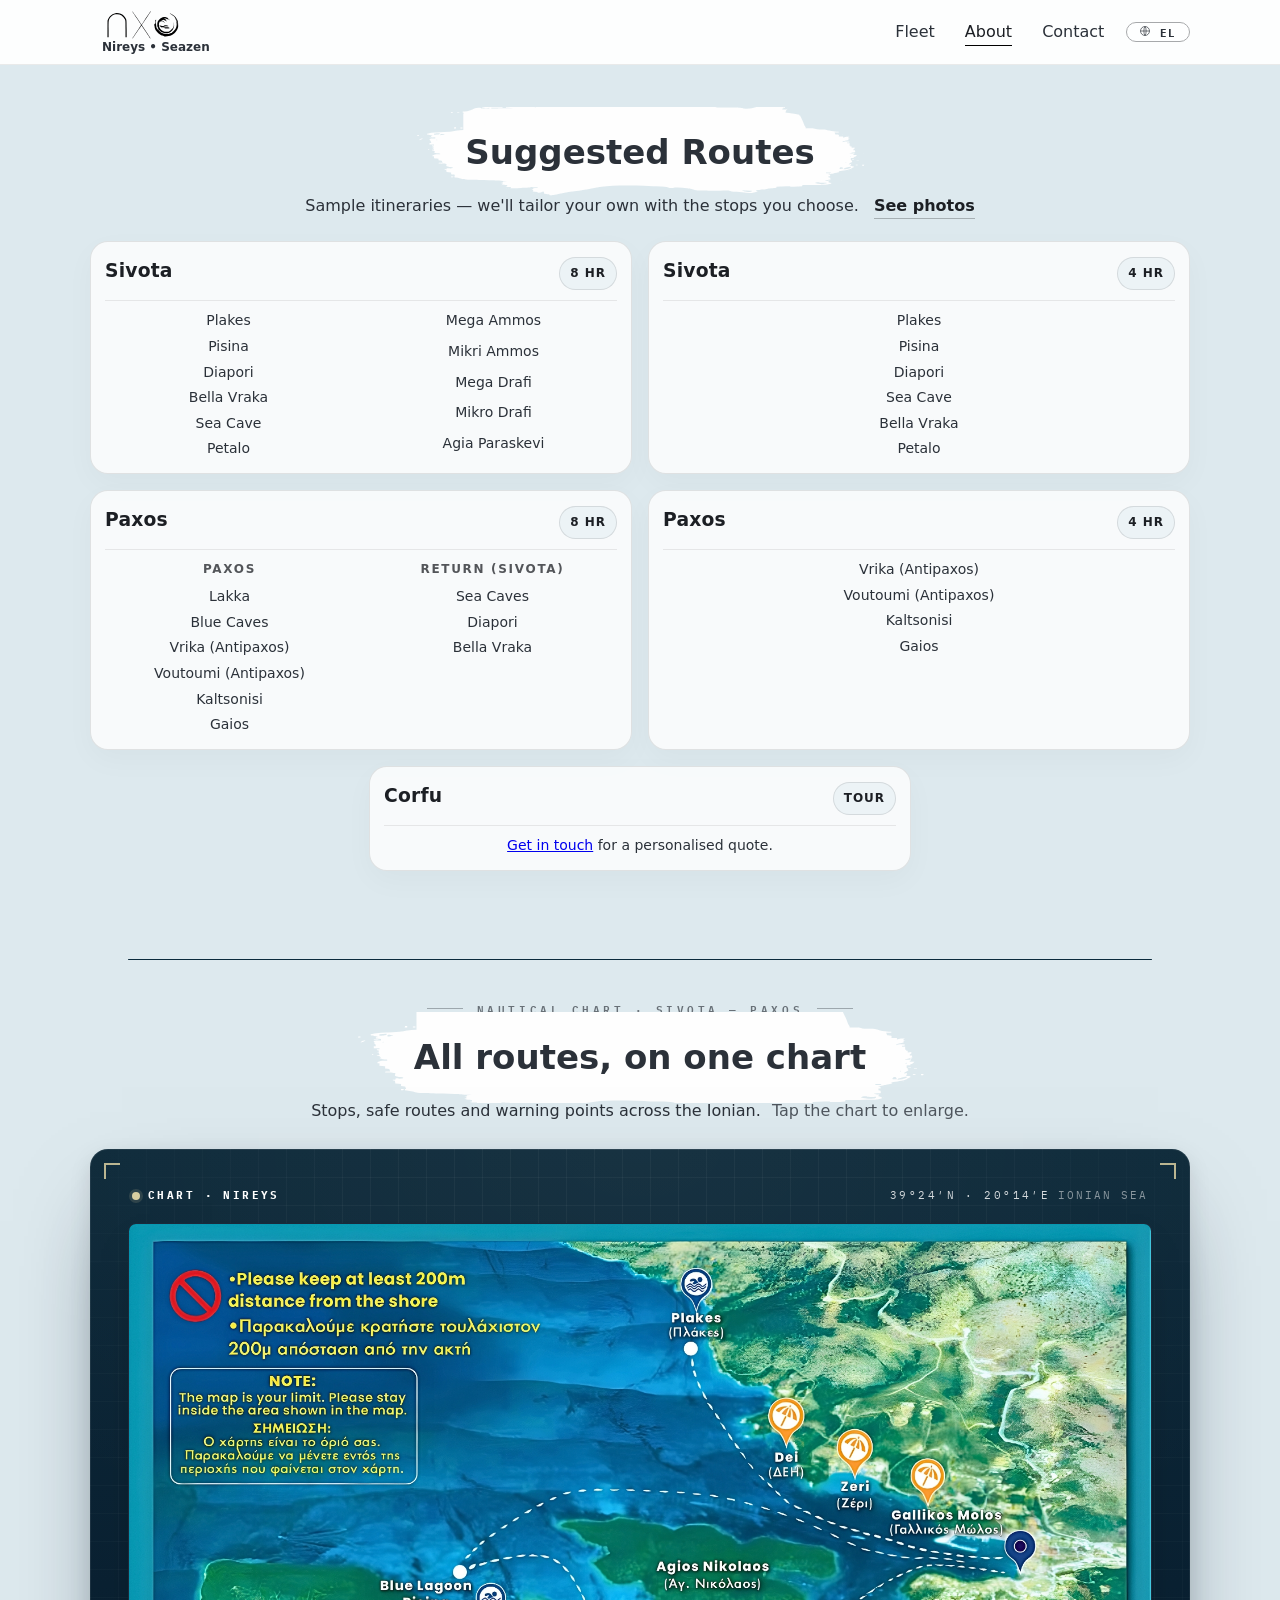
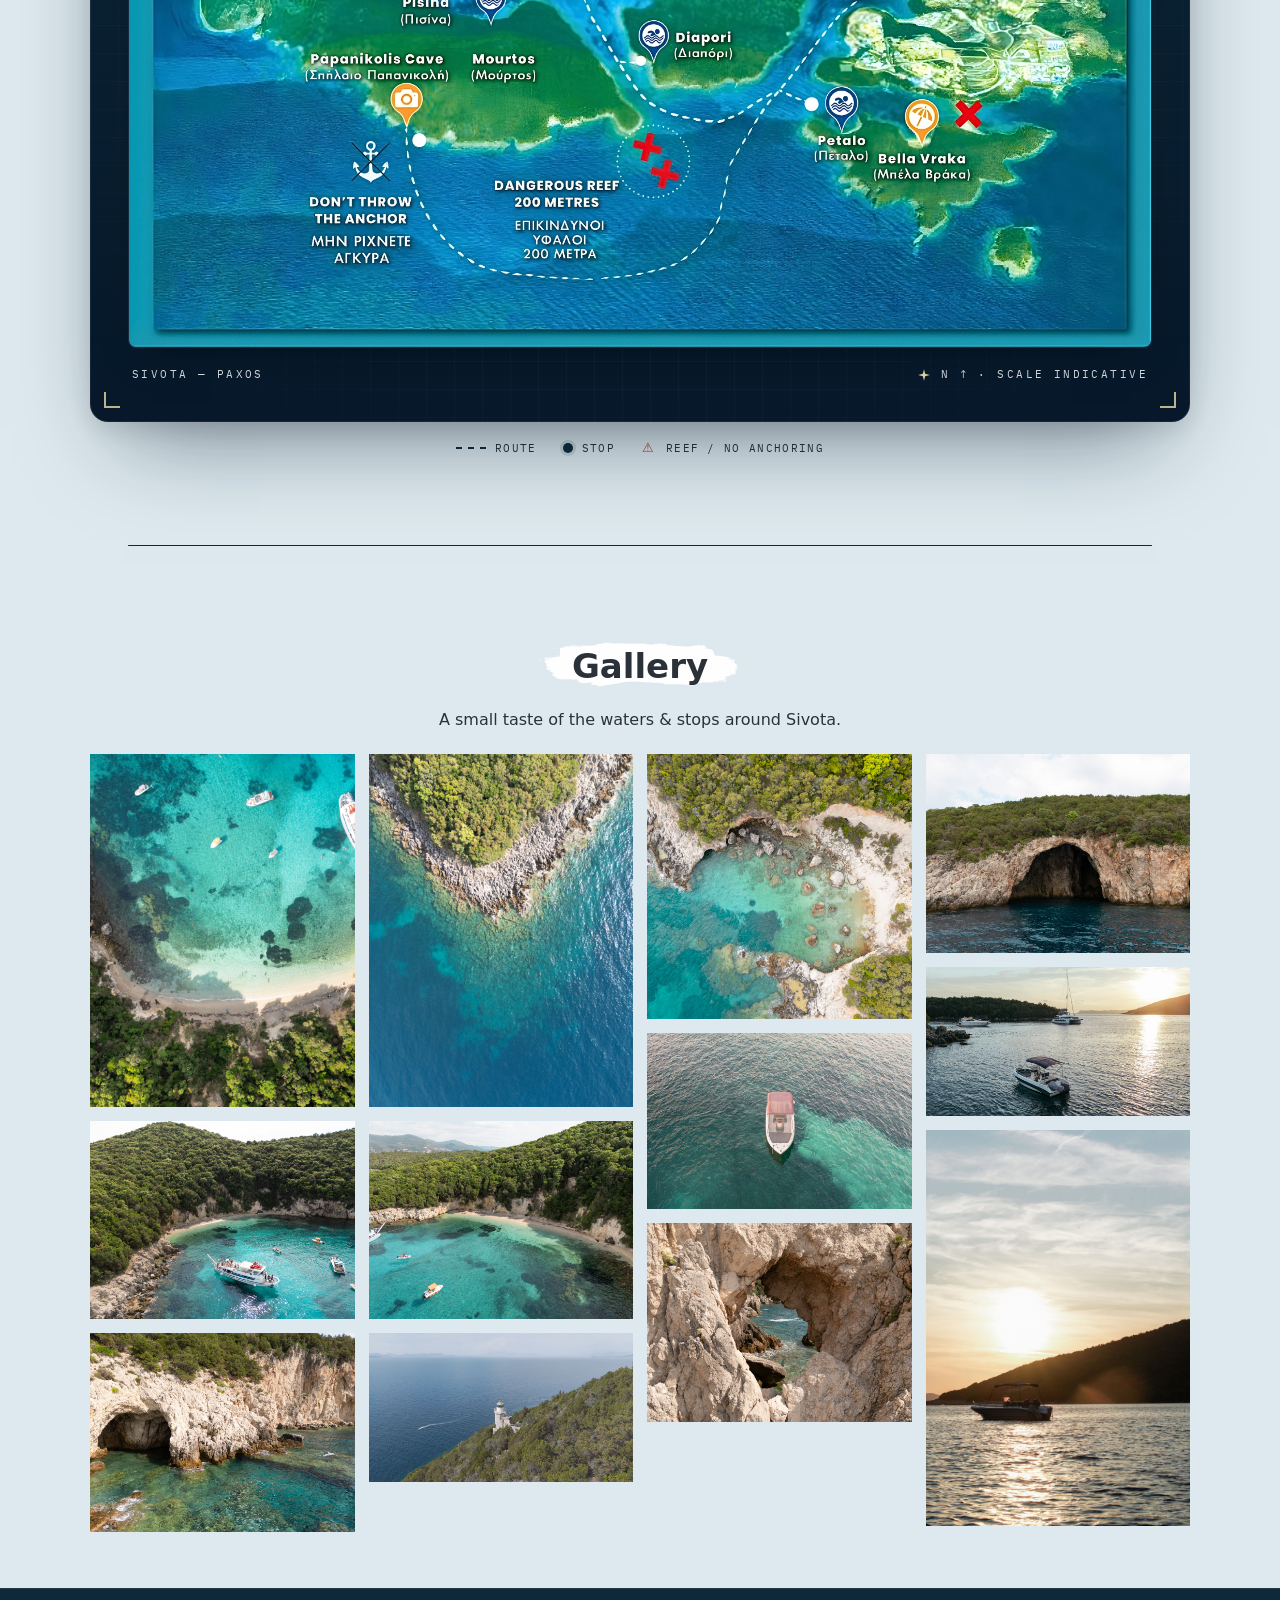
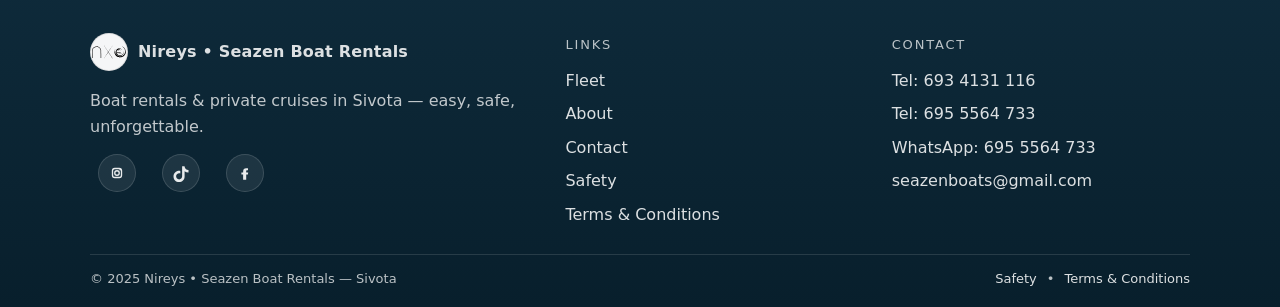
<file: about.en.html>
<!doctype html>
<html lang="en">
<head>
  <meta charset="utf-8"/>
  <meta name="viewport" content="width=device-width, initial-scale=1"/>
  <title>Sivota — Paxos Boat Routes &amp; Nautical Chart · Nireys • Seazen</title>
  <meta name="description" content="Suggested boat routes from Sivota to Paxos, Antipaxos &amp; Corfu. Stops, safe routes and an Ionian Sea chart — Nireys • Seazen Boat Rentals."/>
  <link rel="icon" href="assets/logo.svg"/>

  <!-- ===== SEO ===== -->
  <meta name="keywords" content="sivota paxos boat routes, sivota boat trip, paxos day trip from sivota, antipaxos boats, vrika, voutoumi, bella vraka, blue caves paxos, ionian sea map, boat rental sivota"/>
  <meta name="robots" content="index,follow,max-image-preview:large,max-snippet:-1"/>
  <meta name="author" content="Nireys • Seazen Boat Rentals"/>
  <meta name="theme-color" content="#0e2a3a"/>

  <meta name="geo.region" content="GR-46"/>
  <meta name="geo.placename" content="Sivota, Thesprotia"/>
  <meta name="geo.position" content="39.4067;20.2370"/>
  <meta name="ICBM" content="39.4067, 20.2370"/>

  <link rel="canonical" href="https://www.nireyssivota.com/about.en.html"/>
  <link rel="alternate" hreflang="el" href="https://www.nireyssivota.com/about.html"/>
  <link rel="alternate" hreflang="en" href="https://www.nireyssivota.com/about.en.html"/>
  <link rel="alternate" hreflang="x-default" href="https://www.nireyssivota.com/about.html"/>

  <meta property="og:site_name" content="Nireys • Seazen Boat Rentals"/>
  <meta property="og:type" content="website"/>
  <meta property="og:locale" content="en_US"/>
  <meta property="og:locale:alternate" content="el_GR"/>
  <meta property="og:title" content="Sivota — Paxos Boat Routes &amp; Nautical Chart · Nireys • Seazen"/>
  <meta property="og:description" content="Suggested boat routes from Sivota to Paxos &amp; Antipaxos. Stops, safe routes and a printable nautical chart."/>
  <meta property="og:url" content="https://www.nireyssivota.com/about.en.html"/>
  <meta property="og:image" content="https://www.nireyssivota.com/img/Sivota_Map_HR.jpg"/>
  <meta property="og:image:alt" content="Sivota — Paxos route nautical chart"/>

  <meta name="twitter:card" content="summary_large_image"/>
  <meta name="twitter:title" content="Sivota — Paxos Routes &amp; Chart · Nireys • Seazen"/>
  <meta name="twitter:description" content="Boat routes from Sivota with stops, safe routes &amp; an Ionian Sea chart."/>
  <meta name="twitter:image" content="https://www.nireyssivota.com/img/Sivota_Map_HR.jpg"/>

  <link rel="stylesheet" href="styles.css"/>

  <link rel="preconnect" href="https://fonts.googleapis.com">
  <link rel="preconnect" href="https://fonts.gstatic.com" crossorigin>
  <link rel="stylesheet" href="https://fonts.googleapis.com/css2?family=IBM+Plex+Mono:wght@400;600;700&display=swap">

  <style>
    /* ===== Utility: pages without hero (fixed header offset) ===== */
    .page-offset{
      padding-top: var(--header-h);
    }

    /* ===================== GALLERY (About) ===================== */
    .gallery-grid{
      columns: 4;
      column-gap: 14px;
    }

    .gallery-grid .g-item{
      width: 100%;
      display: block;
      margin: 0 0 14px;

      padding: 0;
      border: 0;
      background: transparent;

      overflow: hidden;
      cursor: zoom-in;

      -webkit-tap-highlight-color: transparent;
    }

    .gallery-grid .g-item:focus-visible{
      outline: 2px solid color-mix(in oklab, var(--navy), white 25%);
      outline-offset: 3px;
    }

    .gallery-grid img{
      width: 100%;
      height: auto;
      display: block;
    }

    @media (max-width: 900px){
      .gallery-grid{ columns: 2; column-gap: 10px; }
      .gallery-grid .g-item{ margin-bottom: 10px; }
    }
    @media (max-width: 480px){
      .gallery-grid{ column-gap: 8px; }
      .gallery-grid .g-item{ margin-bottom: 8px; }
    }

    /* ===================== LIGHTBOX (global, reusable) ===================== */
    .lb-backdrop{
      position:fixed; inset:0; z-index:2000;
      background: rgba(0,0,0,.88);
      display:flex; align-items:center; justify-content:center;
    }
    .lb-backdrop[hidden]{ display:none }

    .lb-dialog{ position:relative; width:min(92vw, 1100px); }

    .lb-figure{
      position:relative;
      background:#000;
      border-radius:12px;
      overflow:hidden;
      aspect-ratio: 16/10;
    }

    .lb-figure img{
      width:100%;
      height:100%;
      object-fit:contain;
      background:#000;
      display:block;
    }

    .lb-close, .lb-prev, .lb-next{
      position:absolute; top:50%; transform:translateY(-50%);
      width:44px; height:44px; border:none; border-radius:999px; cursor:pointer;
      display:grid; place-items:center; color:#fff; background: rgba(255,255,255,.18);
      box-shadow:0 6px 20px rgba(0,0,0,.35);
      backdrop-filter: blur(2px);
    }

    .lb-prev{ left:10px }
    .lb-next{ right:10px }

    .lb-close{
      top:10px; right:10px; transform:none;
      width:40px; height:40px;
    }

    .lb-close:hover, .lb-prev:hover, .lb-next:hover{
      background: rgba(255,255,255,.28);
    }

    @media (max-width:640px){
      .lb-dialog{ width:100vw }
      .lb-figure{ aspect-ratio:auto; height: 86svh }
    }

    .sub-link{
      display:inline-block;
      margin-left: 10px;
      font-weight: 800;
      color: var(--ink);
      text-decoration: none;
      border-bottom: 1px solid rgba(0,0,0,.25);
    }

    .sub-link:hover{
      border-bottom-color: rgba(0,0,0,.55);
    }

    /* ===================== CHART / NAUTICAL MAP ===================== */
    .chart-section{ padding-top: 8px; }

    .chart-kicker{
      font-family: "IBM Plex Mono", ui-monospace, SFMono-Regular, Menlo, Consolas, monospace;
      font-size: 11px;
      font-weight: 600;
      letter-spacing: .32em;
      text-transform: uppercase;
      color: var(--ink-soft);
      opacity: .65;
      text-align: center;
      margin: 0 0 8px;
      display: flex;
      align-items: center;
      justify-content: center;
      gap: 14px;
    }
    .chart-kicker::before,
    .chart-kicker::after{
      content: "";
      width: 36px;
      height: 1px;
      background: currentColor;
      opacity: .55;
    }

    .chart-section h2{ text-align: center; }
    .chart-section .sub{ text-align: center; }

    .chart-frame{
      position: relative;
      margin: 26px auto 18px;
      padding: 38px;
      background:
        radial-gradient(120% 90% at 50% 0%, rgba(255,255,255,.04), transparent 60%),
        linear-gradient(180deg, #0e2a3a, #06182a);
      border-radius: 18px;
      box-shadow:
        0 40px 90px -32px rgba(8, 24, 42, .55),
        0 8px 22px rgba(0, 0, 0, .10),
        inset 0 0 0 1px rgba(255, 255, 255, .06);
      overflow: hidden;
    }

    .chart-frame::before{
      content: "";
      position: absolute; inset: 0;
      background-image:
        linear-gradient(rgba(255,255,255,.04) 1px, transparent 1px),
        linear-gradient(90deg, rgba(255,255,255,.04) 1px, transparent 1px);
      background-size: 28px 28px;
      mask-image: radial-gradient(ellipse at 50% 40%, #000 55%, transparent 92%);
      -webkit-mask-image: radial-gradient(ellipse at 50% 40%, #000 55%, transparent 92%);
      pointer-events: none;
    }

    .chart-corner{
      position: absolute;
      width: 16px; height: 16px;
      border-color: rgba(217, 206, 160, .85);
      border-style: solid;
      border-width: 0;
      pointer-events: none;
      z-index: 3;
    }
    .chart-corner--tl{ top: 14px; left: 14px;  border-left-width: 2px; border-top-width: 2px; }
    .chart-corner--tr{ top: 14px; right: 14px; border-right-width: 2px; border-top-width: 2px; }
    .chart-corner--bl{ bottom: 14px; left: 14px;  border-left-width: 2px; border-bottom-width: 2px; }
    .chart-corner--br{ bottom: 14px; right: 14px; border-right-width: 2px; border-bottom-width: 2px; }

    .chart-bar{
      position: relative;
      z-index: 2;
      display: flex;
      align-items: center;
      justify-content: space-between;
      gap: 16px;
      color: rgba(255, 255, 255, .82);
      font-family: "IBM Plex Mono", ui-monospace, SFMono-Regular, Menlo, Consolas, monospace;
      font-size: 11px;
      letter-spacing: .22em;
      text-transform: uppercase;
    }
    .chart-bar--top{ margin: 0 4px 18px; }
    .chart-bar--bot{ margin: 18px 4px 0; }

    .chart-tag{
      display: inline-flex;
      align-items: center;
      gap: 8px;
      white-space: nowrap;
    }
    .chart-tag__dot{
      width: 8px; height: 8px;
      border-radius: 999px;
      background: #d9cea0;
      box-shadow: 0 0 0 3px rgba(217, 206, 160, .15);
    }
    .chart-tag--strong{ color: #fff; font-weight: 700; }
    .chart-tag__sub{
      color: rgba(255,255,255,.5);
      font-weight: 400;
      letter-spacing: .18em;
    }

    .chart-compass{
      display: inline-flex;
      align-items: center;
      justify-content: center;
      width: 18px; height: 18px;
      color: #d9cea0;
    }

    .chart-image{
      position: relative;
      z-index: 1;
      display: block;
      width: 100%;
      margin: 0;
      padding: 0;
      background: #07182a;
      border: 1px solid rgba(255, 255, 255, .08);
      border-radius: 8px;
      overflow: hidden;
      cursor: zoom-in;
      -webkit-tap-highlight-color: transparent;
      box-shadow:
        inset 0 0 0 1px rgba(0, 0, 0, .35),
        0 18px 40px -22px rgba(0, 0, 0, .55);
    }

    .chart-image img{
      display: block;
      width: 100%;
      height: auto;
      transition: transform .7s cubic-bezier(.2, .7, .2, 1);
    }

    .chart-image:hover img,
    .chart-image:focus-visible img{ transform: scale(1.018); }

    .chart-image:focus-visible{
      outline: 2px solid color-mix(in oklab, var(--wheat), white 20%);
      outline-offset: 4px;
    }

    .chart-zoom{
      position: absolute;
      bottom: 14px; right: 14px;
      display: inline-flex;
      align-items: center;
      gap: 8px;
      padding: 9px 13px;
      border-radius: 999px;
      background: rgba(7, 24, 42, .82);
      color: #fff;
      font-family: "IBM Plex Mono", ui-monospace, SFMono-Regular, Menlo, Consolas, monospace;
      font-size: 10px;
      font-weight: 600;
      letter-spacing: .22em;
      text-transform: uppercase;
      backdrop-filter: blur(6px);
      -webkit-backdrop-filter: blur(6px);
      border: 1px solid rgba(217, 206, 160, .35);
      opacity: 0;
      transform: translateY(6px);
      transition: opacity .25s ease, transform .25s ease;
      pointer-events: none;
    }
    .chart-zoom svg{ width: 12px; height: 12px; }
    .chart-image:hover .chart-zoom,
    .chart-image:focus-visible .chart-zoom{
      opacity: 1;
      transform: translateY(0);
    }
    @media (hover: none){
      .chart-zoom{ opacity: 1; transform: none; }
    }

    .chart-legend{
      list-style: none;
      display: flex;
      flex-wrap: wrap;
      justify-content: center;
      gap: 10px 26px;
      margin: 14px auto 0;
      padding: 0;
      font-family: "IBM Plex Mono", ui-monospace, SFMono-Regular, Menlo, Consolas, monospace;
      font-size: 11px;
      letter-spacing: .12em;
      text-transform: uppercase;
      color: var(--ink-soft);
    }
    .chart-legend li{
      display: inline-flex;
      align-items: center;
      gap: 9px;
    }
    .chart-legend__line{
      display: inline-block;
      width: 30px; height: 2px;
      background-image: linear-gradient(90deg, var(--navy) 0 6px, transparent 6px 12px);
      background-size: 12px 2px;
      background-repeat: repeat-x;
    }
    .chart-legend__pin{
      width: 10px; height: 10px; border-radius: 999px;
      background: var(--navy);
      box-shadow: 0 0 0 3px rgba(14, 42, 58, .12);
    }
    .chart-legend__warn{
      width: 16px; height: 16px;
      display: inline-flex; align-items: center; justify-content: center;
      color: #b1442b;
      font-size: 13px;
    }

    @media (max-width: 720px){
      .chart-frame{ padding: 26px 18px; border-radius: 16px; }
      .chart-bar{ font-size: 10px; letter-spacing: .18em; }
      .chart-bar--top, .chart-bar--bot{ margin-left: 0; margin-right: 0; }
      .chart-corner{ width: 12px; height: 12px; }
      .chart-corner--tl, .chart-corner--tr{ top: 10px; }
      .chart-corner--bl, .chart-corner--br{ bottom: 10px; }
      .chart-corner--tl, .chart-corner--bl{ left: 10px; }
      .chart-corner--tr, .chart-corner--br{ right: 10px; }
      .chart-tag__sub{ display: none; }
    }
    @media (max-width: 480px){
      .chart-bar{ flex-direction: column; align-items: flex-start; gap: 6px; letter-spacing: .14em; }
      .chart-bar--top .chart-tag:last-child,
      .chart-bar--bot .chart-tag:last-child{ align-self: flex-end; }
      .chart-zoom{ font-size: 9px; padding: 7px 10px; }
      .chart-legend{ font-size: 10px; gap: 8px 18px; }
    }

  </style>

  <!-- ===== Structured Data: Breadcrumbs + Tourist Trips ===== -->
  <script type="application/ld+json">
  {
    "@context": "https://schema.org",
    "@graph": [
      {
        "@type": "BreadcrumbList",
        "itemListElement": [
          {"@type": "ListItem", "position": 1, "name": "Home", "item": "https://www.nireyssivota.com/index.en.html"},
          {"@type": "ListItem", "position": 2, "name": "Routes & Chart", "item": "https://www.nireyssivota.com/about.en.html"}
        ]
      },
      {
        "@type": "TouristTrip",
        "name": "Sivota — 8-hour boat route",
        "description": "Plakes, Pisina, Diapori, Bella Vraka, Sea Cave, Petalo, Mega Ammos, Mikri Ammos, Mega Drafi, Mikro Drafi, Agia Paraskevi.",
        "touristType": "Boat day-trip",
        "itinerary": {
          "@type": "ItemList",
          "itemListElement": [
            {"@type": "ListItem", "position": 1, "name": "Plakes"},
            {"@type": "ListItem", "position": 2, "name": "Pisina"},
            {"@type": "ListItem", "position": 3, "name": "Diapori"},
            {"@type": "ListItem", "position": 4, "name": "Bella Vraka"},
            {"@type": "ListItem", "position": 5, "name": "Sea Cave"},
            {"@type": "ListItem", "position": 6, "name": "Petalo"},
            {"@type": "ListItem", "position": 7, "name": "Mega Ammos"},
            {"@type": "ListItem", "position": 8, "name": "Mikri Ammos"},
            {"@type": "ListItem", "position": 9, "name": "Mega Drafi"},
            {"@type": "ListItem", "position": 10, "name": "Mikro Drafi"},
            {"@type": "ListItem", "position": 11, "name": "Agia Paraskevi"}
          ]
        },
        "provider": {"@id": "https://www.nireyssivota.com/#business"}
      },
      {
        "@type": "TouristTrip",
        "name": "Paxos — Antipaxos, 8-hour boat route",
        "description": "Lakka, Blue Caves, Vrika (Antipaxos), Voutoumi (Antipaxos), Kaltsonisi, Gaios.",
        "touristType": "Boat day-trip",
        "itinerary": {
          "@type": "ItemList",
          "itemListElement": [
            {"@type": "ListItem", "position": 1, "name": "Lakka"},
            {"@type": "ListItem", "position": 2, "name": "Blue Caves"},
            {"@type": "ListItem", "position": 3, "name": "Vrika (Antipaxos)"},
            {"@type": "ListItem", "position": 4, "name": "Voutoumi (Antipaxos)"},
            {"@type": "ListItem", "position": 5, "name": "Kaltsonisi"},
            {"@type": "ListItem", "position": 6, "name": "Gaios"}
          ]
        },
        "provider": {"@id": "https://www.nireyssivota.com/#business"}
      }
    ]
  }
  </script>
</head>

<body>

  <!-- ===== Header ===== -->
  <header class="site-header">
    <div class="container nav" id="nav">
      <a href="index.en.html" class="brand">
        <img src="assets/logo.svg" alt="Nireys • Seazen logo" class="brand-logo"/>
        <div class="brand-title">Nireys • Seazen</div>
      </a>
      <button class="mobile-toggle" aria-label="Menu">☰</button>
      <ul>
        <li><a href="fleet.en.html">Fleet</a></li>
        <li><a href="about.en.html" aria-current="page">About</a></li>
        <li><a href="contact.en.html">Contact</a></li>
      </ul>
      <a class="lang-toggle" href="about.html" hreflang="el" aria-label="Μετάβαση στα ελληνικά">
        <svg class="lang-toggle__globe" viewBox="0 0 24 24" aria-hidden="true">
          <circle cx="12" cy="12" r="9" fill="none" stroke="currentColor" stroke-width="1.6"/>
          <path d="M3 12h18M12 3c3 3 3 15 0 18M12 3c-3 3-3 15 0 18" fill="none" stroke="currentColor" stroke-width="1.6"/>
        </svg>
        EL
      </a>
    </div>
  </header>

  <main class="page page-offset">


    <section class="section routes" aria-labelledby="routes-title">
      <div class="container">
        <h2 id="routes-title">Suggested Routes</h2>
        <p class="sub">
          Sample itineraries — we'll tailor your own with the stops you choose.
          <a class="sub-link" href="#gallery">See photos</a>
        </p>


        <div class="route-grid">

          <!-- Sivota 8h -->
          <article class="route-card">
            <header class="route-head">
              <h3>Sivota</h3>
              <span class="route-badge">8 hr</span>
            </header>

            <div class="route-cols" aria-label="Stops">
              <div class="route-col">
                <div class="route-item">Plakes</div>
                <div class="route-item">Pisina</div>
                <div class="route-item">Diapori</div>
                <div class="route-item">Bella Vraka</div>
                <div class="route-item">Sea Cave</div>
                <div class="route-item">Petalo</div>
              </div>
              <div class="route-col">
                <div class="route-item">Mega Ammos</div>
                <div class="route-item">Mikri Ammos</div>
                <div class="route-item">Mega Drafi</div>
                <div class="route-item">Mikro Drafi</div>
                <div class="route-item">Agia Paraskevi</div>
              </div>
            </div>
          </article>

          <!-- Sivota 4h -->
          <article class="route-card">
            <header class="route-head">
              <h3>Sivota</h3>
              <span class="route-badge">4 hr</span>
            </header>

            <div class="route-cols single" aria-label="Stops">
              <div class="route-col">
                <div class="route-item">Plakes</div>
                <div class="route-item">Pisina</div>
                <div class="route-item">Diapori</div>
                <div class="route-item">Sea Cave</div>
                <div class="route-item">Bella Vraka</div>
                <div class="route-item">Petalo</div>
              </div>
            </div>
          </article>

          <!-- Paxos 8h -->
          <article class="route-card">
            <header class="route-head">
              <h3>Paxos</h3>
              <span class="route-badge">8 hr</span>
            </header>

            <div class="route-split">
              <div>
                <div class="route-kicker">Paxos</div>
                <div class="route-cols single">
                  <div class="route-col">
                    <div class="route-item">Lakka</div>
                    <div class="route-item">Blue Caves</div>
                    <div class="route-item">Vrika (Antipaxos)</div>
                    <div class="route-item">Voutoumi (Antipaxos)</div>
                    <div class="route-item">Kaltsonisi</div>
                    <div class="route-item">Gaios</div>
                  </div>
                </div>
              </div>

              <div>
                <div class="route-kicker">Return (Sivota)</div>
                <div class="route-cols single">
                  <div class="route-col">
                    <div class="route-item">Sea Caves</div>
                    <div class="route-item">Diapori</div>
                    <div class="route-item">Bella Vraka</div>
                  </div>
                </div>
              </div>
            </div>
          </article>

          <!-- Paxos 4h -->
          <article class="route-card">
            <header class="route-head">
              <h3>Paxos</h3>
              <span class="route-badge">4 hr</span>
            </header>

            <div class="route-cols single" aria-label="Stops">
              <div class="route-col">
                <div class="route-item">Vrika (Antipaxos)</div>
                <div class="route-item">Voutoumi (Antipaxos)</div>
                <div class="route-item">Kaltsonisi</div>
                <div class="route-item">Gaios</div>
              </div>
            </div>
          </article>

          <!-- Corfu Tour -->
          <article class="route-card route-card--center">
            <header class="route-head">
              <h3>Corfu</h3>
              <span class="route-badge">Tour</span>
            </header>

            <div class="route-cols single" aria-label="Information">
              <div class="route-col">
                <div class="route-item">
                  <a href="contact.en.html">Get in touch</a> for a personalised quote.
                </div>
              </div>
            </div>
          </article>

        </div>
      </div>
    </section>




    <!-- Separator -->
    <div class="separator"></div>

    <!-- ===== Nautical Chart / Map ===== -->
    <section class="section chart-section" aria-labelledby="chart-title">
      <div class="container">
        <p class="chart-kicker">Nautical Chart · Sivota — Paxos</p>
        <h2 id="chart-title">All routes, on one chart</h2>
        <p class="sub">
          Stops, safe routes and warning points across the Ionian.
          <span style="display:inline-block; margin-left:6px; opacity:.8;">Tap the chart to enlarge.</span>
        </p>

        <figure class="chart-frame" id="chartFrame">
          <span class="chart-corner chart-corner--tl" aria-hidden="true"></span>
          <span class="chart-corner chart-corner--tr" aria-hidden="true"></span>
          <span class="chart-corner chart-corner--bl" aria-hidden="true"></span>
          <span class="chart-corner chart-corner--br" aria-hidden="true"></span>

          <div class="chart-bar chart-bar--top">
            <span class="chart-tag chart-tag--strong">
              <span class="chart-tag__dot" aria-hidden="true"></span>
              Chart · Nireys
            </span>
            <span class="chart-tag">
              39°24′N · 20°14′E
              <span class="chart-tag__sub">Ionian Sea</span>
            </span>
          </div>

          <button class="chart-image" type="button" id="chartOpen" aria-label="Open enlarged chart">
            <img src="img/Sivota_Map_HR.jpg"
                 alt="Sivota — Paxos route chart with stops and safety points"
                 loading="lazy" decoding="async">
            <span class="chart-zoom" aria-hidden="true">
              <svg viewBox="0 0 24 24" aria-hidden="true">
                <circle cx="11" cy="11" r="6.5" fill="none" stroke="currentColor" stroke-width="2"/>
                <path d="M16 16l5 5" fill="none" stroke="currentColor" stroke-width="2" stroke-linecap="round"/>
                <path d="M8 11h6M11 8v6" stroke="currentColor" stroke-width="1.6" stroke-linecap="round"/>
              </svg>
              Enlarge
            </span>
          </button>

          <div class="chart-bar chart-bar--bot">
            <span class="chart-tag">Sivota — Paxos</span>
            <span class="chart-tag">
              <span class="chart-compass" aria-hidden="true">
                <svg viewBox="0 0 24 24" width="14" height="14">
                  <path d="M12 2 14 10 22 12 14 14 12 22 10 14 2 12 10 10z" fill="currentColor"/>
                </svg>
              </span>
              N ↑ · Scale Indicative
            </span>
          </div>
        </figure>

        <ul class="chart-legend" aria-label="Chart legend">
          <li><span class="chart-legend__line" aria-hidden="true"></span> Route</li>
          <li><span class="chart-legend__pin" aria-hidden="true"></span> Stop</li>
          <li><span class="chart-legend__warn" aria-hidden="true">⚠</span> Reef / No anchoring</li>
        </ul>
      </div>
    </section>

    <div class="separator"></div>

    <section class="section gallery" aria-labelledby="gallery-title" id="gallery">
      <div class="container">
        <h2 id="gallery-title">Gallery</h2>
        <p class="sub">A small taste of the waters &amp; stops around Sivota.</p>

        <div class="gallery-grid" data-lightbox="gallery">
          <button class="g-item" type="button">
            <img src="img/sivota/sivota (1).jpg" alt="Sivota — photo 1" loading="lazy" decoding="async">
          </button>
          <button class="g-item" type="button">
            <img src="img/sivota/sivota (2).jpg" alt="Sivota — photo 2" loading="lazy" decoding="async">
          </button>
          <button class="g-item" type="button">
            <img src="img/sivota/sivota (3).jpg" alt="Sivota — photo 3" loading="lazy" decoding="async">
          </button>
          <button class="g-item" type="button">
            <img src="img/sivota/sivota (4).jpg" alt="Sivota — photo 4" loading="lazy" decoding="async">
          </button>
          <button class="g-item" type="button">
            <img src="img/sivota/sivota (5).jpg" alt="Sivota — photo 5" loading="lazy" decoding="async">
          </button>
          <button class="g-item" type="button">
            <img src="img/sivota/sivota (6).jpg" alt="Sivota — photo 6" loading="lazy" decoding="async">
          </button>
          <button class="g-item" type="button">
            <img src="img/sivota/sivota (7).jpg" alt="Sivota — photo 7" loading="lazy" decoding="async">
          </button>
          <button class="g-item" type="button">
            <img src="img/sivota/sivota (8).jpg" alt="Sivota — photo 8" loading="lazy" decoding="async">
          </button>
          <button class="g-item" type="button">
            <img src="img/sivota/sivota (9).jpg" alt="Sivota — photo 9" loading="lazy" decoding="async">
          </button>
          <button class="g-item" type="button">
            <img src="img/sivota/sivota (10).jpg" alt="Sivota — photo 10" loading="lazy" decoding="async">
          </button>
          <button class="g-item" type="button">
            <img src="img/sivota/sivota (11).jpg" alt="Sivota — photo 11" loading="lazy" decoding="async">
          </button>
          <button class="g-item" type="button">
            <img src="img/sivota/sivota (12).jpg" alt="Sivota — photo 12" loading="lazy" decoding="async">
          </button>
        </div>

      </div>
    </section>

  </main>

  <footer class="footer" aria-label="Footer">
    <div class="container">

      <div class="footer-inner">

        <!-- Brand / short intro -->
        <div class="footer-col footer-col--brand">
          <a class="footer-logo" href="index.en.html" aria-label="Nireys • Seazen Boat Rentals (About)">
            <img src="assets/logo.svg" alt="Nireys • Seazen logo">
            <span>Nireys • Seazen Boat Rentals</span>
          </a>

          <p class="footer-tagline">
            Boat rentals &amp; private cruises in Sivota — easy, safe, unforgettable.
          </p>

          <div class="socials" aria-label="Social media">
            <a href="https://www.instagram.com/seazenboats?igsh=MXNxYzJ4a2Ezd3Y5dg==" target="_blank" rel="noopener" aria-label="Instagram">
              <svg viewBox="0 0 24 24" fill="none" aria-hidden="true">
                <rect x="6" y="6" width="12" height="12" rx="3" stroke="currentColor" stroke-width="1.8"/>
                <circle cx="12" cy="12" r="3" stroke="currentColor" stroke-width="1.8"/>
                <circle cx="16.2" cy="7.8" r="1" fill="currentColor"/>
              </svg>
            </a>

            <a href="https://www.tiktok.com/@seazenboats?_t=8lZWLbHML3J&_r=1" target="_blank" rel="noopener" aria-label="TikTok">
              <svg viewBox="0 0 24 24" aria-hidden="true">
                <path fill="currentColor" d="M16.7 3c.4 3 2.2 4.8 5.3 5.1v3.2c-1.9.1-3.6-.5-5.2-1.7v7.3c0 4.1-3.3 7.1-7.4 7.1-4.3 0-7.4-3.4-7.4-7.5 0-4.1 3.2-7.5 7.6-7.5.5 0 1 .1 1.5.2v3.5c-.5-.2-1-.4-1.6-.4-2.2 0-4 1.8-4 4.1s1.8 4.1 4 4.1c2.3 0 3.9-1.5 4-4.1V3h3.2Z"/>
              </svg>
            </a>

            <a href="https://www.facebook.com/nireysyachting" target="_blank" rel="noopener" aria-label="Facebook">
              <svg viewBox="0 0 24 24" aria-hidden="true">
                <path fill="currentColor" d="M13.6 21v-7h2.3l.4-2.7h-2.7V9.6c0-.8.2-1.3 1.3-1.3H16V5.9c-.2 0-1.3-.1-2.5-.1-2.4 0-4 1.5-4 4.2v1.3H7.2V14h2.3v7h4.1Z"/>
              </svg>
            </a>
          </div>
        </div>

        <!-- Links -->
        <nav class="footer-col footer-col--links" aria-label="Quick links">
          <div class="footer-title">Links</div>
          <ul class="footer-list">
            <li><a href="fleet.en.html">Fleet</a></li>
            <li><a href="about.en.html">About</a></li>
            <li><a href="contact.en.html">Contact</a></li>
            <li><a href="safety.en.html">Safety</a></li>
            <li><a href="terms.en.html">Terms &amp; Conditions</a></li>
          </ul>
        </nav>

        <!-- Contact -->
        <div class="footer-col footer-col--contact">
          <div class="footer-title">Contact</div>
          <ul class="footer-list">
            <li><a href="tel:+306934131116">Tel: 693 4131 116</a></li>
            <li><a href="tel:+306955564733">Tel: 695 5564 733</a></li>
            <li><a href="https://wa.me/306955564733" target="_blank" rel="noopener">WhatsApp: <span style="white-space:nowrap">695 5564 733</span></a></li>
            <li><a href="mailto:seazenboats@gmail.com">seazenboats@gmail.com</a></li>
          </ul>
        </div>

      </div>

      <div class="footer-bottom">
        <div>© 2025 Nireys • Seazen Boat Rentals — Sivota</div>
        <div class="footer-legal">
          <a href="safety.en.html">Safety</a>
          <span aria-hidden="true">•</span>
          <a href="terms.en.html">Terms &amp; Conditions</a>
        </div>
      </div>

    </div>
  </footer>

  <script src="scripts/scripts.js"></script>
  <script>
    (function(){
      var btn = document.getElementById('chartOpen');
      if (!btn) return;
      btn.addEventListener('click', function(){
        var img = btn.querySelector('img');
        if (!img) return;
        var open = window.Nireus && window.Nireus.openLightbox;
        if (typeof open === 'function'){
          open([{ src: img.currentSrc || img.src, alt: img.alt || '' }], 0);
        } else {
          window.open(img.currentSrc || img.src, '_blank', 'noopener');
        }
      });
    })();
  </script>
</body>
</html>
</file>
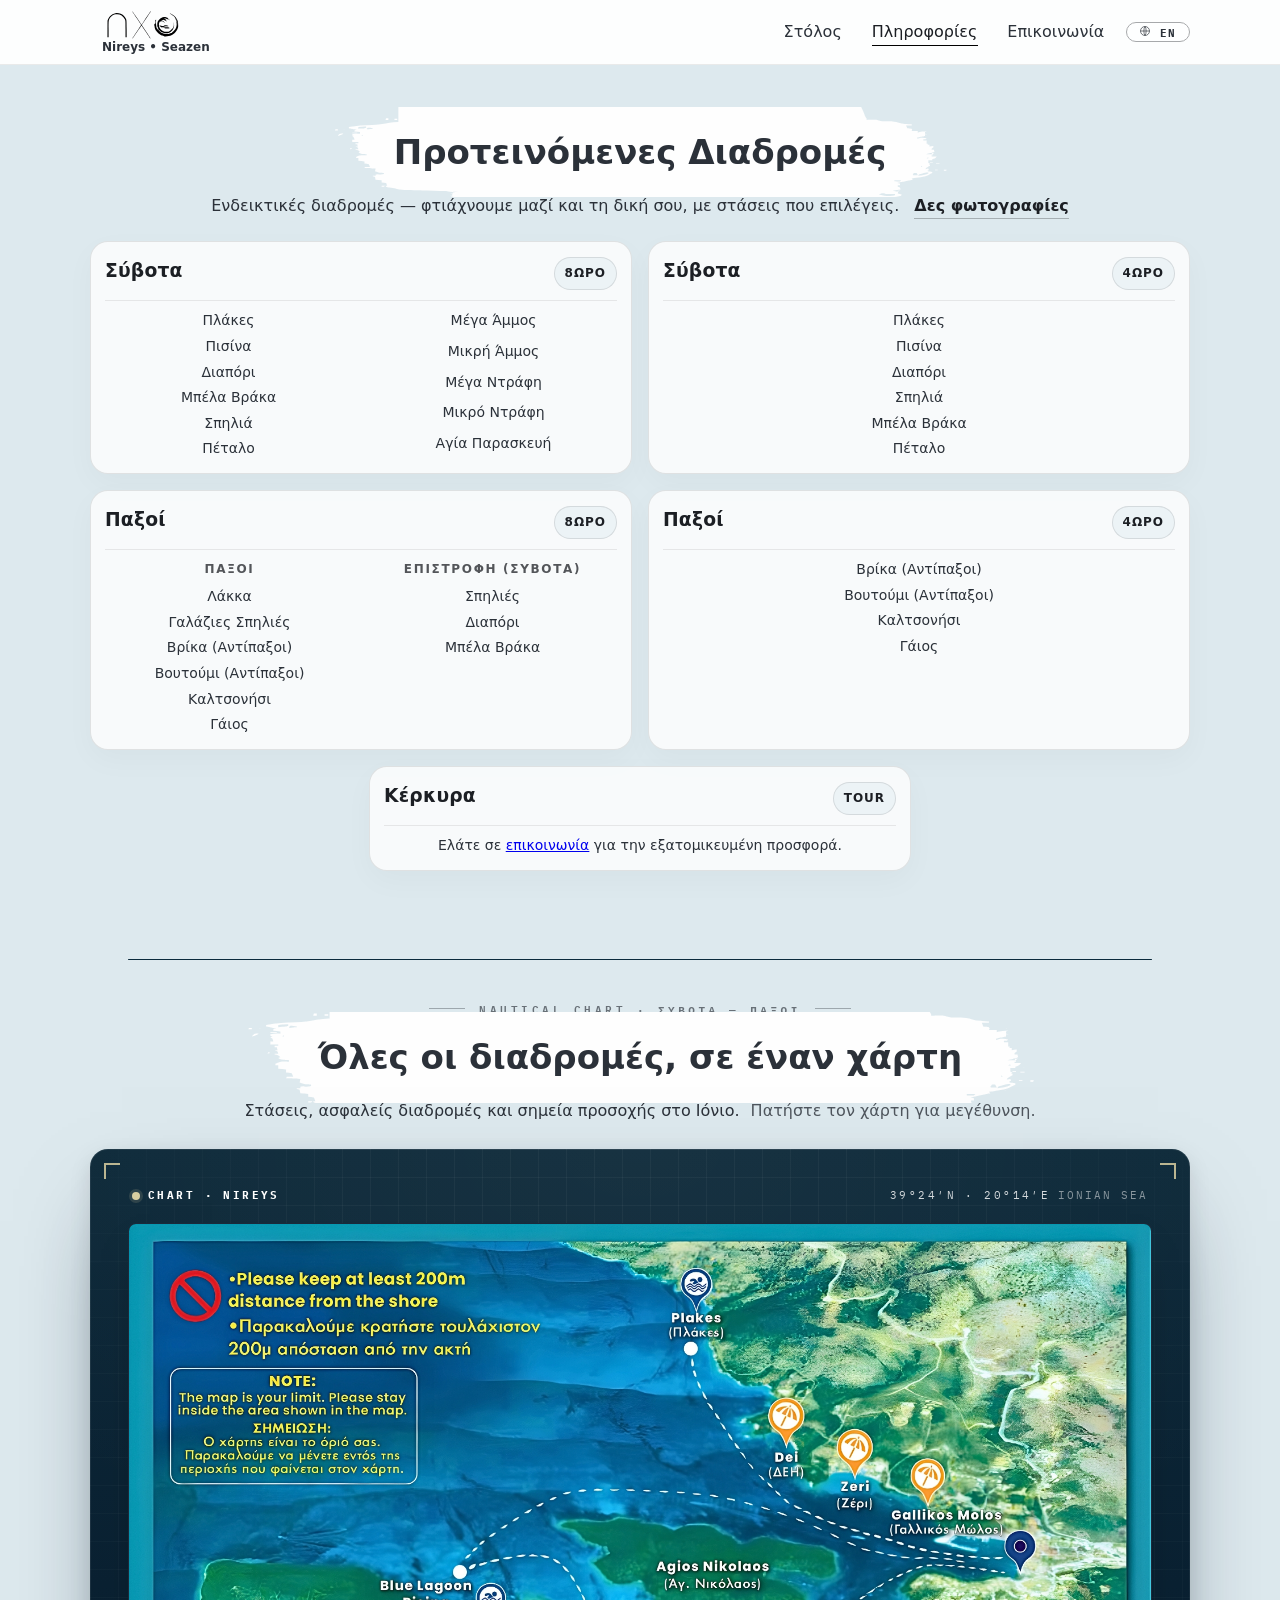
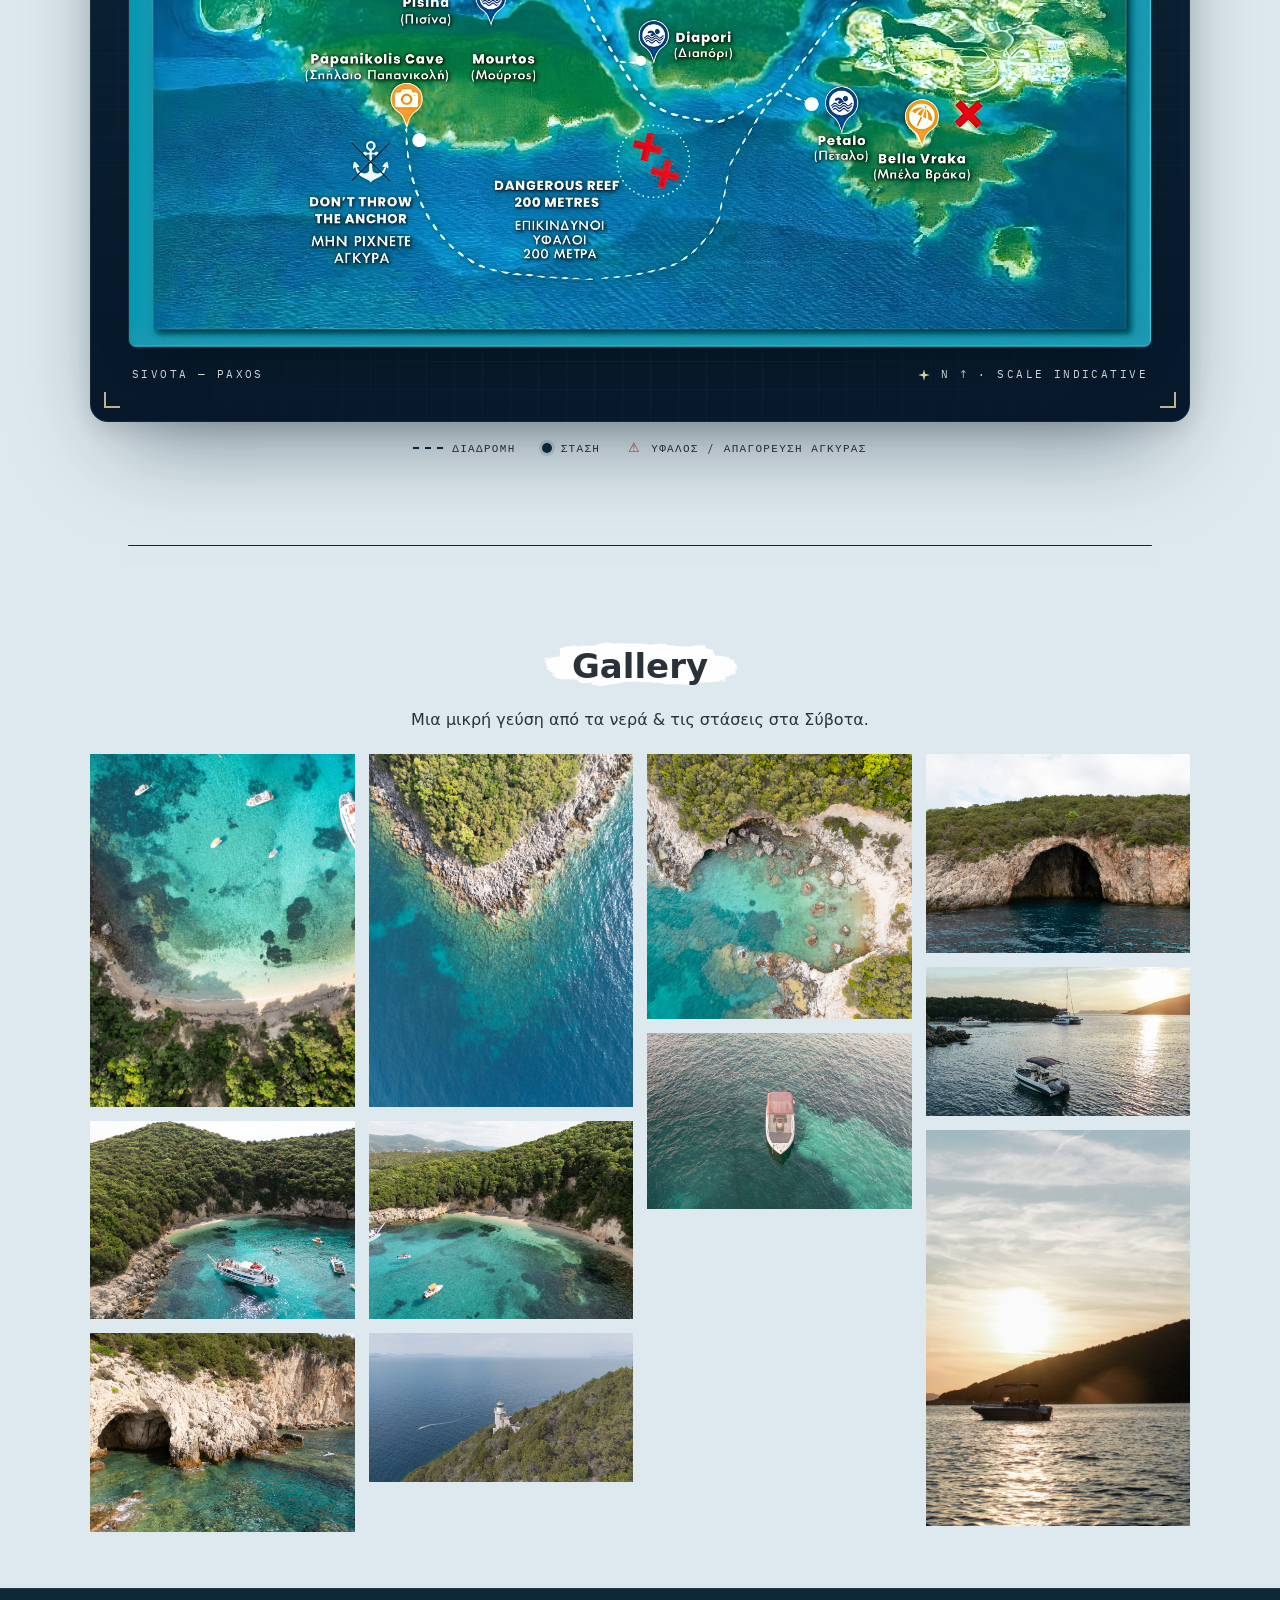
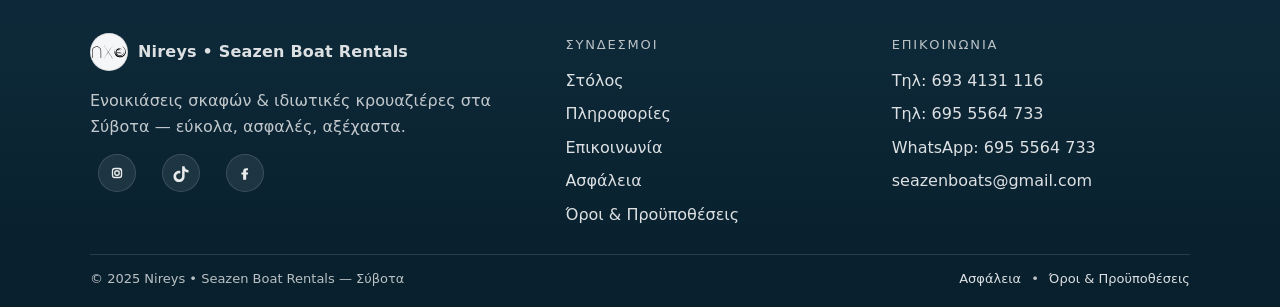
<file: about.html>
<!doctype html>
<html lang="el">
<head>
  <meta charset="utf-8"/>
  <meta name="viewport" content="width=device-width, initial-scale=1"/>
  <title>Διαδρομές &amp; Χάρτης Σύβοτα — Παξοί · Nireys • Seazen</title>
  <meta name="description" content="Προτεινόμενες διαδρομές με σκάφος από Σύβοτα προς Παξούς, Αντίπαξους & Κέρκυρα. Στάσεις, ασφαλείς διαδρομές, ναυτικός χάρτης Ιονίου."/>
  <link rel="icon" href="assets/logo.svg"/>

  <!-- ===== SEO ===== -->
  <meta name="keywords" content="διαδρομές σκάφους σύβοτα, χάρτης σύβοτα παξοί, βάρκες σύβοτα, ενοικίαση σκάφους σύβοτα, παξοί ξενάγηση, αντίπαξοι, βρίκα, βουτούμι, μπέλα βράκα, sivota paxos boat routes, ionian sea map"/>
  <meta name="robots" content="index,follow,max-image-preview:large,max-snippet:-1"/>
  <meta name="author" content="Nireys • Seazen Boat Rentals"/>
  <meta name="theme-color" content="#0e2a3a"/>

  <meta name="geo.region" content="GR-46"/>
  <meta name="geo.placename" content="Σύβοτα, Θεσπρωτία"/>
  <meta name="geo.position" content="39.4067;20.2370"/>
  <meta name="ICBM" content="39.4067, 20.2370"/>

  <link rel="canonical" href="https://www.nireyssivota.com/about.html"/>
  <link rel="alternate" hreflang="el" href="https://www.nireyssivota.com/about.html"/>
  <link rel="alternate" hreflang="en" href="https://www.nireyssivota.com/about.en.html"/>
  <link rel="alternate" hreflang="x-default" href="https://www.nireyssivota.com/about.html"/>

  <meta property="og:site_name" content="Nireys • Seazen Boat Rentals"/>
  <meta property="og:type" content="website"/>
  <meta property="og:locale" content="el_GR"/>
  <meta property="og:locale:alternate" content="en_US"/>
  <meta property="og:title" content="Διαδρομές &amp; Χάρτης Σύβοτα — Παξοί · Nireys • Seazen"/>
  <meta property="og:description" content="Προτεινόμενες διαδρομές με σκάφος από Σύβοτα προς Παξούς & Αντίπαξους. Στάσεις, ασφαλείς διαδρομές & ναυτικός χάρτης."/>
  <meta property="og:url" content="https://www.nireyssivota.com/about.html"/>
  <meta property="og:image" content="https://www.nireyssivota.com/img/Sivota_Map_HR.jpg"/>
  <meta property="og:image:alt" content="Ναυτικός χάρτης διαδρομών Σύβοτα — Παξοί"/>

  <meta name="twitter:card" content="summary_large_image"/>
  <meta name="twitter:title" content="Διαδρομές Σύβοτα — Παξοί · Nireys • Seazen"/>
  <meta name="twitter:description" content="Διαδρομές με σκάφος από Σύβοτα + ναυτικός χάρτης Ιονίου."/>
  <meta name="twitter:image" content="https://www.nireyssivota.com/img/Sivota_Map_HR.jpg"/>

  <link rel="stylesheet" href="styles.css"/>

  <link rel="preconnect" href="https://fonts.googleapis.com">
  <link rel="preconnect" href="https://fonts.gstatic.com" crossorigin>
  <link rel="stylesheet" href="https://fonts.googleapis.com/css2?family=IBM+Plex+Mono:wght@400;600;700&display=swap">

  <style>
    /* ===== Utility: pages without hero (fixed header offset) ===== */
    .page-offset{
      padding-top: var(--header-h);
    }

    /* ===================== GALLERY (About) ===================== */
    /* “Στήλες” (masonry-ish) με CSS columns: πιο σφιχτό από grid, χωρίς κενά */
    .gallery-grid{
      columns: 4;
      column-gap: 14px;
    }

    .gallery-grid .g-item{
      width: 100%;
      display: block;
      margin: 0 0 14px;

      padding: 0;
      border: 0;
      background: transparent;

      /* border-radius: 14px; */
      overflow: hidden;
      cursor: zoom-in;

      /* Καλύτερο tap highlight σε mobile */
      -webkit-tap-highlight-color: transparent;
    }

    .gallery-grid .g-item:focus-visible{
      outline: 2px solid color-mix(in oklab, var(--navy), white 25%);
      outline-offset: 3px;
    }

    .gallery-grid img{
      width: 100%;
      height: auto;          /* ΔΕΝ γίνεται crop – φαίνεται ολόκληρη */
      display: block;
    }

    /* Mobile: 2 στήλες + πιο “σφιχτό” */
    @media (max-width: 900px){
      .gallery-grid{ columns: 2; column-gap: 10px; }
      .gallery-grid .g-item{ margin-bottom: 10px; }
    }
    @media (max-width: 480px){
      .gallery-grid{ column-gap: 8px; }
      .gallery-grid .g-item{ margin-bottom: 8px; }
    }

    /* ===================== LIGHTBOX (global, reusable) ===================== */
    .lb-backdrop{
      position:fixed; inset:0; z-index:2000;
      background: rgba(0,0,0,.88);
      display:flex; align-items:center; justify-content:center;
    }
    .lb-backdrop[hidden]{ display:none }

    .lb-dialog{ position:relative; width:min(92vw, 1100px); }

    .lb-figure{
      position:relative;
      background:#000;
      border-radius:12px;
      overflow:hidden;
      aspect-ratio: 16/10;
    }

    .lb-figure img{
      width:100%;
      height:100%;
      object-fit:contain;
      background:#000;
      display:block;
    }

    .lb-close, .lb-prev, .lb-next{
      position:absolute; top:50%; transform:translateY(-50%);
      width:44px; height:44px; border:none; border-radius:999px; cursor:pointer;
      display:grid; place-items:center; color:#fff; background: rgba(255,255,255,.18);
      box-shadow:0 6px 20px rgba(0,0,0,.35);
      backdrop-filter: blur(2px);
    }

    .lb-prev{ left:10px }
    .lb-next{ right:10px }

    .lb-close{
      top:10px; right:10px; transform:none;
      width:40px; height:40px;
    }

    .lb-close:hover, .lb-prev:hover, .lb-next:hover{
      background: rgba(255,255,255,.28);
    }

    /* Mobile polish */
    @media (max-width:640px){
      .lb-dialog{ width:100vw }
      .lb-figure{ aspect-ratio:auto; height: 86svh }
    }

    /*  Δες φωτογραφιες link μονο */
    .sub-link{
      display:inline-block;
      margin-left: 10px;
      font-weight: 800;
      color: var(--ink);
      text-decoration: none;
      border-bottom: 1px solid rgba(0,0,0,.25);
    }

    .sub-link:hover{
      border-bottom-color: rgba(0,0,0,.55);
    }

    /* ===================== CHART / NAUTICAL MAP ===================== */
    .chart-section{ padding-top: 8px; }

    .chart-kicker{
      font-family: "IBM Plex Mono", ui-monospace, SFMono-Regular, Menlo, Consolas, monospace;
      font-size: 11px;
      font-weight: 600;
      letter-spacing: .32em;
      text-transform: uppercase;
      color: var(--ink-soft);
      opacity: .65;
      text-align: center;
      margin: 0 0 8px;
      display: flex;
      align-items: center;
      justify-content: center;
      gap: 14px;
    }
    .chart-kicker::before,
    .chart-kicker::after{
      content: "";
      width: 36px;
      height: 1px;
      background: currentColor;
      opacity: .55;
    }

    .chart-section h2{ text-align: center; }
    .chart-section .sub{ text-align: center; }

    .chart-frame{
      position: relative;
      margin: 26px auto 18px;
      padding: 38px;
      background:
        radial-gradient(120% 90% at 50% 0%, rgba(255,255,255,.04), transparent 60%),
        linear-gradient(180deg, #0e2a3a, #06182a);
      border-radius: 18px;
      box-shadow:
        0 40px 90px -32px rgba(8, 24, 42, .55),
        0 8px 22px rgba(0, 0, 0, .10),
        inset 0 0 0 1px rgba(255, 255, 255, .06);
      overflow: hidden;
    }

    /* faint chart graticule overlay */
    .chart-frame::before{
      content: "";
      position: absolute; inset: 0;
      background-image:
        linear-gradient(rgba(255,255,255,.04) 1px, transparent 1px),
        linear-gradient(90deg, rgba(255,255,255,.04) 1px, transparent 1px);
      background-size: 28px 28px;
      mask-image: radial-gradient(ellipse at 50% 40%, #000 55%, transparent 92%);
      -webkit-mask-image: radial-gradient(ellipse at 50% 40%, #000 55%, transparent 92%);
      pointer-events: none;
    }

    /* printer-style outer corner crop marks */
    .chart-corner{
      position: absolute;
      width: 16px; height: 16px;
      border-color: rgba(217, 206, 160, .85); /* uses --wheat tone for warmth */
      border-style: solid;
      border-width: 0;
      pointer-events: none;
      z-index: 3;
    }
    .chart-corner--tl{ top: 14px; left: 14px;  border-left-width: 2px; border-top-width: 2px; }
    .chart-corner--tr{ top: 14px; right: 14px; border-right-width: 2px; border-top-width: 2px; }
    .chart-corner--bl{ bottom: 14px; left: 14px;  border-left-width: 2px; border-bottom-width: 2px; }
    .chart-corner--br{ bottom: 14px; right: 14px; border-right-width: 2px; border-bottom-width: 2px; }

    .chart-bar{
      position: relative;
      z-index: 2;
      display: flex;
      align-items: center;
      justify-content: space-between;
      gap: 16px;
      color: rgba(255, 255, 255, .82);
      font-family: "IBM Plex Mono", ui-monospace, SFMono-Regular, Menlo, Consolas, monospace;
      font-size: 11px;
      letter-spacing: .22em;
      text-transform: uppercase;
    }
    .chart-bar--top{ margin: 0 4px 18px; }
    .chart-bar--bot{ margin: 18px 4px 0; }

    .chart-tag{
      display: inline-flex;
      align-items: center;
      gap: 8px;
      white-space: nowrap;
    }
    .chart-tag__dot{
      width: 8px; height: 8px;
      border-radius: 999px;
      background: #d9cea0;
      box-shadow: 0 0 0 3px rgba(217, 206, 160, .15);
    }
    .chart-tag--strong{ color: #fff; font-weight: 700; }
    .chart-tag__sub{
      color: rgba(255,255,255,.5);
      font-weight: 400;
      letter-spacing: .18em;
    }

    .chart-compass{
      display: inline-flex;
      align-items: center;
      justify-content: center;
      width: 18px; height: 18px;
      color: #d9cea0;
    }

    .chart-image{
      position: relative;
      z-index: 1;
      display: block;
      width: 100%;
      margin: 0;
      padding: 0;
      background: #07182a;
      border: 1px solid rgba(255, 255, 255, .08);
      border-radius: 8px;
      overflow: hidden;
      cursor: zoom-in;
      -webkit-tap-highlight-color: transparent;
      box-shadow:
        inset 0 0 0 1px rgba(0, 0, 0, .35),
        0 18px 40px -22px rgba(0, 0, 0, .55);
    }

    .chart-image img{
      display: block;
      width: 100%;
      height: auto;
      transition: transform .7s cubic-bezier(.2, .7, .2, 1);
    }

    .chart-image:hover img,
    .chart-image:focus-visible img{ transform: scale(1.018); }

    .chart-image:focus-visible{
      outline: 2px solid color-mix(in oklab, var(--wheat), white 20%);
      outline-offset: 4px;
    }

    .chart-zoom{
      position: absolute;
      bottom: 14px; right: 14px;
      display: inline-flex;
      align-items: center;
      gap: 8px;
      padding: 9px 13px;
      border-radius: 999px;
      background: rgba(7, 24, 42, .82);
      color: #fff;
      font-family: "IBM Plex Mono", ui-monospace, SFMono-Regular, Menlo, Consolas, monospace;
      font-size: 10px;
      font-weight: 600;
      letter-spacing: .22em;
      text-transform: uppercase;
      backdrop-filter: blur(6px);
      -webkit-backdrop-filter: blur(6px);
      border: 1px solid rgba(217, 206, 160, .35);
      opacity: 0;
      transform: translateY(6px);
      transition: opacity .25s ease, transform .25s ease;
      pointer-events: none;
    }
    .chart-zoom svg{ width: 12px; height: 12px; }
    .chart-image:hover .chart-zoom,
    .chart-image:focus-visible .chart-zoom{
      opacity: 1;
      transform: translateY(0);
    }
    /* mobile: always show the affordance, since hover doesn't exist */
    @media (hover: none){
      .chart-zoom{ opacity: 1; transform: none; }
    }

    /* Legend strip below */
    .chart-legend{
      list-style: none;
      display: flex;
      flex-wrap: wrap;
      justify-content: center;
      gap: 10px 26px;
      margin: 14px auto 0;
      padding: 0;
      font-family: "IBM Plex Mono", ui-monospace, SFMono-Regular, Menlo, Consolas, monospace;
      font-size: 11px;
      letter-spacing: .12em;
      text-transform: uppercase;
      color: var(--ink-soft);
    }
    .chart-legend li{
      display: inline-flex;
      align-items: center;
      gap: 9px;
    }
    .chart-legend__line{
      display: inline-block;
      width: 30px; height: 2px;
      background-image: linear-gradient(90deg, var(--navy) 0 6px, transparent 6px 12px);
      background-size: 12px 2px;
      background-repeat: repeat-x;
    }
    .chart-legend__pin{
      width: 10px; height: 10px; border-radius: 999px;
      background: var(--navy);
      box-shadow: 0 0 0 3px rgba(14, 42, 58, .12);
    }
    .chart-legend__warn{
      width: 16px; height: 16px;
      display: inline-flex; align-items: center; justify-content: center;
      color: #b1442b;
      font-size: 13px;
    }

    /* Tablet & mobile */
    @media (max-width: 720px){
      .chart-frame{ padding: 26px 18px; border-radius: 16px; }
      .chart-bar{ font-size: 10px; letter-spacing: .18em; }
      .chart-bar--top, .chart-bar--bot{ margin-left: 0; margin-right: 0; }
      .chart-corner{ width: 12px; height: 12px; }
      .chart-corner--tl, .chart-corner--tr{ top: 10px; }
      .chart-corner--bl, .chart-corner--br{ bottom: 10px; }
      .chart-corner--tl, .chart-corner--bl{ left: 10px; }
      .chart-corner--tr, .chart-corner--br{ right: 10px; }
      .chart-tag__sub{ display: none; }
    }
    @media (max-width: 480px){
      .chart-bar{ flex-direction: column; align-items: flex-start; gap: 6px; letter-spacing: .14em; }
      .chart-bar--top .chart-tag:last-child,
      .chart-bar--bot .chart-tag:last-child{ align-self: flex-end; }
      .chart-zoom{ font-size: 9px; padding: 7px 10px; }
      .chart-legend{ font-size: 10px; gap: 8px 18px; }
    }

  </style>

  <!-- ===== Structured Data: Breadcrumbs + Tourist Trips ===== -->
  <script type="application/ld+json">
  {
    "@context": "https://schema.org",
    "@graph": [
      {
        "@type": "BreadcrumbList",
        "itemListElement": [
          {"@type": "ListItem", "position": 1, "name": "Αρχική", "item": "https://www.nireyssivota.com/"},
          {"@type": "ListItem", "position": 2, "name": "Διαδρομές & Χάρτης", "item": "https://www.nireyssivota.com/about.html"}
        ]
      },
      {
        "@type": "TouristTrip",
        "name": "Σύβοτα — 8ωρη διαδρομή",
        "description": "Πλάκες, Πισίνα, Διαπόρι, Μπέλα Βράκα, Σπηλιά, Πέταλο, Μέγα Άμμος, Μικρή Άμμος, Μέγα Ντράφη, Μικρό Ντράφη, Αγία Παρασκευή.",
        "touristType": "Boat day-trip",
        "itinerary": {
          "@type": "ItemList",
          "itemListElement": [
            {"@type": "ListItem", "position": 1, "name": "Πλάκες"},
            {"@type": "ListItem", "position": 2, "name": "Πισίνα"},
            {"@type": "ListItem", "position": 3, "name": "Διαπόρι"},
            {"@type": "ListItem", "position": 4, "name": "Μπέλα Βράκα"},
            {"@type": "ListItem", "position": 5, "name": "Σπηλιά"},
            {"@type": "ListItem", "position": 6, "name": "Πέταλο"},
            {"@type": "ListItem", "position": 7, "name": "Μέγα Άμμος"},
            {"@type": "ListItem", "position": 8, "name": "Μικρή Άμμος"},
            {"@type": "ListItem", "position": 9, "name": "Μέγα Ντράφη"},
            {"@type": "ListItem", "position": 10, "name": "Μικρό Ντράφη"},
            {"@type": "ListItem", "position": 11, "name": "Αγία Παρασκευή"}
          ]
        },
        "provider": {"@id": "https://www.nireyssivota.com/#business"}
      },
      {
        "@type": "TouristTrip",
        "name": "Παξοί — Αντίπαξοι, 8ωρη διαδρομή",
        "description": "Λάκκα, Γαλάζιες Σπηλιές, Βρίκα (Αντίπαξοι), Βουτούμι (Αντίπαξοι), Καλτσονήσι, Γάιος.",
        "touristType": "Boat day-trip",
        "itinerary": {
          "@type": "ItemList",
          "itemListElement": [
            {"@type": "ListItem", "position": 1, "name": "Λάκκα"},
            {"@type": "ListItem", "position": 2, "name": "Γαλάζιες Σπηλιές"},
            {"@type": "ListItem", "position": 3, "name": "Βρίκα (Αντίπαξοι)"},
            {"@type": "ListItem", "position": 4, "name": "Βουτούμι (Αντίπαξοι)"},
            {"@type": "ListItem", "position": 5, "name": "Καλτσονήσι"},
            {"@type": "ListItem", "position": 6, "name": "Γάιος"}
          ]
        },
        "provider": {"@id": "https://www.nireyssivota.com/#business"}
      }
    ]
  }
  </script>
</head>

<body>

  <!-- ===== Header ===== -->
  <header class="site-header">
    <div class="container nav" id="nav">
      <a href="index.html" class="brand">
        <img src="assets/logo.svg" alt="Nireys • Seazen logo" class="brand-logo"/>
        <div class="brand-title">Nireys • Seazen</div>
      </a>
      <button class="mobile-toggle" aria-label="Μενού">☰</button>
      <ul>
        <li><a href="fleet.html">Στόλος</a></li>
        <li><a href="about.html" aria-current="page">Πληροφορίες</a></li>
        <li><a href="contact.html">Επικοινωνία</a></li>
      </ul>
      <a class="lang-toggle" href="about.en.html" hreflang="en" aria-label="Switch to English">
        <svg class="lang-toggle__globe" viewBox="0 0 24 24" aria-hidden="true">
          <circle cx="12" cy="12" r="9" fill="none" stroke="currentColor" stroke-width="1.6"/>
          <path d="M3 12h18M12 3c3 3 3 15 0 18M12 3c-3 3-3 15 0 18" fill="none" stroke="currentColor" stroke-width="1.6"/>
        </svg>
        EN
      </a>
    </div>
  </header>

  <main class="page page-offset">


    <section class="section routes" aria-labelledby="routes-title">
      <div class="container">
        <h2 id="routes-title">Προτεινόμενες Διαδρομές</h2>
        <p class="sub">
          Ενδεικτικές διαδρομές — φτιάχνουμε μαζί και τη δική σου, με στάσεις που επιλέγεις.
          <a class="sub-link" href="#gallery">Δες φωτογραφίες</a>
        </p>


        <div class="route-grid">

          <!-- Σύβοτα 8ωρο -->
          <article class="route-card">
            <header class="route-head">
              <h3>Σύβοτα</h3>
              <span class="route-badge">8ωρο</span>
            </header>

            <div class="route-cols" aria-label="Στάσεις">
              <div class="route-col">
                <div class="route-item">Πλάκες</div>
                <div class="route-item">Πισίνα</div>
                <div class="route-item">Διαπόρι</div>
                <div class="route-item">Μπέλα Βράκα</div>
                <div class="route-item">Σπηλιά</div>
                <div class="route-item">Πέταλο</div>
              </div>
              <div class="route-col">
                <div class="route-item">Μέγα Άμμος</div>
                <div class="route-item">Μικρή Άμμος</div>
                <div class="route-item">Μέγα Ντράφη</div>
                <div class="route-item">Μικρό Ντράφη</div>
                <div class="route-item">Αγία Παρασκευή</div>
              </div>
            </div>
          </article>

          <!-- Σύβοτα 4ωρο -->
          <article class="route-card">
            <header class="route-head">
              <h3>Σύβοτα</h3>
              <span class="route-badge">4ωρο</span>
            </header>

            <div class="route-cols single" aria-label="Στάσεις">
              <div class="route-col">
                <div class="route-item">Πλάκες</div>
                <div class="route-item">Πισίνα</div>
                <div class="route-item">Διαπόρι</div>
                <div class="route-item">Σπηλιά</div>
                <div class="route-item">Μπέλα Βράκα</div>
                <div class="route-item">Πέταλο</div>
              </div>
            </div>
          </article>

          <!-- Παξοί 8ωρο -->
          <article class="route-card">
            <header class="route-head">
              <h3>Παξοί</h3>
              <span class="route-badge">8ωρο</span>
            </header>

            <div class="route-split">
              <div>
                <div class="route-kicker">Παξοί</div>
                <div class="route-cols single">
                  <div class="route-col">
                    <div class="route-item">Λάκκα</div>
                    <div class="route-item">Γαλάζιες Σπηλιές</div>
                    <div class="route-item">Βρίκα (Αντίπαξοι)</div>
                    <div class="route-item">Βουτούμι (Αντίπαξοι)</div>
                    <div class="route-item">Καλτσονήσι</div>
                    <div class="route-item">Γάιος</div>
                  </div>
                </div>
              </div>

              <div>
                <div class="route-kicker">Επιστροφή (Σύβοτα)</div>
                <div class="route-cols single">
                  <div class="route-col">
                    <div class="route-item">Σπηλιές</div>
                    <div class="route-item">Διαπόρι</div>
                    <div class="route-item">Μπέλα Βράκα</div>
                  </div>
                </div>
              </div>
            </div>
          </article>

          <!-- Παξοι 4ωρο -->
          <article class="route-card">
            <header class="route-head">
              <h3>Παξοί</h3>
              <span class="route-badge">4ωρο</span>
            </header>

            <div class="route-cols single" aria-label="Στάσεις">
              <div class="route-col">
                <div class="route-item">Βρίκα (Αντίπαξοι)</div>
                <div class="route-item">Βουτούμι (Αντίπαξοι)</div>
                <div class="route-item">Καλτσονήσι</div>
                <div class="route-item">Γάιος</div>
              </div>
            </div>
          </article>

          <!-- Κέρκυρα Tour -->
          <article class="route-card route-card--center">
            <header class="route-head">
              <h3>Κέρκυρα</h3>
              <span class="route-badge">Tour</span>
            </header>

            <div class="route-cols single" aria-label="Πληροφορίες">
              <div class="route-col">
                <div class="route-item">
                  Ελάτε σε <a href="contact.html">επικοινωνία</a> για την εξατομικευμένη προσφορά.
                </div>
              </div>
            </div>
          </article>

        </div>
      </div>
    </section>




    <!-- Saperator -->
    <div class="separator"></div>

    <!-- ===== Nautical Chart / Map ===== -->
    <section class="section chart-section" aria-labelledby="chart-title">
      <div class="container">
        <p class="chart-kicker">Nautical Chart · Σύβοτα — Παξοί</p>
        <h2 id="chart-title">Όλες οι διαδρομές, σε έναν χάρτη</h2>
        <p class="sub">
          Στάσεις, ασφαλείς διαδρομές και σημεία προσοχής στο Ιόνιο.
          <span style="display:inline-block; margin-left:6px; opacity:.8;">Πατήστε τον χάρτη για μεγέθυνση.</span>
        </p>

        <figure class="chart-frame" id="chartFrame">
          <span class="chart-corner chart-corner--tl" aria-hidden="true"></span>
          <span class="chart-corner chart-corner--tr" aria-hidden="true"></span>
          <span class="chart-corner chart-corner--bl" aria-hidden="true"></span>
          <span class="chart-corner chart-corner--br" aria-hidden="true"></span>

          <div class="chart-bar chart-bar--top">
            <span class="chart-tag chart-tag--strong">
              <span class="chart-tag__dot" aria-hidden="true"></span>
              Chart · Nireys
            </span>
            <span class="chart-tag">
              39°24′N · 20°14′E
              <span class="chart-tag__sub">Ionian Sea</span>
            </span>
          </div>

          <button class="chart-image" type="button" id="chartOpen" aria-label="Άνοιγμα χάρτη σε μεγέθυνση">
            <img src="img/Sivota_Map_HR.jpg"
                 alt="Χάρτης διαδρομών Σύβοτα — Παξοί με στάσεις και σημεία ασφαλείας"
                 loading="lazy" decoding="async">
            <span class="chart-zoom" aria-hidden="true">
              <svg viewBox="0 0 24 24" aria-hidden="true">
                <circle cx="11" cy="11" r="6.5" fill="none" stroke="currentColor" stroke-width="2"/>
                <path d="M16 16l5 5" fill="none" stroke="currentColor" stroke-width="2" stroke-linecap="round"/>
                <path d="M8 11h6M11 8v6" stroke="currentColor" stroke-width="1.6" stroke-linecap="round"/>
              </svg>
              Μεγέθυνση
            </span>
          </button>

          <div class="chart-bar chart-bar--bot">
            <span class="chart-tag">Sivota — Paxos</span>
            <span class="chart-tag">
              <span class="chart-compass" aria-hidden="true">
                <svg viewBox="0 0 24 24" width="14" height="14">
                  <path d="M12 2 14 10 22 12 14 14 12 22 10 14 2 12 10 10z" fill="currentColor"/>
                </svg>
              </span>
              N ↑ · Scale Indicative
            </span>
          </div>
        </figure>

        <ul class="chart-legend" aria-label="Υπόμνημα χάρτη">
          <li><span class="chart-legend__line" aria-hidden="true"></span> Διαδρομή</li>
          <li><span class="chart-legend__pin" aria-hidden="true"></span> Στάση</li>
          <li><span class="chart-legend__warn" aria-hidden="true">⚠</span> Ύφαλος / Απαγόρευση αγκύρας</li>
        </ul>
      </div>
    </section>

    <div class="separator"></div>

    <section class="section gallery" aria-labelledby="gallery-title" id="gallery">
      <div class="container">
        <h2 id="gallery-title">Gallery</h2>
        <p class="sub">Μια μικρή γεύση από τα νερά & τις στάσεις στα Σύβοτα.</p>

        <!--
          thumbnails + full size στο lightbox:
          - src="...thumb.jpg"
          - data-full="...full.jpg"
        -->
        <div class="gallery-grid" data-lightbox="gallery">
          <button class="g-item" type="button">
            <img src="img/sivota/sivota (1).jpg" alt="Σύβοτα — φωτογραφία 1" loading="lazy" decoding="async">
          </button>
          <button class="g-item" type="button">
            <img src="img/sivota/sivota (2).jpg" alt="Σύβοτα — φωτογραφία 2" loading="lazy" decoding="async">
          </button>
          <button class="g-item" type="button">
            <img src="img/sivota/sivota (3).jpg" alt="Σύβοτα — φωτογραφία 3" loading="lazy" decoding="async">
          </button>
          <button class="g-item" type="button">
            <img src="img/sivota/sivota (4).jpg" alt="Σύβοτα — φωτογραφία 4" loading="lazy" decoding="async">
          </button>
          <button class="g-item" type="button">
            <img src="img/sivota/sivota (5).jpg" alt="Σύβοτα — φωτογραφία 5" loading="lazy" decoding="async">
          </button>
          <button class="g-item" type="button">
            <img src="img/sivota/sivota (6).jpg" alt="Σύβοτα — φωτογραφία 6" loading="lazy" decoding="async">
          </button>
          <button class="g-item" type="button">
            <img src="img/sivota/sivota (7).jpg" alt="Σύβοτα — φωτογραφία 7" loading="lazy" decoding="async">
          </button>
          <button class="g-item" type="button">
            <img src="img/sivota/sivota (8).jpg" alt="Σύβοτα — φωτογραφία 8" loading="lazy" decoding="async">
          </button>
          <button class="g-item" type="button">
            <img src="img/sivota/sivota (9).jpg" alt="Σύβοτα — φωτογραφία 9" loading="lazy" decoding="async">
          </button>
          <button class="g-item" type="button">
            <img src="img/sivota/sivota (10).jpg" alt="Σύβοτα — φωτογραφία 10" loading="lazy" decoding="async">
          </button>
          <button class="g-item" type="button">
            <img src="img/sivota/sivota (11).jpg" alt="Σύβοτα — φωτογραφία 11" loading="lazy" decoding="async">
          </button>
          <button class="g-item" type="button">
            <img src="img/sivota/sivota (12).jpg" alt="Σύβοτα — φωτογραφία 12" loading="lazy" decoding="async">
          </button>
        </div>

      </div>
    </section>

  </main>

  <footer class="footer" aria-label="Footer">
    <div class="container">

      <div class="footer-inner">

        <!-- Brand / short intro -->
        <div class="footer-col footer-col--brand">
          <a class="footer-logo" href="index.html" aria-label="Nireys • Seazen Boat Rentals (Πληροφορίες)">
            <img src="assets/logo.svg" alt="Nireys • Seazen logo">
            <span>Nireys • Seazen Boat Rentals</span>
          </a>

          <p class="footer-tagline">
            Ενοικιάσεις σκαφών &amp; ιδιωτικές κρουαζιέρες στα Σύβοτα — εύκολα, ασφαλές, αξέχαστα.
          </p>

          <div class="socials" aria-label="Social media">
            <a href="https://www.instagram.com/seazenboats?igsh=MXNxYzJ4a2Ezd3Y5dg==" target="_blank" rel="noopener" aria-label="Instagram">
              <svg viewBox="0 0 24 24" fill="none" aria-hidden="true">
                <rect x="6" y="6" width="12" height="12" rx="3" stroke="currentColor" stroke-width="1.8"/>
                <circle cx="12" cy="12" r="3" stroke="currentColor" stroke-width="1.8"/>
                <circle cx="16.2" cy="7.8" r="1" fill="currentColor"/>
              </svg>
            </a>

            <a href="https://www.tiktok.com/@seazenboats?_t=8lZWLbHML3J&_r=1" target="_blank" rel="noopener" aria-label="TikTok">
              <svg viewBox="0 0 24 24" aria-hidden="true">
                <path fill="currentColor" d="M16.7 3c.4 3 2.2 4.8 5.3 5.1v3.2c-1.9.1-3.6-.5-5.2-1.7v7.3c0 4.1-3.3 7.1-7.4 7.1-4.3 0-7.4-3.4-7.4-7.5 0-4.1 3.2-7.5 7.6-7.5.5 0 1 .1 1.5.2v3.5c-.5-.2-1-.4-1.6-.4-2.2 0-4 1.8-4 4.1s1.8 4.1 4 4.1c2.3 0 3.9-1.5 4-4.1V3h3.2Z"/>
              </svg>
            </a>

            <a href="https://www.facebook.com/nireysyachting" target="_blank" rel="noopener" aria-label="Facebook">
              <svg viewBox="0 0 24 24" aria-hidden="true">
                <path fill="currentColor" d="M13.6 21v-7h2.3l.4-2.7h-2.7V9.6c0-.8.2-1.3 1.3-1.3H16V5.9c-.2 0-1.3-.1-2.5-.1-2.4 0-4 1.5-4 4.2v1.3H7.2V14h2.3v7h4.1Z"/>
              </svg>
            </a>
          </div>
        </div>

        <!-- Links -->
        <nav class="footer-col footer-col--links" aria-label="Γρήγοροι σύνδεσμοι">
          <div class="footer-title">Σύνδεσμοι</div>
          <ul class="footer-list">
            <li><a href="fleet.html">Στόλος</a></li>
            <li><a href="about.html">Πληροφορίες</a></li>
            <li><a href="contact.html">Επικοινωνία</a></li>
            <li><a href="safety.html">Ασφάλεια</a></li>
            <li><a href="terms.html">Όροι &amp; Προϋποθέσεις</a></li>
          </ul>
        </nav>

        <!-- Contact -->
        <div class="footer-col footer-col--contact">
          <div class="footer-title">Επικοινωνία</div>
          <ul class="footer-list">
            <li><a href="tel:+306934131116">Τηλ: 693 4131 116</a></li>
            <li><a href="tel:+306955564733">Τηλ: 695 5564 733</a></li>
            <li><a href="https://wa.me/306955564733" target="_blank" rel="noopener">WhatsApp: <span style="white-space:nowrap">695 5564 733</span></a></li>
            <li><a href="mailto:seazenboats@gmail.com">seazenboats@gmail.com</a></li>
          </ul>
        </div>

      </div>

      <div class="footer-bottom">
        <div>© 2025 Nireys • Seazen Boat Rentals — Σύβοτα</div>
        <div class="footer-legal">
          <a href="safety.html">Ασφάλεια</a>
          <span aria-hidden="true">•</span>
          <a href="terms.html">Όροι &amp; Προϋποθέσεις</a>
        </div>
      </div>

    </div>
  </footer>
  
  <script src="scripts/scripts.js"></script>
  <script>
    (function(){
      var btn = document.getElementById('chartOpen');
      if (!btn) return;
      btn.addEventListener('click', function(){
        var img = btn.querySelector('img');
        if (!img) return;
        var open = window.Nireus && window.Nireus.openLightbox;
        if (typeof open === 'function'){
          open([{ src: img.currentSrc || img.src, alt: img.alt || '' }], 0);
        } else {
          window.open(img.currentSrc || img.src, '_blank', 'noopener');
        }
      });
    })();
  </script>
</body>
</html>
</file>
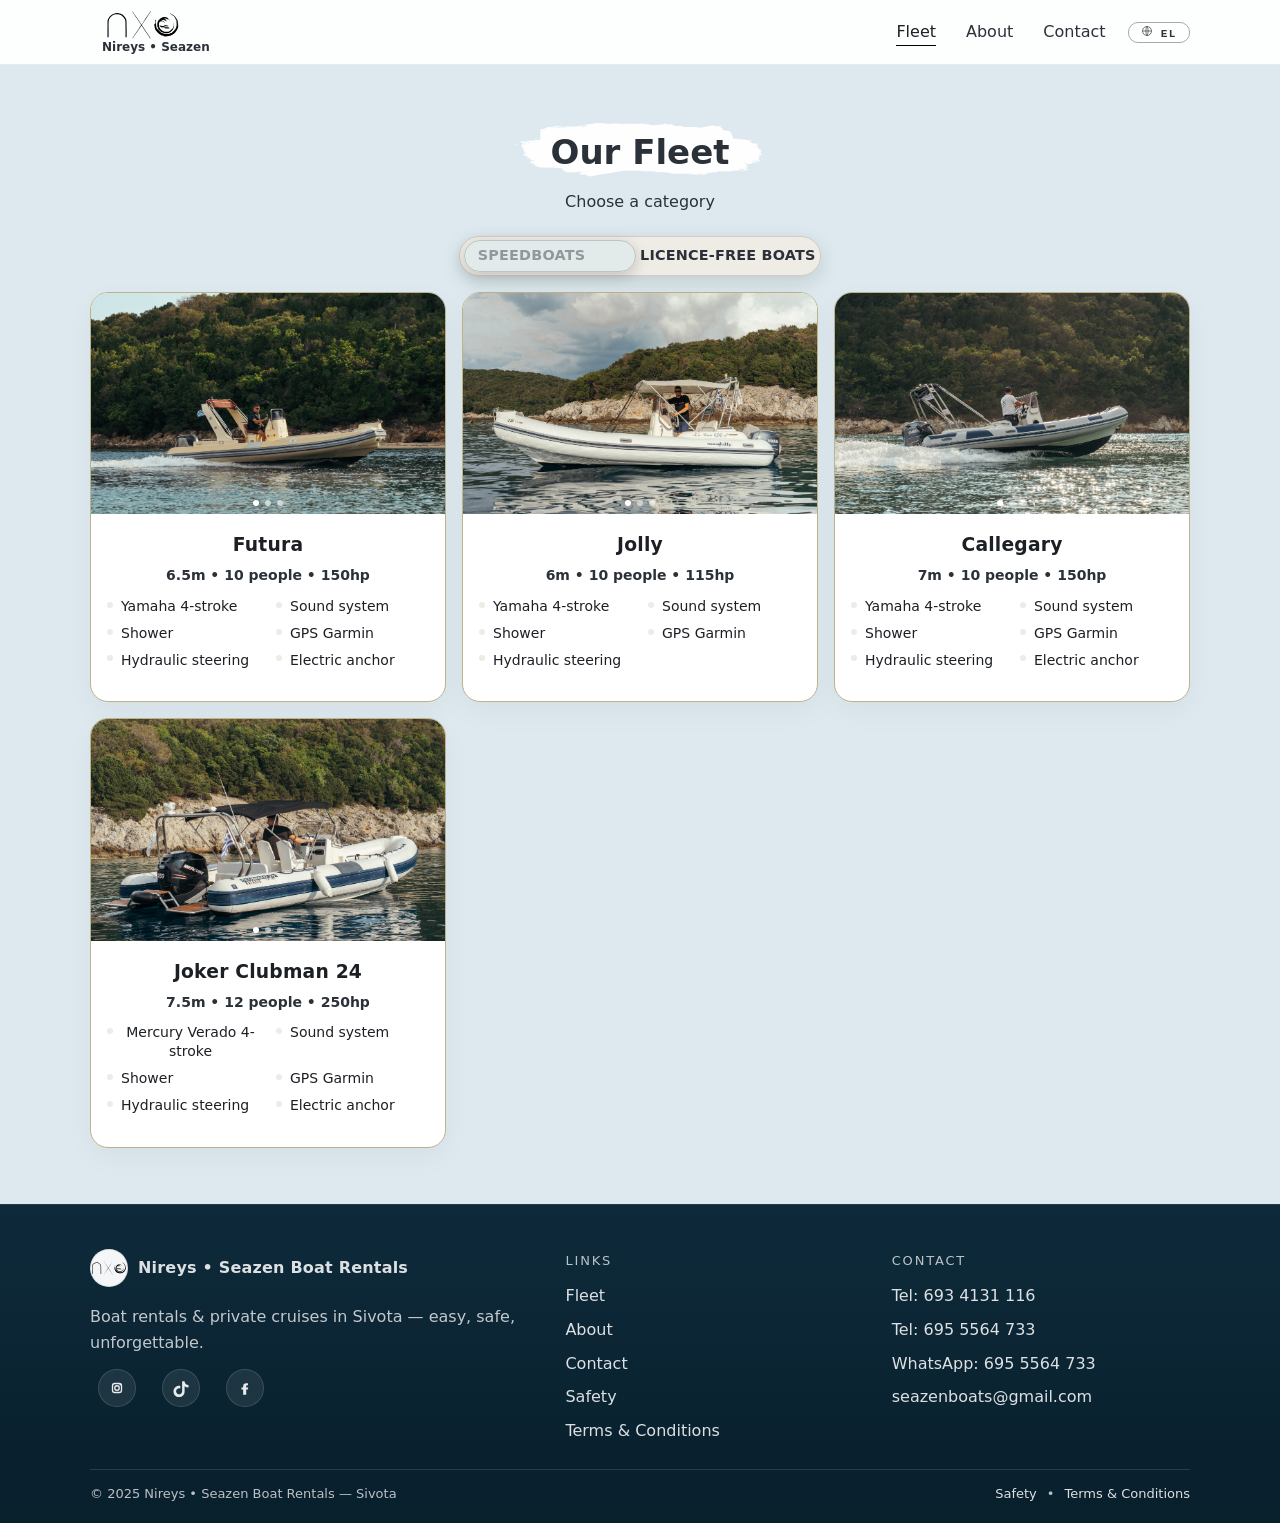
<file: fleet.en.html>
<!doctype html>
<html lang="en">
<head>
  <meta charset="utf-8"/>
  <meta name="viewport" content="width=device-width, initial-scale=1"/>
  <title>Boat Fleet Sivota — Speedboats &amp; License-Free · Nireys • Seazen</title>
  <meta name="description" content="Our Sivota fleet: speedboats 115–250hp (Futura, Jolly, Callegary, Joker Clubman) &amp; license-free boats up to 30hp (Karelaki, Assos, Karelas, Nireas)."/>
  <link rel="icon" href="assets/logo.svg"/>

  <!-- ===== SEO ===== -->
  <meta name="keywords" content="boat fleet sivota, sivota speedboats, license free boats sivota, sivota boat rental, joker clubman, futura, callegary, jolly, karelaki, assos, nireas, rent a boat sivota"/>
  <meta name="robots" content="index,follow,max-image-preview:large,max-snippet:-1"/>
  <meta name="author" content="Nireys • Seazen Boat Rentals"/>
  <meta name="theme-color" content="#0e2a3a"/>

  <meta name="geo.region" content="GR-46"/>
  <meta name="geo.placename" content="Sivota, Thesprotia"/>
  <meta name="geo.position" content="39.4067;20.2370"/>
  <meta name="ICBM" content="39.4067, 20.2370"/>

  <link rel="canonical" href="https://www.nireyssivota.com/fleet.en.html"/>
  <link rel="alternate" hreflang="el" href="https://www.nireyssivota.com/fleet.html"/>
  <link rel="alternate" hreflang="en" href="https://www.nireyssivota.com/fleet.en.html"/>
  <link rel="alternate" hreflang="x-default" href="https://www.nireyssivota.com/fleet.html"/>

  <meta property="og:site_name" content="Nireys • Seazen Boat Rentals"/>
  <meta property="og:type" content="website"/>
  <meta property="og:locale" content="en_US"/>
  <meta property="og:locale:alternate" content="el_GR"/>
  <meta property="og:title" content="Boat Fleet Sivota · Nireys • Seazen"/>
  <meta property="og:description" content="Speedboats 115–250hp &amp; license-free boats up to 30hp in Sivota."/>
  <meta property="og:url" content="https://www.nireyssivota.com/fleet.en.html"/>
  <meta property="og:image" content="https://www.nireyssivota.com/img/Callegary1.jpg"/>
  <meta property="og:image:alt" content="Callegary 7m 150hp — Nireys • Seazen fleet, Sivota"/>

  <meta name="twitter:card" content="summary_large_image"/>
  <meta name="twitter:title" content="Boat Fleet Sivota · Nireys • Seazen"/>
  <meta name="twitter:description" content="Speedboats &amp; license-free boats in Sivota."/>
  <meta name="twitter:image" content="https://www.nireyssivota.com/img/Callegary1.jpg"/>

  <link rel="stylesheet" href="styles.css"/>
  <style>
    /* Helpers for flicker/tabs */
    .hidden{ display:none !important }
    .tabs{ margin-bottom:12px }
    .tabs .segmented{ grid-template-columns: repeat(2, 1fr) }

    .features{display:grid;grid-template-columns:repeat(2,minmax(0,1fr));gap:8px 16px;margin-top:10px;padding:0}
    .features li{list-style:none;display:flex;align-items:flex-start;gap:.5rem;padding:0;font-size:14px;line-height:1.35;color:var(--ink)}
    .features li::before{content:'';flex:0 0 6px;width:6px;height:6px;border-radius:50%;background:var(--sand);margin-top:.35em}

    /* ===== Cards: inline carousel (multiple images) ===== */
    .card .img{ position:relative }
    .card .img img{
      position:absolute; inset:0;
      width:100%; height:100%; object-fit:cover; display:block;
      opacity:0; transition:opacity .35s ease;
    }
    .card .img img.is-active{ opacity:1 }

    .card .img .dots{
      position:absolute; left:50%; bottom:8px; transform:translateX(-50%);
      display:flex; gap:6px; z-index:2; pointer-events:none;
    }
    .card .img .dot{
      width:6px; height:6px; border-radius:999px;
      background: rgba(255,255,255,.55);
    }
    .card .img .dot.is-active{ background:#fff }

    /* ===== Boat title layout ===== */
    .boat-head{
      text-align:center;
      margin-bottom: 8px;
    }

    .boat-name{
      margin: 0;
      font-weight: 900;
      letter-spacing: .2px;
    }

    .boat-specs{
      margin-top: 4px;
      font-weight: 700;
      font-size: 14px;
      color: var(--ink-soft);
    }



    /* ===== Lightbox ===== */
    .lb-backdrop{
      position:fixed; inset:0; z-index:2000;
      background: rgba(0,0,0,.88);
      display:flex; align-items:center; justify-content:center;
    }
    .lb-backdrop[hidden]{ display:none }
    .lb-dialog{ position:relative; width:min(92vw, 1100px); }
    .lb-figure{
      position:relative; background:#000; border-radius:12px; overflow:hidden;
      aspect-ratio: 16/10;
    }
    .lb-figure img{
      width:100%; height:100%; object-fit:contain; background:#000; display:block;
    }
    .lb-close, .lb-prev, .lb-next{
      position:absolute; top:50%; transform:translateY(-50%);
      width:44px; height:44px; border:none; border-radius:999px; cursor:pointer;
      display:grid; place-items:center; color:#fff; background: rgba(255,255,255,.18);
      box-shadow:0 6px 20px rgba(0,0,0,.35);
      backdrop-filter: blur(2px);
    }
    .lb-prev{ left:10px } .lb-next{ right:10px }
    .lb-close{
      top:10px; right:10px; transform:none; width:40px; height:40px;
    }
    .lb-close:hover, .lb-prev:hover, .lb-next:hover{ background: rgba(255,255,255,.28) }

    @media (max-width:640px){
      .lb-dialog{ width:100vw }
      .lb-figure{ aspect-ratio:auto; height: 86svh }
    }

    /* ===== Fleet toggle switch (SPEEDBOATS / LICENCE-FREE) ===== */
    .fleet-toggle{
      display:flex;
      justify-content:center;
      align-items:center;
      margin: .25rem 0 1rem;
    }

    .switch{
      position:relative;
      display:inline-flex;
      align-items:center;
    }

    .switch input{
      position:absolute;
      opacity:0;
      width:1px;
      height:1px;
    }

    .switch .track{
      position:relative;
      width: min(100vw, 362.6px);
      height:40px;
      border-radius:999px;
      background:var(--sand);
      border:1px solid color-mix(in oklab, var(--sand), black 10%);
      box-shadow:0 6px 20px rgba(0,0,0,.12);
      padding-inline:18px;
    }

    .switch .option{
      position:absolute;
      top:50%;
      transform:translateY(-50%);
      max-width:45%;
      font-weight:800;
      font-size:.9rem;
      letter-spacing:.2px;
      user-select:none;
      pointer-events:none;
      color:var(--ink-soft);
      white-space:nowrap;
    }

    .switch .option-left{
      left:18px;
      text-align:left;
    }

    .switch .option-right{
      right:18px;
      text-align:right;
    }


    .switch .option.active{
      color:var(--ink);
    }

    .switch .knob{
      position:absolute;
      top:50%;
      left:4px;
      transform:translateY(-50%);
      width:calc(50% - 8px);
      height:32px;
      border-radius:999px;
      box-sizing:border-box;
      background-color: color-mix(in oklab, var(--sea) 60%, transparent);
      border:1px solid color-mix(in oklab, var(--sea), black 12%);
      box-shadow:0 4px 14px rgba(0,0,0,.18);
      transition:left .24s ease;
    }

    .switch input:checked + .track .knob{
      left:calc(50% + 4px);
    }

    .page-offset{
      padding-top: var(--header-h);
    }

  </style>

  <!-- ===== Structured Data: Breadcrumbs + Fleet ItemList ===== -->
  <script type="application/ld+json">
  {
    "@context": "https://schema.org",
    "@graph": [
      {
        "@type": "BreadcrumbList",
        "itemListElement": [
          {"@type": "ListItem", "position": 1, "name": "Home", "item": "https://www.nireyssivota.com/index.en.html"},
          {"@type": "ListItem", "position": 2, "name": "Fleet", "item": "https://www.nireyssivota.com/fleet.en.html"}
        ]
      },
      {
        "@type": "ItemList",
        "name": "Speedboats — Sivota",
        "description": "Licensed speedboats for rental in Sivota.",
        "itemListElement": [
          {"@type": "ListItem", "position": 1, "item": {"@type": "Product", "name": "Futura", "description": "Speedboat 6.5m, 150hp, 10-person capacity.", "image": "https://www.nireyssivota.com/img/Futura1.jpg", "category": "Speedboat rental", "brand": {"@type": "Brand", "name": "Nireys • Seazen"}}},
          {"@type": "ListItem", "position": 2, "item": {"@type": "Product", "name": "Jolly", "description": "Speedboat 6m, 115hp, 10-person capacity.", "image": "https://www.nireyssivota.com/img/Jolly3.jpg", "category": "Speedboat rental", "brand": {"@type": "Brand", "name": "Nireys • Seazen"}}},
          {"@type": "ListItem", "position": 3, "item": {"@type": "Product", "name": "Callegary", "description": "Speedboat 7m, 150hp, 10-person capacity.", "image": "https://www.nireyssivota.com/img/Callegary1.jpg", "category": "Speedboat rental", "brand": {"@type": "Brand", "name": "Nireys • Seazen"}}},
          {"@type": "ListItem", "position": 4, "item": {"@type": "Product", "name": "Joker Clubman 24", "description": "Speedboat 7.5m, 250hp, 12-person capacity.", "image": "https://www.nireyssivota.com/img/JokerClubman1.jpg", "category": "Speedboat rental", "brand": {"@type": "Brand", "name": "Nireys • Seazen"}}}
        ]
      },
      {
        "@type": "ItemList",
        "name": "License-Free Boats — Sivota",
        "description": "License-free boats up to 30hp for rental in Sivota.",
        "itemListElement": [
          {"@type": "ListItem", "position": 1, "item": {"@type": "Product", "name": "Karelaki", "description": "Boat 4m, 25hp, 2-person capacity — no license required.", "image": "https://www.nireyssivota.com/img/Karelaki3.jpg", "category": "License-free boat rental", "brand": {"@type": "Brand", "name": "Nireys • Seazen"}}},
          {"@type": "ListItem", "position": 2, "item": {"@type": "Product", "name": "Assos", "description": "Boat 4.55m, 30hp, 5-person capacity — no license required.", "image": "https://www.nireyssivota.com/img/Asso_1.jpg", "category": "License-free boat rental", "brand": {"@type": "Brand", "name": "Nireys • Seazen"}}},
          {"@type": "ListItem", "position": 3, "item": {"@type": "Product", "name": "Karelas", "description": "Boat 5m, 30hp, 6-person capacity — no license required.", "image": "https://www.nireyssivota.com/img/Karelas1.jpg", "category": "License-free boat rental", "brand": {"@type": "Brand", "name": "Nireys • Seazen"}}},
          {"@type": "ListItem", "position": 4, "item": {"@type": "Product", "name": "Nireas", "description": "Boat 5.6m, 30hp, 7-person capacity — no license required.", "image": "https://www.nireyssivota.com/img/Nireas_1.jpg", "category": "License-free boat rental", "brand": {"@type": "Brand", "name": "Nireys • Seazen"}}}
        ]
      }
    ]
  }
  </script>
</head>
<body>

  <!-- ===== Header ===== -->
  <header class="site-header">
    <div class="container nav" id="nav">
      <a href="index.en.html" class="brand">
        <img src="assets/logo.svg" alt="Nireys • Seazen logo" class="brand-logo"/>
        <div class="brand-title">Nireys • Seazen</div>
      </a>
      <button class="mobile-toggle" aria-label="Menu">☰</button>
      <ul>
        <li><a href="fleet.en.html" aria-current="page">Fleet</a></li>
        <li><a href="about.en.html">About</a></li>
        <li><a href="contact.en.html">Contact</a></li>
      </ul>
      <a class="lang-toggle" href="fleet.html" hreflang="el" aria-label="Μετάβαση στα ελληνικά">
        <svg class="lang-toggle__globe" viewBox="0 0 24 24" aria-hidden="true">
          <circle cx="12" cy="12" r="9" fill="none" stroke="currentColor" stroke-width="1.6"/>
          <path d="M3 12h18M12 3c3 3 3 15 0 18M12 3c-3 3-3 15 0 18" fill="none" stroke="currentColor" stroke-width="1.6"/>
        </svg>
        EL
      </a>
    </div>
  </header>


  <main class="page-offset">
    <section class="section" aria-labelledby="fleet-title">
      <div class="container">
        <h2 id="fleet-title" style="text-align:center">Our Fleet</h2>
        <p class="sub" style="text-align:center; margin-top:-4px">Choose a category</p>

        <!-- ===== Flicker / Tabs (SPEEDBOATS vs LICENCE FREE) ===== -->
        <div class="tabs">
          <section id="fleet-toggle" class="fleet-toggle" role="group" aria-label="Boat categories">
            <label class="switch" for="fleetToggle">
              <input
                type="checkbox"
                id="fleetToggle"
                aria-controls="panel-speed panel-licfree"
                aria-label="Switch between Speedboats and license-free boats"
              />
              <span class="track" aria-hidden="true">
                <span id="tab-speed-label" class="option option-left active">SPEEDBOATS</span>
                <span id="tab-licfree-label" class="option option-right">LICENCE-FREE BOATS</span>
                <span class="knob"></span>
              </span>
            </label>
          </section>
        </div>

        <!-- ===== SPEEDBOATS ===== -->
        <div id="panel-speed" class="panel" role="tabpanel" aria-labelledby="tab-speed-label">
          <div class="card-grid" id="speedboats"></div>
        </div>

        <!-- ===== LICENCE FREE ===== -->
        <div id="panel-licfree" class="panel hidden" role="tabpanel" aria-labelledby="tab-licfree-label">
          <div class="card-grid" id="licence-free"></div>
        </div>

      </div>
    </section>
  </main>

  <footer class="footer" aria-label="Footer">
    <div class="container">

      <div class="footer-inner">

        <!-- Brand / short intro -->
        <div class="footer-col footer-col--brand">
          <a class="footer-logo" href="index.en.html" aria-label="Nireys • Seazen Boat Rentals (Fleet)">
            <img src="assets/logo.svg" alt="Nireys • Seazen logo">
            <span>Nireys • Seazen Boat Rentals</span>
          </a>

          <p class="footer-tagline">
            Boat rentals &amp; private cruises in Sivota — easy, safe, unforgettable.
          </p>

          <div class="socials" aria-label="Social media">
            <a href="https://www.instagram.com/seazenboats?igsh=MXNxYzJ4a2Ezd3Y5dg==" target="_blank" rel="noopener" aria-label="Instagram">
              <svg viewBox="0 0 24 24" fill="none" aria-hidden="true">
                <rect x="6" y="6" width="12" height="12" rx="3" stroke="currentColor" stroke-width="1.8"/>
                <circle cx="12" cy="12" r="3" stroke="currentColor" stroke-width="1.8"/>
                <circle cx="16.2" cy="7.8" r="1" fill="currentColor"/>
              </svg>
            </a>

            <a href="https://www.tiktok.com/@seazenboats?_t=8lZWLbHML3J&_r=1" target="_blank" rel="noopener" aria-label="TikTok">
              <svg viewBox="0 0 24 24" aria-hidden="true">
                <path fill="currentColor" d="M16.7 3c.4 3 2.2 4.8 5.3 5.1v3.2c-1.9.1-3.6-.5-5.2-1.7v7.3c0 4.1-3.3 7.1-7.4 7.1-4.3 0-7.4-3.4-7.4-7.5 0-4.1 3.2-7.5 7.6-7.5.5 0 1 .1 1.5.2v3.5c-.5-.2-1-.4-1.6-.4-2.2 0-4 1.8-4 4.1s1.8 4.1 4 4.1c2.3 0 3.9-1.5 4-4.1V3h3.2Z"/>
              </svg>
            </a>

            <a href="https://www.facebook.com/nireysyachting" target="_blank" rel="noopener" aria-label="Facebook">
              <svg viewBox="0 0 24 24" aria-hidden="true">
                <path fill="currentColor" d="M13.6 21v-7h2.3l.4-2.7h-2.7V9.6c0-.8.2-1.3 1.3-1.3H16V5.9c-.2 0-1.3-.1-2.5-.1-2.4 0-4 1.5-4 4.2v1.3H7.2V14h2.3v7h4.1Z"/>
              </svg>
            </a>
          </div>
        </div>

        <!-- Links -->
        <nav class="footer-col footer-col--links" aria-label="Quick links">
          <div class="footer-title">Links</div>
          <ul class="footer-list">
            <li><a href="fleet.en.html">Fleet</a></li>
            <li><a href="about.en.html">About</a></li>
            <li><a href="contact.en.html">Contact</a></li>
            <li><a href="safety.en.html">Safety</a></li>
            <li><a href="terms.en.html">Terms &amp; Conditions</a></li>
          </ul>
        </nav>

        <!-- Contact -->
        <div class="footer-col footer-col--contact">
          <div class="footer-title">Contact</div>
          <ul class="footer-list">
            <li><a href="tel:+306934131116">Tel: 693 4131 116</a></li>
            <li><a href="tel:+306955564733">Tel: 695 5564 733</a></li>
            <li><a href="https://wa.me/306955564733" target="_blank" rel="noopener">WhatsApp: <span style="white-space:nowrap">695 5564 733</span></a></li>
            <li><a href="mailto:seazenboats@gmail.com">seazenboats@gmail.com</a></li>
          </ul>
        </div>

      </div>

      <div class="footer-bottom">
        <div>© 2025 Nireys • Seazen Boat Rentals — Sivota</div>
        <div class="footer-legal">
          <a href="safety.en.html">Safety</a>
          <span aria-hidden="true">•</span>
          <a href="terms.en.html">Terms &amp; Conditions</a>
        </div>
      </div>

    </div>
  </footer>

  <script src="scripts/scripts.js"></script>
  <script src="scripts/fleet-loader.js"></script>

</body>
</html>
</file>
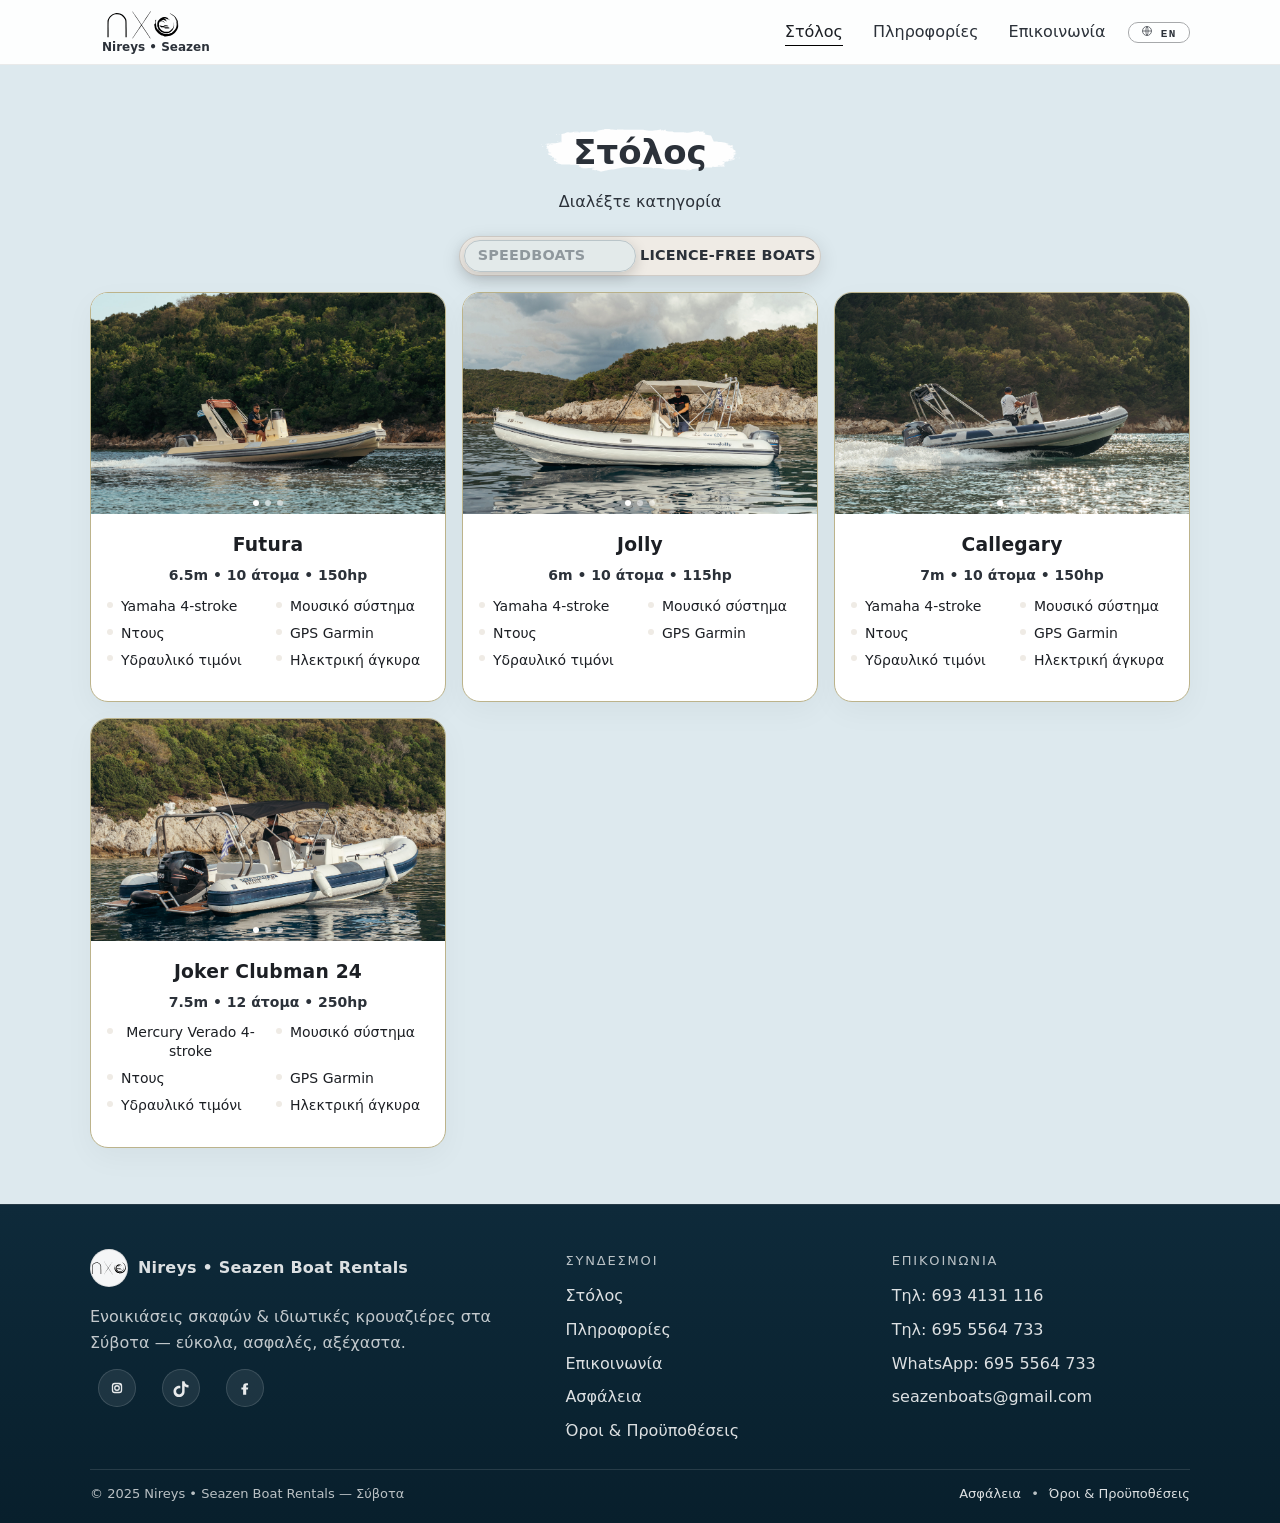
<file: fleet.html>
<!doctype html>
<html lang="el">
<head>
  <meta charset="utf-8"/>
  <meta name="viewport" content="width=device-width, initial-scale=1"/>
  <title>Στόλος Σκαφών Σύβοτα — Ταχύπλοα &amp; Χωρίς Δίπλωμα · Nireys • Seazen</title>
  <meta name="description" content="Ο στόλος μας στα Σύβοτα: ταχύπλοα 115–250hp (Futura, Jolly, Callegary, Joker Clubman) &amp; σκάφη χωρίς δίπλωμα έως 30hp (Karelaki, Assos, Karelas, Nireas)."/>
  <link rel="icon" href="assets/logo.svg"/>

  <!-- ===== SEO ===== -->
  <meta name="keywords" content="στόλος σκαφών σύβοτα, ταχύπλοα σύβοτα, σκάφη χωρίς δίπλωμα σύβοτα, ενοικίαση σκάφους σύβοτα, βάρκες σύβοτα, joker clubman, futura, callegary, jolly, karelaki, assos, nireas, sivota fleet, sivota speedboats"/>
  <meta name="robots" content="index,follow,max-image-preview:large,max-snippet:-1"/>
  <meta name="author" content="Nireys • Seazen Boat Rentals"/>
  <meta name="theme-color" content="#0e2a3a"/>

  <meta name="geo.region" content="GR-46"/>
  <meta name="geo.placename" content="Σύβοτα, Θεσπρωτία"/>
  <meta name="geo.position" content="39.4067;20.2370"/>
  <meta name="ICBM" content="39.4067, 20.2370"/>

  <link rel="canonical" href="https://www.nireyssivota.com/fleet.html"/>
  <link rel="alternate" hreflang="el" href="https://www.nireyssivota.com/fleet.html"/>
  <link rel="alternate" hreflang="en" href="https://www.nireyssivota.com/fleet.en.html"/>
  <link rel="alternate" hreflang="x-default" href="https://www.nireyssivota.com/fleet.html"/>

  <meta property="og:site_name" content="Nireys • Seazen Boat Rentals"/>
  <meta property="og:type" content="website"/>
  <meta property="og:locale" content="el_GR"/>
  <meta property="og:locale:alternate" content="en_US"/>
  <meta property="og:title" content="Στόλος Σκαφών Σύβοτα · Nireys • Seazen"/>
  <meta property="og:description" content="Ταχύπλοα 115–250hp &amp; σκάφη χωρίς δίπλωμα έως 30hp στα Σύβοτα."/>
  <meta property="og:url" content="https://www.nireyssivota.com/fleet.html"/>
  <meta property="og:image" content="https://www.nireyssivota.com/img/Callegary1.jpg"/>
  <meta property="og:image:alt" content="Callegary 7m 150hp — στόλος Nireys • Seazen, Σύβοτα"/>

  <meta name="twitter:card" content="summary_large_image"/>
  <meta name="twitter:title" content="Στόλος Σκαφών Σύβοτα · Nireys • Seazen"/>
  <meta name="twitter:description" content="Ταχύπλοα &amp; σκάφη χωρίς δίπλωμα στα Σύβοτα."/>
  <meta name="twitter:image" content="https://www.nireyssivota.com/img/Callegary1.jpg"/>

  <link rel="stylesheet" href="styles.css"/>
  <style>
    /* Μικρά βοηθητικά για το flicker/tabs */
    .hidden{ display:none !important }
    .tabs{ margin-bottom:12px }
    .tabs .segmented{ grid-template-columns: repeat(2, 1fr) }
    
    .features{display:grid;grid-template-columns:repeat(2,minmax(0,1fr));gap:8px 16px;margin-top:10px;padding:0}
    .features li{list-style:none;display:flex;align-items:flex-start;gap:.5rem;padding:0;font-size:14px;line-height:1.35;color:var(--ink)}
    .features li::before{content:'';flex:0 0 6px;width:6px;height:6px;border-radius:50%;background:var(--sand);margin-top:.35em}

    /* ===== Cards: inline carousel (πολλαπλές εικόνες) ===== */
    .card .img{ position:relative }
    .card .img img{
      position:absolute; inset:0;
      width:100%; height:100%; object-fit:cover; display:block;
      opacity:0; transition:opacity .35s ease;
    }
    .card .img img.is-active{ opacity:1 }

    /* Προαιρετικό: μικρές τελίτσες κατάστασης */
    .card .img .dots{
      position:absolute; left:50%; bottom:8px; transform:translateX(-50%);
      display:flex; gap:6px; z-index:2; pointer-events:none;
    }
    .card .img .dot{
      width:6px; height:6px; border-radius:999px;
      background: rgba(255,255,255,.55);
    }
    .card .img .dot.is-active{ background:#fff }

    /* ===== Boat title layout===== */
    .boat-head{
      text-align:center;
      margin-bottom: 8px;
    }

    .boat-name{
      margin: 0;
      font-weight: 900;
      letter-spacing: .2px;
    }

    .boat-specs{
      margin-top: 4px;
      font-weight: 700;
      font-size: 14px;
      color: var(--ink-soft);
    }



    /* ===== Lightbox ===== */
    .lb-backdrop{
      position:fixed; inset:0; z-index:2000;
      background: rgba(0,0,0,.88);
      display:flex; align-items:center; justify-content:center;
    }
    .lb-backdrop[hidden]{ display:none }
    .lb-dialog{ position:relative; width:min(92vw, 1100px); }
    .lb-figure{
      position:relative; background:#000; border-radius:12px; overflow:hidden;
      aspect-ratio: 16/10;  /* κρατάει ωραίο frame στα desktop */
    }
    .lb-figure img{
      width:100%; height:100%; object-fit:contain; background:#000; display:block;
    }
    .lb-close, .lb-prev, .lb-next{
      position:absolute; top:50%; transform:translateY(-50%);
      width:44px; height:44px; border:none; border-radius:999px; cursor:pointer;
      display:grid; place-items:center; color:#fff; background: rgba(255,255,255,.18);
      box-shadow:0 6px 20px rgba(0,0,0,.35);
      backdrop-filter: blur(2px);
    }
    .lb-prev{ left:10px } .lb-next{ right:10px }
    .lb-close{
      top:10px; right:10px; transform:none; width:40px; height:40px; 
    }
    .lb-close:hover, .lb-prev:hover, .lb-next:hover{ background: rgba(255,255,255,.28) }

    /* Mobile polish */
    @media (max-width:640px){
      .lb-dialog{ width:100vw }
      .lb-figure{ aspect-ratio:auto; height: 86svh }
    }

    /* ===== Fleet toggle switch (SPEEDBOATS / LICENCE-FREE) ===== */
    .fleet-toggle{
      display:flex;
      justify-content:center;
      align-items:center;
      margin: .25rem 0 1rem;
    }

    .switch{
      position:relative;
      display:inline-flex;
      align-items:center;
    }

    .switch input{
      position:absolute;
      opacity:0;
      width:1px;
      height:1px;
    }

    .switch .track{
      position:relative;
      width: min(100vw, 362.6px);        /* TODO 70vw */
      height:40px;
      border-radius:999px;
      background:var(--sand);
      border:1px solid color-mix(in oklab, var(--sand), black 10%);
      box-shadow:0 6px 20px rgba(0,0,0,.12);
      padding-inline:18px;                    /* “τραβάει” τα labels προς τις άκρες */
    }

    .switch .option{
      position:absolute;
      top:50%;
      transform:translateY(-50%);
      max-width:45%;
      font-weight:800;
      font-size:.9rem;
      letter-spacing:.2px;
      user-select:none;
      pointer-events:none;
      color:var(--ink-soft);
      white-space:nowrap;                     /* κρατάει το κείμενο σε μία γραμμή */
    }

    .switch .option-left{
      left:18px;                              /* αριστερό label κοντά στην άκρη */
      text-align:left;
    }

    .switch .option-right{
      right:18px;                             /* δεξί label κοντά στην άλλη άκρη */
      text-align:right;
    }


    .switch .option.active{
      color:var(--ink);
    }

    .switch .knob{
      position:absolute;
      top:50%;
      left:4px; /* θέση όταν είναι στα SPEEDBOATS */
      transform:translateY(-50%);
      width:calc(50% - 8px);
      height:32px;
      border-radius:999px;
      box-sizing:border-box;
      background-color: color-mix(in oklab, var(--sea) 60%, transparent); /* η φοσκα!!!*/
      border:1px solid color-mix(in oklab, var(--sea), black 12%);
      box-shadow:0 4px 14px rgba(0,0,0,.18);
      transition:left .24s ease;
    }

    /* όταν γυρίζει στα LICENCE-FREE */
    .switch input:checked + .track .knob{
      left:calc(50% + 4px);
    }

    /*Οταν δεν εχω "hero" offset κάτω από fixed header */
    .page-offset{
      padding-top: var(--header-h);
    }

  </style>

  <!-- ===== Structured Data: Breadcrumbs + Fleet ItemList ===== -->
  <script type="application/ld+json">
  {
    "@context": "https://schema.org",
    "@graph": [
      {
        "@type": "BreadcrumbList",
        "itemListElement": [
          {"@type": "ListItem", "position": 1, "name": "Αρχική", "item": "https://www.nireyssivota.com/"},
          {"@type": "ListItem", "position": 2, "name": "Στόλος", "item": "https://www.nireyssivota.com/fleet.html"}
        ]
      },
      {
        "@type": "ItemList",
        "name": "Ταχύπλοα Σκάφη — Σύβοτα",
        "description": "Ταχύπλοα σκάφη με δίπλωμα προς ενοικίαση στα Σύβοτα.",
        "itemListElement": [
          {"@type": "ListItem", "position": 1, "item": {"@type": "Product", "name": "Futura", "description": "Ταχύπλοο 6.5m, 150hp, χωρητικότητα 10 ατόμων.", "image": "https://www.nireyssivota.com/img/Futura1.jpg", "category": "Speedboat rental", "brand": {"@type": "Brand", "name": "Nireys • Seazen"}}},
          {"@type": "ListItem", "position": 2, "item": {"@type": "Product", "name": "Jolly", "description": "Ταχύπλοο 6m, 115hp, χωρητικότητα 10 ατόμων.", "image": "https://www.nireyssivota.com/img/Jolly3.jpg", "category": "Speedboat rental", "brand": {"@type": "Brand", "name": "Nireys • Seazen"}}},
          {"@type": "ListItem", "position": 3, "item": {"@type": "Product", "name": "Callegary", "description": "Ταχύπλοο 7m, 150hp, χωρητικότητα 10 ατόμων.", "image": "https://www.nireyssivota.com/img/Callegary1.jpg", "category": "Speedboat rental", "brand": {"@type": "Brand", "name": "Nireys • Seazen"}}},
          {"@type": "ListItem", "position": 4, "item": {"@type": "Product", "name": "Joker Clubman 24", "description": "Ταχύπλοο 7.5m, 250hp, χωρητικότητα 12 ατόμων.", "image": "https://www.nireyssivota.com/img/JokerClubman1.jpg", "category": "Speedboat rental", "brand": {"@type": "Brand", "name": "Nireys • Seazen"}}}
        ]
      },
      {
        "@type": "ItemList",
        "name": "Σκάφη Χωρίς Δίπλωμα — Σύβοτα",
        "description": "Σκάφη χωρίς δίπλωμα έως 30hp προς ενοικίαση στα Σύβοτα.",
        "itemListElement": [
          {"@type": "ListItem", "position": 1, "item": {"@type": "Product", "name": "Karelaki", "description": "Βάρκα 4m, 25hp, 2 ατόμων — χωρίς δίπλωμα.", "image": "https://www.nireyssivota.com/img/Karelaki3.jpg", "category": "License-free boat rental", "brand": {"@type": "Brand", "name": "Nireys • Seazen"}}},
          {"@type": "ListItem", "position": 2, "item": {"@type": "Product", "name": "Assos", "description": "Σκάφος 4.55m, 30hp, 5 ατόμων — χωρίς δίπλωμα.", "image": "https://www.nireyssivota.com/img/Asso_1.jpg", "category": "License-free boat rental", "brand": {"@type": "Brand", "name": "Nireys • Seazen"}}},
          {"@type": "ListItem", "position": 3, "item": {"@type": "Product", "name": "Karelas", "description": "Σκάφος 5m, 30hp, 6 ατόμων — χωρίς δίπλωμα.", "image": "https://www.nireyssivota.com/img/Karelas1.jpg", "category": "License-free boat rental", "brand": {"@type": "Brand", "name": "Nireys • Seazen"}}},
          {"@type": "ListItem", "position": 4, "item": {"@type": "Product", "name": "Nireas", "description": "Σκάφος 5.6m, 30hp, 7 ατόμων — χωρίς δίπλωμα.", "image": "https://www.nireyssivota.com/img/Nireas_1.jpg", "category": "License-free boat rental", "brand": {"@type": "Brand", "name": "Nireys • Seazen"}}}
        ]
      }
    ]
  }
  </script>
</head>
<body>

  <!-- ===== Header ===== -->
  <header class="site-header">
    <div class="container nav" id="nav">
      <a href="index.html" class="brand">
        <img src="assets/logo.svg" alt="Nireys • Seazen logo" class="brand-logo"/>
        <div class="brand-title">Nireys • Seazen</div>
      </a>
      <button class="mobile-toggle" aria-label="Μενού">☰</button>
      <ul>
        <li><a href="fleet.html" aria-current="page">Στόλος</a></li>
        <li><a href="about.html">Πληροφορίες</a></li>
        <li><a href="contact.html">Επικοινωνία</a></li>
      </ul>
      <a class="lang-toggle" href="fleet.en.html" hreflang="en" aria-label="Switch to English">
        <svg class="lang-toggle__globe" viewBox="0 0 24 24" aria-hidden="true">
          <circle cx="12" cy="12" r="9" fill="none" stroke="currentColor" stroke-width="1.6"/>
          <path d="M3 12h18M12 3c3 3 3 15 0 18M12 3c-3 3-3 15 0 18" fill="none" stroke="currentColor" stroke-width="1.6"/>
        </svg>
        EN
      </a>
    </div>
  </header>


  <main class="page-offset">
    <section class="section" aria-labelledby="fleet-title">
      <div class="container">
        <h2 id="fleet-title" style="text-align:center">Στόλος</h2>
        <p class="sub" style="text-align:center; margin-top:-4px">Διαλέξτε κατηγορία</p>

        <!-- ===== Flicker / Tabs (SPEEDBOATS vs LICENCE FREE) ===== -->
        <div class="tabs">
          <section id="fleet-toggle" class="fleet-toggle" role="group" aria-label="Κατηγορίες σκαφών">
            <label class="switch" for="fleetToggle">
              <input
                type="checkbox"
                id="fleetToggle"
                aria-controls="panel-speed panel-licfree"
                aria-label="Εναλλαγή μεταξύ Speedboats και σκαφών χωρίς δίπλωμα"
              />
              <span class="track" aria-hidden="true">
                <span id="tab-speed-label" class="option option-left active">SPEEDBOATS</span>
                <span id="tab-licfree-label" class="option option-right">LICENCE-FREE BOATS</span>
                <span class="knob"></span>
              </span>
            </label>
          </section>
        </div>

        <!-- ===== SPEEDBOATS ===== -->
        <div id="panel-speed" class="panel" role="tabpanel" aria-labelledby="tab-speed-label">
          <div class="card-grid" id="speedboats"></div>
        </div>

        <!-- ===== LICENCE FREE ===== -->
        <div id="panel-licfree" class="panel hidden" role="tabpanel" aria-labelledby="tab-licfree-label">
          <div class="card-grid" id="licence-free"></div>
        </div>

      </div>
    </section>
  </main>

  <footer class="footer" aria-label="Footer">
    <div class="container">

      <div class="footer-inner">

        <!-- Brand / short intro -->
        <div class="footer-col footer-col--brand">
          <a class="footer-logo" href="index.html" aria-label="Nireys • Seazen Boat Rentals (Στόλος)">
            <img src="assets/logo.svg" alt="Nireys • Seazen logo">
            <span>Nireys • Seazen Boat Rentals</span>
          </a>

          <p class="footer-tagline">
            Ενοικιάσεις σκαφών &amp; ιδιωτικές κρουαζιέρες στα Σύβοτα — εύκολα, ασφαλές, αξέχαστα.
          </p>

          <div class="socials" aria-label="Social media">
            <a href="https://www.instagram.com/seazenboats?igsh=MXNxYzJ4a2Ezd3Y5dg==" target="_blank" rel="noopener" aria-label="Instagram">
              <svg viewBox="0 0 24 24" fill="none" aria-hidden="true">
                <rect x="6" y="6" width="12" height="12" rx="3" stroke="currentColor" stroke-width="1.8"/>
                <circle cx="12" cy="12" r="3" stroke="currentColor" stroke-width="1.8"/>
                <circle cx="16.2" cy="7.8" r="1" fill="currentColor"/>
              </svg>
            </a>

            <a href="https://www.tiktok.com/@seazenboats?_t=8lZWLbHML3J&_r=1" target="_blank" rel="noopener" aria-label="TikTok">
              <svg viewBox="0 0 24 24" aria-hidden="true">
                <path fill="currentColor" d="M16.7 3c.4 3 2.2 4.8 5.3 5.1v3.2c-1.9.1-3.6-.5-5.2-1.7v7.3c0 4.1-3.3 7.1-7.4 7.1-4.3 0-7.4-3.4-7.4-7.5 0-4.1 3.2-7.5 7.6-7.5.5 0 1 .1 1.5.2v3.5c-.5-.2-1-.4-1.6-.4-2.2 0-4 1.8-4 4.1s1.8 4.1 4 4.1c2.3 0 3.9-1.5 4-4.1V3h3.2Z"/>
              </svg>
            </a>

            <a href="https://www.facebook.com/nireysyachting" target="_blank" rel="noopener" aria-label="Facebook">
              <svg viewBox="0 0 24 24" aria-hidden="true">
                <path fill="currentColor" d="M13.6 21v-7h2.3l.4-2.7h-2.7V9.6c0-.8.2-1.3 1.3-1.3H16V5.9c-.2 0-1.3-.1-2.5-.1-2.4 0-4 1.5-4 4.2v1.3H7.2V14h2.3v7h4.1Z"/>
              </svg>
            </a>
          </div>
        </div>

        <!-- Links -->
        <nav class="footer-col footer-col--links" aria-label="Γρήγοροι σύνδεσμοι">
          <div class="footer-title">Σύνδεσμοι</div>
          <ul class="footer-list">
            <li><a href="fleet.html">Στόλος</a></li>
            <li><a href="about.html">Πληροφορίες</a></li>
            <li><a href="contact.html">Επικοινωνία</a></li>
            <li><a href="safety.html">Ασφάλεια</a></li>
            <li><a href="terms.html">Όροι &amp; Προϋποθέσεις</a></li>
          </ul>
        </nav>

        <!-- Contact -->
        <div class="footer-col footer-col--contact">
          <div class="footer-title">Επικοινωνία</div>
          <ul class="footer-list">
            <li><a href="tel:+306934131116">Τηλ: 693 4131 116</a></li>
            <li><a href="tel:+306955564733">Τηλ: 695 5564 733</a></li>
            <li><a href="https://wa.me/306955564733" target="_blank" rel="noopener">WhatsApp: <span style="white-space:nowrap">695 5564 733</span></a></li>
            <li><a href="mailto:seazenboats@gmail.com">seazenboats@gmail.com</a></li>
          </ul>
        </div>

      </div>

      <div class="footer-bottom">
        <div>© 2025 Nireys • Seazen Boat Rentals — Σύβοτα</div>
        <div class="footer-legal">
          <a href="safety.html">Ασφάλεια</a>
          <span aria-hidden="true">•</span>
          <a href="terms.html">Όροι &amp; Προϋποθέσεις</a>
        </div>
      </div>

    </div>
  </footer>

  <script src="scripts/scripts.js"></script>
  <script src="scripts/fleet-loader.js"></script>

</body>
</html>
</file>
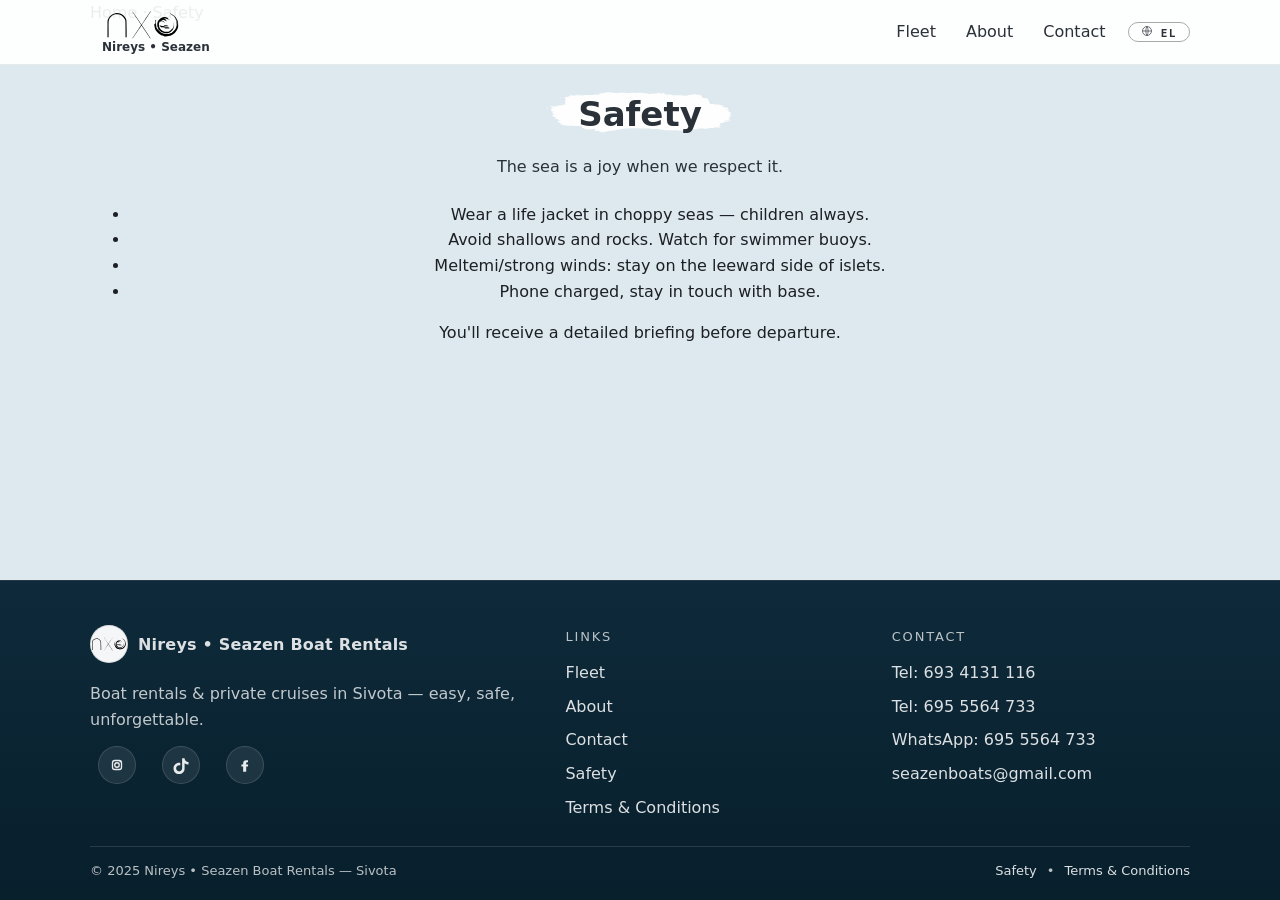
<file: safety.en.html>
<!doctype html>
<html lang="en">
<head>
  <meta charset="utf-8"/>
  <meta name="viewport" content="width=device-width, initial-scale=1"/>
  <title>Boat Safety &amp; Navigation Tips Sivota · Nireys • Seazen</title>
  <meta name="description" content="Safety guidelines for renting a boat in Sivota: life jackets, meltemi winds, anchoring, base contact. Nireys • Seazen Boat Rentals."/>
  <link rel="icon" href="assets/logo.svg"/>

  <!-- ===== SEO ===== -->
  <meta name="keywords" content="sivota boat safety, boat rental safety tips, meltemi winds ionian, life jackets, sivota navigation, boat rental sivota"/>
  <meta name="robots" content="index,follow,max-image-preview:large"/>
  <meta name="author" content="Nireys • Seazen Boat Rentals"/>
  <meta name="theme-color" content="#0e2a3a"/>

  <meta name="geo.region" content="GR-46"/>
  <meta name="geo.placename" content="Sivota, Thesprotia"/>
  <meta name="geo.position" content="39.4067;20.2370"/>
  <meta name="ICBM" content="39.4067, 20.2370"/>

  <link rel="canonical" href="https://www.nireyssivota.com/safety.en.html"/>
  <link rel="alternate" hreflang="el" href="https://www.nireyssivota.com/safety.html"/>
  <link rel="alternate" hreflang="en" href="https://www.nireyssivota.com/safety.en.html"/>
  <link rel="alternate" hreflang="x-default" href="https://www.nireyssivota.com/safety.html"/>

  <meta property="og:site_name" content="Nireys • Seazen Boat Rentals"/>
  <meta property="og:type" content="article"/>
  <meta property="og:locale" content="en_US"/>
  <meta property="og:locale:alternate" content="el_GR"/>
  <meta property="og:title" content="Boat Safety &amp; Navigation Tips Sivota · Nireys • Seazen"/>
  <meta property="og:description" content="Safety guidelines for renting a boat in Sivota, Greece."/>
  <meta property="og:url" content="https://www.nireyssivota.com/safety.en.html"/>
  <meta property="og:image" content="https://www.nireyssivota.com/img/sivota/golden_hour.jpg"/>

  <meta name="twitter:card" content="summary_large_image"/>
  <meta name="twitter:title" content="Boat Safety Sivota · Nireys • Seazen"/>
  <meta name="twitter:description" content="Safety guidelines for renting a boat in Sivota."/>
  <meta name="twitter:image" content="https://www.nireyssivota.com/img/sivota/golden_hour.jpg"/>

  <link rel="stylesheet" href="styles.css"/>

  <!-- ===== Structured Data: Breadcrumbs ===== -->
  <script type="application/ld+json">
  {
    "@context": "https://schema.org",
    "@type": "BreadcrumbList",
    "itemListElement": [
      {"@type": "ListItem", "position": 1, "name": "Home", "item": "https://www.nireyssivota.com/index.en.html"},
      {"@type": "ListItem", "position": 2, "name": "Safety", "item": "https://www.nireyssivota.com/safety.en.html"}
    ]
  }
  </script>
</head>
<body>

  <header class="site-header">
    <div class="container nav" id="nav">
      <a href="index.en.html" class="brand">
        <img src="assets/logo.svg" alt="Nireys • Seazen logo" class="brand-logo"/>
        <div class="brand-title">Nireys • Seazen</div>
      </a>
      <button class="mobile-toggle" aria-label="Menu">☰</button>
      <ul>
        <li><a href="fleet.en.html">Fleet</a></li>
        <li><a href="about.en.html">About</a></li>
        <li><a href="contact.en.html">Contact</a></li>
      </ul>
      <a class="lang-toggle" href="safety.html" hreflang="el" aria-label="Μετάβαση στα ελληνικά">
        <svg class="lang-toggle__globe" viewBox="0 0 24 24" aria-hidden="true">
          <circle cx="12" cy="12" r="9" fill="none" stroke="currentColor" stroke-width="1.6"/>
          <path d="M3 12h18M12 3c3 3 3 15 0 18M12 3c-3 3-3 15 0 18" fill="none" stroke="currentColor" stroke-width="1.6"/>
        </svg>
        EL
      </a>
    </div>
  </header>

<main>
  <div class="container">
    <div class='breadcrumbs'>Home · Safety</div>
  </div>

  <section class="section">
    <div class="container">
      <h2>Safety</h2>
      <p class="sub">The sea is a joy when we respect it.</p>
      <ul class="list">
        <li>Wear a life jacket in choppy seas — children always.</li>
        <li>Avoid shallows and rocks. Watch for swimmer buoys.</li>
        <li>Meltemi/strong winds: stay on the leeward side of islets.</li>
        <li>Phone charged, stay in touch with base.</li>
      </ul>
      <p class="small">You'll receive a detailed briefing before departure.</p>
    </div>
  </section>

</main>

  <footer class="footer" aria-label="Footer">
    <div class="container">

      <div class="footer-inner">

        <!-- Brand / short intro -->
        <div class="footer-col footer-col--brand">
          <a class="footer-logo" href="index.en.html" aria-label="Nireys • Seazen Boat Rentals (Safety)">
            <img src="assets/logo.svg" alt="Nireys • Seazen logo">
            <span>Nireys • Seazen Boat Rentals</span>
          </a>

          <p class="footer-tagline">
            Boat rentals &amp; private cruises in Sivota — easy, safe, unforgettable.
          </p>

          <div class="socials" aria-label="Social media">
            <a href="https://www.instagram.com/seazenboats?igsh=MXNxYzJ4a2Ezd3Y5dg==" target="_blank" rel="noopener" aria-label="Instagram">
              <svg viewBox="0 0 24 24" fill="none" aria-hidden="true">
                <rect x="6" y="6" width="12" height="12" rx="3" stroke="currentColor" stroke-width="1.8"/>
                <circle cx="12" cy="12" r="3" stroke="currentColor" stroke-width="1.8"/>
                <circle cx="16.2" cy="7.8" r="1" fill="currentColor"/>
              </svg>
            </a>

            <a href="https://www.tiktok.com/@seazenboats?_t=8lZWLbHML3J&_r=1" target="_blank" rel="noopener" aria-label="TikTok">
              <svg viewBox="0 0 24 24" aria-hidden="true">
                <path fill="currentColor" d="M16.7 3c.4 3 2.2 4.8 5.3 5.1v3.2c-1.9.1-3.6-.5-5.2-1.7v7.3c0 4.1-3.3 7.1-7.4 7.1-4.3 0-7.4-3.4-7.4-7.5 0-4.1 3.2-7.5 7.6-7.5.5 0 1 .1 1.5.2v3.5c-.5-.2-1-.4-1.6-.4-2.2 0-4 1.8-4 4.1s1.8 4.1 4 4.1c2.3 0 3.9-1.5 4-4.1V3h3.2Z"/>
              </svg>
            </a>

            <a href="https://www.facebook.com/nireysyachting" target="_blank" rel="noopener" aria-label="Facebook">
              <svg viewBox="0 0 24 24" aria-hidden="true">
                <path fill="currentColor" d="M13.6 21v-7h2.3l.4-2.7h-2.7V9.6c0-.8.2-1.3 1.3-1.3H16V5.9c-.2 0-1.3-.1-2.5-.1-2.4 0-4 1.5-4 4.2v1.3H7.2V14h2.3v7h4.1Z"/>
              </svg>
            </a>
          </div>
        </div>

        <!-- Links -->
        <nav class="footer-col footer-col--links" aria-label="Quick links">
          <div class="footer-title">Links</div>
          <ul class="footer-list">
            <li><a href="fleet.en.html">Fleet</a></li>
            <li><a href="about.en.html">About</a></li>
            <li><a href="contact.en.html">Contact</a></li>
            <li><a href="safety.en.html">Safety</a></li>
            <li><a href="terms.en.html">Terms &amp; Conditions</a></li>
          </ul>
        </nav>

        <!-- Contact -->
        <div class="footer-col footer-col--contact">
          <div class="footer-title">Contact</div>
          <ul class="footer-list">
            <li><a href="tel:+306934131116">Tel: 693 4131 116</a></li>
            <li><a href="tel:+306955564733">Tel: 695 5564 733</a></li>
            <li><a href="https://wa.me/306955564733" target="_blank" rel="noopener">WhatsApp: <span style="white-space:nowrap">695 5564 733</span></a></li>
            <li><a href="mailto:seazenboats@gmail.com">seazenboats@gmail.com</a></li>
          </ul>
        </div>

      </div>

      <div class="footer-bottom">
        <div>© 2025 Nireys • Seazen Boat Rentals — Sivota</div>
        <div class="footer-legal">
          <a href="safety.en.html">Safety</a>
          <span aria-hidden="true">•</span>
          <a href="terms.en.html">Terms &amp; Conditions</a>
        </div>
      </div>

    </div>
  </footer>


  <script src="scripts/scripts.js"></script>
</body>
</html>
</file>
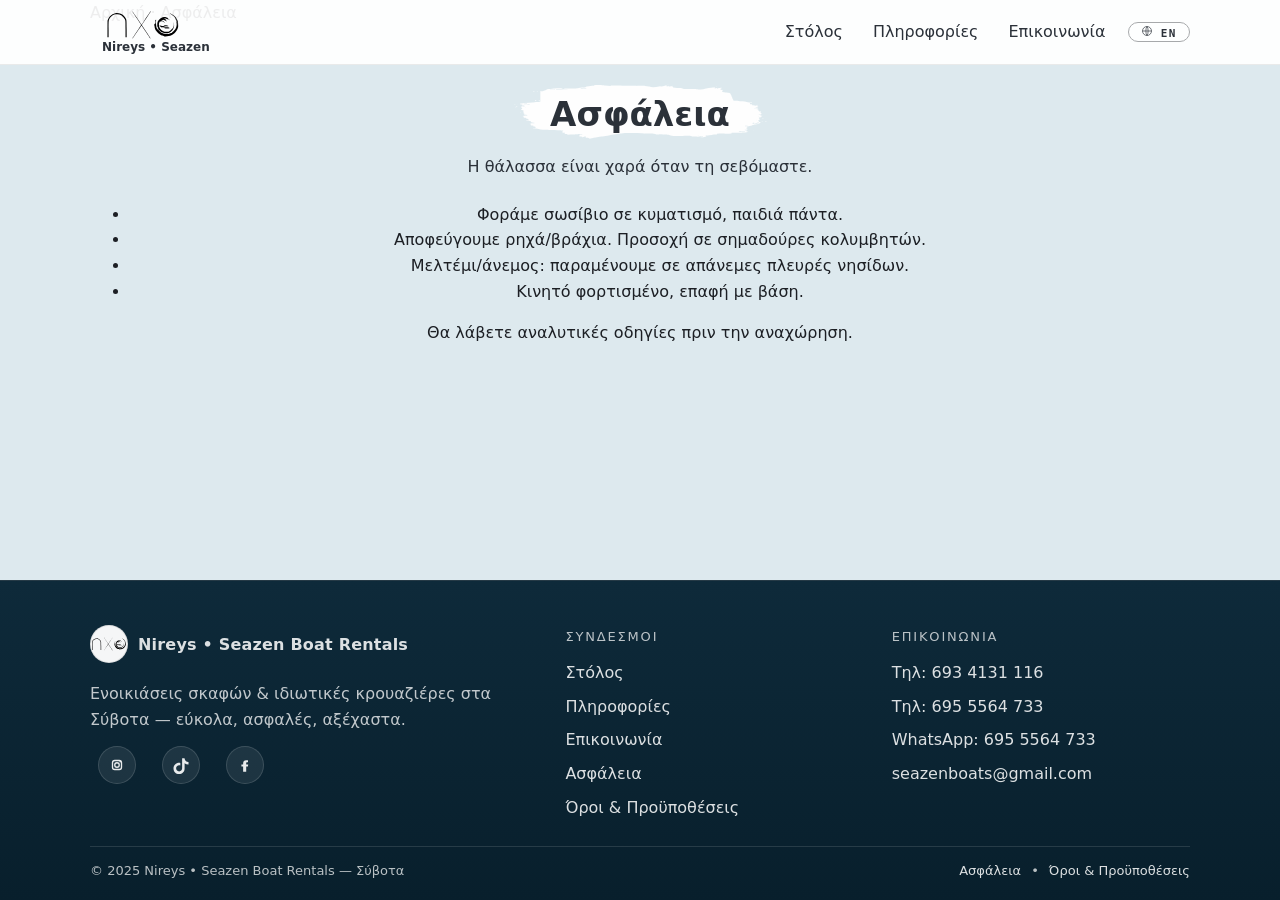
<file: safety.html>
<!doctype html>
<html lang="el">
<head>
  <meta charset="utf-8"/>
  <meta name="viewport" content="width=device-width, initial-scale=1"/>
  <title>Ασφάλεια &amp; Οδηγίες Πλεύσης Σύβοτα · Nireys • Seazen</title>
  <meta name="description" content="Οδηγίες ασφαλείας για ενοικίαση σκάφους στα Σύβοτα: σωσίβια, μελτέμι, αγκυροβολία, επικοινωνία βάσης. Nireys • Seazen Boat Rentals."/>
  <link rel="icon" href="assets/logo.svg"/>

  <!-- ===== SEO ===== -->
  <meta name="keywords" content="ασφάλεια σκάφους σύβοτα, οδηγίες πλεύσης, μελτέμι ιόνιο, ενοικίαση σκάφους σύβοτα, σωσίβια, sivota boat safety"/>
  <meta name="robots" content="index,follow,max-image-preview:large"/>
  <meta name="author" content="Nireys • Seazen Boat Rentals"/>
  <meta name="theme-color" content="#0e2a3a"/>

  <meta name="geo.region" content="GR-46"/>
  <meta name="geo.placename" content="Σύβοτα, Θεσπρωτία"/>
  <meta name="geo.position" content="39.4067;20.2370"/>
  <meta name="ICBM" content="39.4067, 20.2370"/>

  <link rel="canonical" href="https://www.nireyssivota.com/safety.html"/>
  <link rel="alternate" hreflang="el" href="https://www.nireyssivota.com/safety.html"/>
  <link rel="alternate" hreflang="en" href="https://www.nireyssivota.com/safety.en.html"/>
  <link rel="alternate" hreflang="x-default" href="https://www.nireyssivota.com/safety.html"/>

  <meta property="og:site_name" content="Nireys • Seazen Boat Rentals"/>
  <meta property="og:type" content="article"/>
  <meta property="og:locale" content="el_GR"/>
  <meta property="og:locale:alternate" content="en_US"/>
  <meta property="og:title" content="Ασφάλεια &amp; Οδηγίες Πλεύσης Σύβοτα · Nireys • Seazen"/>
  <meta property="og:description" content="Οδηγίες ασφαλείας για ενοικίαση σκάφους στα Σύβοτα."/>
  <meta property="og:url" content="https://www.nireyssivota.com/safety.html"/>
  <meta property="og:image" content="https://www.nireyssivota.com/img/sivota/golden_hour.jpg"/>

  <meta name="twitter:card" content="summary_large_image"/>
  <meta name="twitter:title" content="Ασφάλεια Σκάφους · Nireys • Seazen"/>
  <meta name="twitter:description" content="Οδηγίες ασφαλείας για ενοικίαση σκάφους στα Σύβοτα."/>
  <meta name="twitter:image" content="https://www.nireyssivota.com/img/sivota/golden_hour.jpg"/>

  <link rel="stylesheet" href="styles.css"/>

  <!-- ===== Structured Data: Breadcrumbs ===== -->
  <script type="application/ld+json">
  {
    "@context": "https://schema.org",
    "@type": "BreadcrumbList",
    "itemListElement": [
      {"@type": "ListItem", "position": 1, "name": "Αρχική", "item": "https://www.nireyssivota.com/"},
      {"@type": "ListItem", "position": 2, "name": "Ασφάλεια", "item": "https://www.nireyssivota.com/safety.html"}
    ]
  }
  </script>
</head>
<body>
  
  <header class="site-header">
    <div class="container nav" id="nav">
      <a href="index.html" class="brand">
        <img src="assets/logo.svg" alt="Nireys • Seazen logo" class="brand-logo"/>
        <div class="brand-title">Nireys • Seazen</div>
      </a>
      <button class="mobile-toggle" aria-label="Μενού">☰</button>
      <ul>
        <li><a href="fleet.html">Στόλος</a></li>
        <li><a href="about.html">Πληροφορίες</a></li>
        <li><a href="contact.html">Επικοινωνία</a></li>
      </ul>
      <a class="lang-toggle" href="safety.en.html" hreflang="en" aria-label="Switch to English">
        <svg class="lang-toggle__globe" viewBox="0 0 24 24" aria-hidden="true">
          <circle cx="12" cy="12" r="9" fill="none" stroke="currentColor" stroke-width="1.6"/>
          <path d="M3 12h18M12 3c3 3 3 15 0 18M12 3c-3 3-3 15 0 18" fill="none" stroke="currentColor" stroke-width="1.6"/>
        </svg>
        EN
      </a>
    </div>
  </header>

<main>
  <div class="container">
    <div class='breadcrumbs'>Αρχική · Ασφάλεια</div>
  </div>
    
  <section class="section">
    <div class="container">
      <h2>Ασφάλεια</h2>
      <p class="sub">Η θάλασσα είναι χαρά όταν τη σεβόμαστε.</p>
      <ul class="list">
        <li>Φοράμε σωσίβιο σε κυματισμό, παιδιά πάντα.</li>
        <li>Αποφεύγουμε ρηχά/βράχια. Προσοχή σε σημαδούρες κολυμβητών.</li>
        <li>Μελτέμι/άνεμος: παραμένουμε σε απάνεμες πλευρές νησίδων.</li>
        <li>Κινητό φορτισμένο, επαφή με βάση.</li>
      </ul>
      <p class="small">Θα λάβετε αναλυτικές οδηγίες πριν την αναχώρηση.</p>
    </div>
  </section>

</main>
  
  <footer class="footer" aria-label="Footer">
    <div class="container">

      <div class="footer-inner">

        <!-- Brand / short intro -->
        <div class="footer-col footer-col--brand">
          <a class="footer-logo" href="index.html" aria-label="Nireys • Seazen Boat Rentals (Ασφάλεια)">
            <img src="assets/logo.svg" alt="Nireys • Seazen logo">
            <span>Nireys • Seazen Boat Rentals</span>
          </a>

          <p class="footer-tagline">
            Ενοικιάσεις σκαφών &amp; ιδιωτικές κρουαζιέρες στα Σύβοτα — εύκολα, ασφαλές, αξέχαστα.
          </p>

          <div class="socials" aria-label="Social media">
            <a href="https://www.instagram.com/seazenboats?igsh=MXNxYzJ4a2Ezd3Y5dg==" target="_blank" rel="noopener" aria-label="Instagram">
              <svg viewBox="0 0 24 24" fill="none" aria-hidden="true">
                <rect x="6" y="6" width="12" height="12" rx="3" stroke="currentColor" stroke-width="1.8"/>
                <circle cx="12" cy="12" r="3" stroke="currentColor" stroke-width="1.8"/>
                <circle cx="16.2" cy="7.8" r="1" fill="currentColor"/>
              </svg>
            </a>

            <a href="https://www.tiktok.com/@seazenboats?_t=8lZWLbHML3J&_r=1" target="_blank" rel="noopener" aria-label="TikTok">
              <svg viewBox="0 0 24 24" aria-hidden="true">
                <path fill="currentColor" d="M16.7 3c.4 3 2.2 4.8 5.3 5.1v3.2c-1.9.1-3.6-.5-5.2-1.7v7.3c0 4.1-3.3 7.1-7.4 7.1-4.3 0-7.4-3.4-7.4-7.5 0-4.1 3.2-7.5 7.6-7.5.5 0 1 .1 1.5.2v3.5c-.5-.2-1-.4-1.6-.4-2.2 0-4 1.8-4 4.1s1.8 4.1 4 4.1c2.3 0 3.9-1.5 4-4.1V3h3.2Z"/>
              </svg>
            </a>

            <a href="https://www.facebook.com/nireysyachting" target="_blank" rel="noopener" aria-label="Facebook">
              <svg viewBox="0 0 24 24" aria-hidden="true">
                <path fill="currentColor" d="M13.6 21v-7h2.3l.4-2.7h-2.7V9.6c0-.8.2-1.3 1.3-1.3H16V5.9c-.2 0-1.3-.1-2.5-.1-2.4 0-4 1.5-4 4.2v1.3H7.2V14h2.3v7h4.1Z"/>
              </svg>
            </a>
          </div>
        </div>

        <!-- Links -->
        <nav class="footer-col footer-col--links" aria-label="Γρήγοροι σύνδεσμοι">
          <div class="footer-title">Σύνδεσμοι</div>
          <ul class="footer-list">
            <li><a href="fleet.html">Στόλος</a></li>
            <li><a href="about.html">Πληροφορίες</a></li>
            <li><a href="contact.html">Επικοινωνία</a></li>
            <li><a href="safety.html">Ασφάλεια</a></li>
            <li><a href="terms.html">Όροι &amp; Προϋποθέσεις</a></li>
          </ul>
        </nav>

        <!-- Contact -->
        <div class="footer-col footer-col--contact">
          <div class="footer-title">Επικοινωνία</div>
          <ul class="footer-list">
            <li><a href="tel:+306934131116">Τηλ: 693 4131 116</a></li>
            <li><a href="tel:+306955564733">Τηλ: 695 5564 733</a></li>
            <li><a href="https://wa.me/306955564733" target="_blank" rel="noopener">WhatsApp: <span style="white-space:nowrap">695 5564 733</span></a></li>
            <li><a href="mailto:seazenboats@gmail.com">seazenboats@gmail.com</a></li>
          </ul>
        </div>

      </div>

      <div class="footer-bottom">
        <div>© 2025 Nireys • Seazen Boat Rentals — Σύβοτα</div>
        <div class="footer-legal">
          <a href="safety.html">Ασφάλεια</a>
          <span aria-hidden="true">•</span>
          <a href="terms.html">Όροι &amp; Προϋποθέσεις</a>
        </div>
      </div>

    </div>
  </footer>


  <script src="scripts/scripts.js"></script>
</body>
</html>
</file>
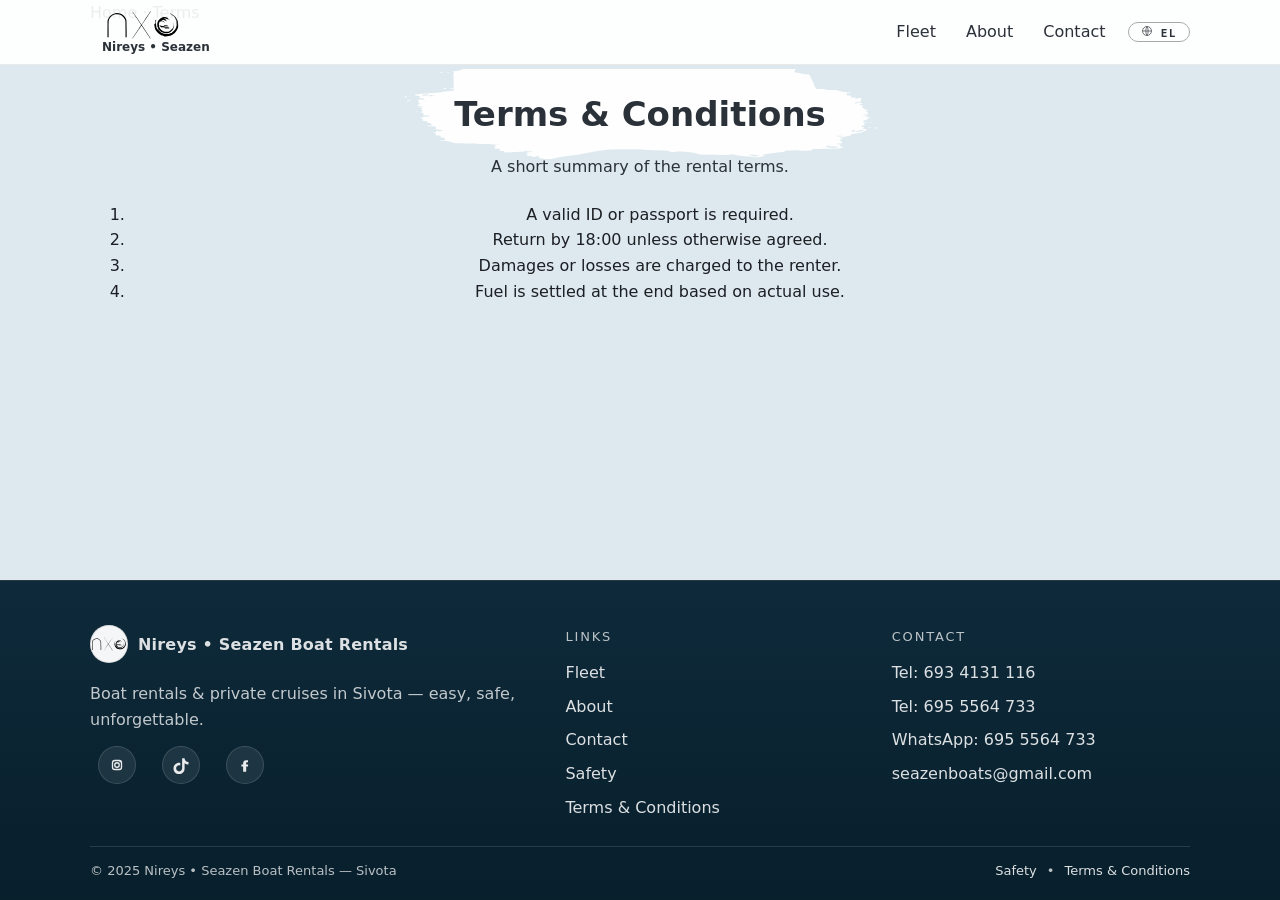
<file: terms.en.html>
<!doctype html>
<html lang="en">
<head>
  <meta charset="utf-8"/>
  <meta name="viewport" content="width=device-width, initial-scale=1"/>
  <title>Boat Rental Terms &amp; Conditions Sivota · Nireys • Seazen</title>
  <meta name="description" content="Terms &amp; conditions for renting a boat with Nireys • Seazen Boat Rentals in Sivota: ID required, return time, fuel."/>
  <link rel="icon" href="assets/logo.svg"/>

  <!-- ===== SEO ===== -->
  <meta name="keywords" content="boat rental terms sivota, sivota rental conditions, boat hire sivota terms, rent a boat sivota greece"/>
  <meta name="robots" content="index,follow,max-image-preview:large"/>
  <meta name="author" content="Nireys • Seazen Boat Rentals"/>
  <meta name="theme-color" content="#0e2a3a"/>

  <meta name="geo.region" content="GR-46"/>
  <meta name="geo.placename" content="Sivota, Thesprotia"/>
  <meta name="geo.position" content="39.4067;20.2370"/>
  <meta name="ICBM" content="39.4067, 20.2370"/>

  <link rel="canonical" href="https://www.nireyssivota.com/terms.en.html"/>
  <link rel="alternate" hreflang="el" href="https://www.nireyssivota.com/terms.html"/>
  <link rel="alternate" hreflang="en" href="https://www.nireyssivota.com/terms.en.html"/>
  <link rel="alternate" hreflang="x-default" href="https://www.nireyssivota.com/terms.html"/>

  <meta property="og:site_name" content="Nireys • Seazen Boat Rentals"/>
  <meta property="og:type" content="article"/>
  <meta property="og:locale" content="en_US"/>
  <meta property="og:locale:alternate" content="el_GR"/>
  <meta property="og:title" content="Boat Rental Terms &amp; Conditions Sivota · Nireys • Seazen"/>
  <meta property="og:description" content="Terms &amp; conditions for boat rentals in Sivota."/>
  <meta property="og:url" content="https://www.nireyssivota.com/terms.en.html"/>
  <meta property="og:image" content="https://www.nireyssivota.com/img/sivota/golden_hour.jpg"/>

  <meta name="twitter:card" content="summary_large_image"/>
  <meta name="twitter:title" content="Rental Terms · Nireys • Seazen Sivota"/>
  <meta name="twitter:description" content="Boat rental terms &amp; conditions in Sivota."/>
  <meta name="twitter:image" content="https://www.nireyssivota.com/img/sivota/golden_hour.jpg"/>

  <link rel="stylesheet" href="styles.css"/>

  <!-- ===== Structured Data: Breadcrumbs ===== -->
  <script type="application/ld+json">
  {
    "@context": "https://schema.org",
    "@type": "BreadcrumbList",
    "itemListElement": [
      {"@type": "ListItem", "position": 1, "name": "Home", "item": "https://www.nireyssivota.com/index.en.html"},
      {"@type": "ListItem", "position": 2, "name": "Terms & Conditions", "item": "https://www.nireyssivota.com/terms.en.html"}
    ]
  }
  </script>
</head>
<body>

  <header class="site-header">
    <div class="container nav" id="nav">
      <a href="index.en.html" class="brand">
        <img src="assets/logo.svg" alt="Nireys • Seazen logo" class="brand-logo"/>
        <div class="brand-title">Nireys • Seazen</div>
      </a>
      <button class="mobile-toggle" aria-label="Menu">☰</button>
      <ul>
        <li><a href="fleet.en.html">Fleet</a></li>
        <li><a href="about.en.html">About</a></li>
        <li><a href="contact.en.html">Contact</a></li>
      </ul>
      <a class="lang-toggle" href="terms.html" hreflang="el" aria-label="Μετάβαση στα ελληνικά">
        <svg class="lang-toggle__globe" viewBox="0 0 24 24" aria-hidden="true">
          <circle cx="12" cy="12" r="9" fill="none" stroke="currentColor" stroke-width="1.6"/>
          <path d="M3 12h18M12 3c3 3 3 15 0 18M12 3c-3 3-3 15 0 18" fill="none" stroke="currentColor" stroke-width="1.6"/>
        </svg>
        EL
      </a>
    </div>
  </header>

<main>
  <div class="container">
    <div class='breadcrumbs'>Home · Terms</div>
  </div>

  <section class="section">
    <div class="container">
      <h2>Terms &amp; Conditions</h2>
      <p class="sub">A short summary of the rental terms.</p>
      <ol class="list">
        <li>A valid ID or passport is required.</li>
        <li>Return by 18:00 unless otherwise agreed.</li>
        <li>Damages or losses are charged to the renter.</li>
        <li>Fuel is settled at the end based on actual use.</li>
      </ol>
    </div>
  </section>

</main>

  <footer class="footer" aria-label="Footer">
    <div class="container">

      <div class="footer-inner">

        <!-- Brand / short intro -->
        <div class="footer-col footer-col--brand">
          <a class="footer-logo" href="index.en.html" aria-label="Nireys • Seazen Boat Rentals (Home)">
            <img src="assets/logo.svg" alt="Nireys • Seazen logo">
            <span>Nireys • Seazen Boat Rentals</span>
          </a>

          <p class="footer-tagline">
            Boat rentals &amp; private cruises in Sivota — easy, safe, unforgettable.
          </p>

          <div class="socials" aria-label="Social media">
            <a href="https://www.instagram.com/seazenboats?igsh=MXNxYzJ4a2Ezd3Y5dg==" target="_blank" rel="noopener" aria-label="Instagram">
              <svg viewBox="0 0 24 24" fill="none" aria-hidden="true">
                <rect x="6" y="6" width="12" height="12" rx="3" stroke="currentColor" stroke-width="1.8"/>
                <circle cx="12" cy="12" r="3" stroke="currentColor" stroke-width="1.8"/>
                <circle cx="16.2" cy="7.8" r="1" fill="currentColor"/>
              </svg>
            </a>

            <a href="https://www.tiktok.com/@seazenboats?_t=8lZWLbHML3J&_r=1" target="_blank" rel="noopener" aria-label="TikTok">
              <svg viewBox="0 0 24 24" aria-hidden="true">
                <path fill="currentColor" d="M16.7 3c.4 3 2.2 4.8 5.3 5.1v3.2c-1.9.1-3.6-.5-5.2-1.7v7.3c0 4.1-3.3 7.1-7.4 7.1-4.3 0-7.4-3.4-7.4-7.5 0-4.1 3.2-7.5 7.6-7.5.5 0 1 .1 1.5.2v3.5c-.5-.2-1-.4-1.6-.4-2.2 0-4 1.8-4 4.1s1.8 4.1 4 4.1c2.3 0 3.9-1.5 4-4.1V3h3.2Z"/>
              </svg>
            </a>

            <a href="https://www.facebook.com/nireysyachting" target="_blank" rel="noopener" aria-label="Facebook">
              <svg viewBox="0 0 24 24" aria-hidden="true">
                <path fill="currentColor" d="M13.6 21v-7h2.3l.4-2.7h-2.7V9.6c0-.8.2-1.3 1.3-1.3H16V5.9c-.2 0-1.3-.1-2.5-.1-2.4 0-4 1.5-4 4.2v1.3H7.2V14h2.3v7h4.1Z"/>
              </svg>
            </a>
          </div>
        </div>

        <!-- Links -->
        <nav class="footer-col footer-col--links" aria-label="Quick links">
          <div class="footer-title">Links</div>
          <ul class="footer-list">
            <li><a href="fleet.en.html">Fleet</a></li>
            <li><a href="about.en.html">About</a></li>
            <li><a href="contact.en.html">Contact</a></li>
            <li><a href="safety.en.html">Safety</a></li>
            <li><a href="terms.en.html">Terms &amp; Conditions</a></li>
          </ul>
        </nav>

        <!-- Contact -->
        <div class="footer-col footer-col--contact">
          <div class="footer-title">Contact</div>
          <ul class="footer-list">
            <li><a href="tel:+306934131116">Tel: 693 4131 116</a></li>
            <li><a href="tel:+306955564733">Tel: 695 5564 733</a></li>
            <li><a href="https://wa.me/306955564733" target="_blank" rel="noopener">WhatsApp: <span style="white-space:nowrap">695 5564 733</span></a></li>
            <li><a href="mailto:seazenboats@gmail.com">seazenboats@gmail.com</a></li>
          </ul>
        </div>

      </div>

      <div class="footer-bottom">
        <div>© 2025 Nireys • Seazen Boat Rentals — Sivota</div>
        <div class="footer-legal">
          <a href="safety.en.html">Safety</a>
          <span aria-hidden="true">•</span>
          <a href="terms.en.html">Terms &amp; Conditions</a>
        </div>
      </div>

    </div>
  </footer>


  <script src="scripts/scripts.js"></script>
</body>
</html>
</file>
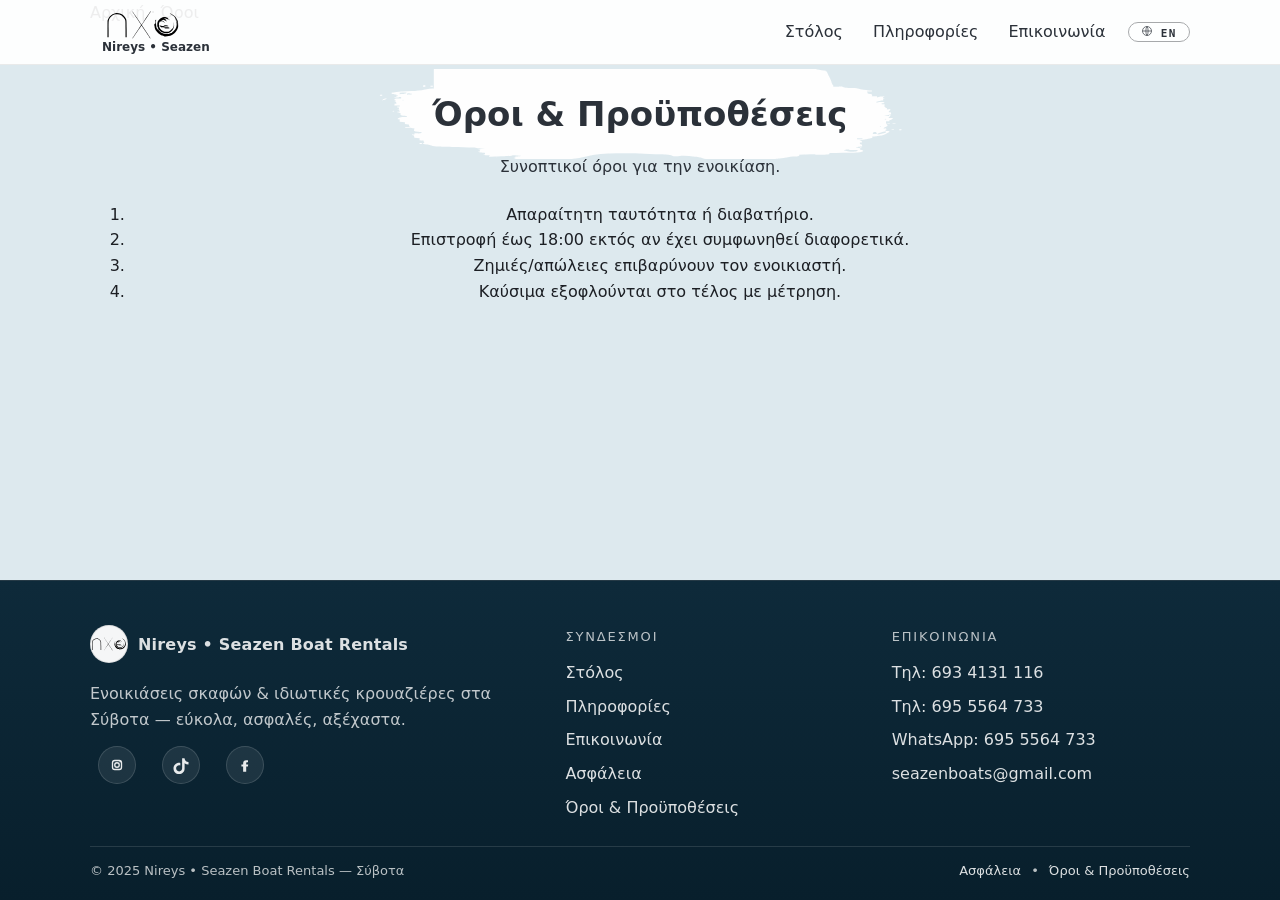
<file: terms.html>
<!doctype html>
<html lang="el">
<head>
  <meta charset="utf-8"/>
  <meta name="viewport" content="width=device-width, initial-scale=1"/>
  <title>Όροι Ενοικίασης Σκάφους Σύβοτα · Nireys • Seazen</title>
  <meta name="description" content="Όροι &amp; προϋποθέσεις για την ενοικίαση σκάφους από Nireys • Seazen Boat Rentals στα Σύβοτα: ταυτότητα, ώρα επιστροφής, καύσιμα."/>
  <link rel="icon" href="assets/logo.svg"/>

  <!-- ===== SEO ===== -->
  <meta name="keywords" content="όροι ενοικίασης σκάφους, σύβοτα όροι, ενοικίαση σκάφους σύβοτα, terms boat rental sivota"/>
  <meta name="robots" content="index,follow,max-image-preview:large"/>
  <meta name="author" content="Nireys • Seazen Boat Rentals"/>
  <meta name="theme-color" content="#0e2a3a"/>

  <meta name="geo.region" content="GR-46"/>
  <meta name="geo.placename" content="Σύβοτα, Θεσπρωτία"/>
  <meta name="geo.position" content="39.4067;20.2370"/>
  <meta name="ICBM" content="39.4067, 20.2370"/>

  <link rel="canonical" href="https://www.nireyssivota.com/terms.html"/>
  <link rel="alternate" hreflang="el" href="https://www.nireyssivota.com/terms.html"/>
  <link rel="alternate" hreflang="en" href="https://www.nireyssivota.com/terms.en.html"/>
  <link rel="alternate" hreflang="x-default" href="https://www.nireyssivota.com/terms.html"/>

  <meta property="og:site_name" content="Nireys • Seazen Boat Rentals"/>
  <meta property="og:type" content="article"/>
  <meta property="og:locale" content="el_GR"/>
  <meta property="og:locale:alternate" content="en_US"/>
  <meta property="og:title" content="Όροι Ενοικίασης Σκάφους Σύβοτα · Nireys • Seazen"/>
  <meta property="og:description" content="Όροι &amp; προϋποθέσεις για την ενοικίαση σκάφους στα Σύβοτα."/>
  <meta property="og:url" content="https://www.nireyssivota.com/terms.html"/>
  <meta property="og:image" content="https://www.nireyssivota.com/img/sivota/golden_hour.jpg"/>

  <meta name="twitter:card" content="summary_large_image"/>
  <meta name="twitter:title" content="Όροι Ενοικίασης · Nireys • Seazen Σύβοτα"/>
  <meta name="twitter:description" content="Όροι &amp; προϋποθέσεις ενοικίασης σκάφους στα Σύβοτα."/>
  <meta name="twitter:image" content="https://www.nireyssivota.com/img/sivota/golden_hour.jpg"/>

  <link rel="stylesheet" href="styles.css"/>

  <!-- ===== Structured Data: Breadcrumbs ===== -->
  <script type="application/ld+json">
  {
    "@context": "https://schema.org",
    "@type": "BreadcrumbList",
    "itemListElement": [
      {"@type": "ListItem", "position": 1, "name": "Αρχική", "item": "https://www.nireyssivota.com/"},
      {"@type": "ListItem", "position": 2, "name": "Όροι & Προϋποθέσεις", "item": "https://www.nireyssivota.com/terms.html"}
    ]
  }
  </script>
</head>
<body>
  
  <header class="site-header">
    <div class="container nav" id="nav">
      <a href="index.html" class="brand">
        <img src="assets/logo.svg" alt="Nireys • Seazen logo" class="brand-logo"/>
        <div class="brand-title">Nireys • Seazen</div>
      </a>
      <button class="mobile-toggle" aria-label="Μενού">☰</button>
      <ul>
        <li><a href="fleet.html">Στόλος</a></li>
        <li><a href="about.html">Πληροφορίες</a></li>
        <li><a href="contact.html">Επικοινωνία</a></li>
      </ul>
      <a class="lang-toggle" href="terms.en.html" hreflang="en" aria-label="Switch to English">
        <svg class="lang-toggle__globe" viewBox="0 0 24 24" aria-hidden="true">
          <circle cx="12" cy="12" r="9" fill="none" stroke="currentColor" stroke-width="1.6"/>
          <path d="M3 12h18M12 3c3 3 3 15 0 18M12 3c-3 3-3 15 0 18" fill="none" stroke="currentColor" stroke-width="1.6"/>
        </svg>
        EN
      </a>
    </div>
  </header>

<main>
  <div class="container">
    <div class='breadcrumbs'>Αρχική · Όροι</div>
  </div>
    
  <section class="section">
    <div class="container">
      <h2>Όροι & Προϋποθέσεις</h2>
      <p class="sub">Συνοπτικοί όροι για την ενοικίαση.</p>
      <ol class="list">
        <li>Απαραίτητη ταυτότητα ή διαβατήριο.</li>
        <li>Επιστροφή έως 18:00 εκτός αν έχει συμφωνηθεί διαφορετικά.</li>
        <li>Ζημιές/απώλειες επιβαρύνουν τον ενοικιαστή.</li>
        <li>Καύσιμα εξοφλούνται στο τέλος με μέτρηση.</li>
      </ol>
    </div>
  </section>

</main>
  
  <footer class="footer" aria-label="Footer">
    <div class="container">

      <div class="footer-inner">

        <!-- Brand / short intro -->
        <div class="footer-col footer-col--brand">
          <a class="footer-logo" href="index.html" aria-label="Nireys • Seazen Boat Rentals (Αρχική)">
            <img src="assets/logo.svg" alt="Nireys • Seazen logo">
            <span>Nireys • Seazen Boat Rentals</span>
          </a>

          <p class="footer-tagline">
            Ενοικιάσεις σκαφών &amp; ιδιωτικές κρουαζιέρες στα Σύβοτα — εύκολα, ασφαλές, αξέχαστα.
          </p>

          <div class="socials" aria-label="Social media">
            <a href="https://www.instagram.com/seazenboats?igsh=MXNxYzJ4a2Ezd3Y5dg==" target="_blank" rel="noopener" aria-label="Instagram">
              <svg viewBox="0 0 24 24" fill="none" aria-hidden="true">
                <rect x="6" y="6" width="12" height="12" rx="3" stroke="currentColor" stroke-width="1.8"/>
                <circle cx="12" cy="12" r="3" stroke="currentColor" stroke-width="1.8"/>
                <circle cx="16.2" cy="7.8" r="1" fill="currentColor"/>
              </svg>
            </a>

            <a href="https://www.tiktok.com/@seazenboats?_t=8lZWLbHML3J&_r=1" target="_blank" rel="noopener" aria-label="TikTok">
              <svg viewBox="0 0 24 24" aria-hidden="true">
                <path fill="currentColor" d="M16.7 3c.4 3 2.2 4.8 5.3 5.1v3.2c-1.9.1-3.6-.5-5.2-1.7v7.3c0 4.1-3.3 7.1-7.4 7.1-4.3 0-7.4-3.4-7.4-7.5 0-4.1 3.2-7.5 7.6-7.5.5 0 1 .1 1.5.2v3.5c-.5-.2-1-.4-1.6-.4-2.2 0-4 1.8-4 4.1s1.8 4.1 4 4.1c2.3 0 3.9-1.5 4-4.1V3h3.2Z"/>
              </svg>
            </a>

            <a href="https://www.facebook.com/nireysyachting" target="_blank" rel="noopener" aria-label="Facebook">
              <svg viewBox="0 0 24 24" aria-hidden="true">
                <path fill="currentColor" d="M13.6 21v-7h2.3l.4-2.7h-2.7V9.6c0-.8.2-1.3 1.3-1.3H16V5.9c-.2 0-1.3-.1-2.5-.1-2.4 0-4 1.5-4 4.2v1.3H7.2V14h2.3v7h4.1Z"/>
              </svg>
            </a>
          </div>
        </div>

        <!-- Links -->
        <nav class="footer-col footer-col--links" aria-label="Γρήγοροι σύνδεσμοι">
          <div class="footer-title">Σύνδεσμοι</div>
          <ul class="footer-list">
            <li><a href="fleet.html">Στόλος</a></li>
            <li><a href="about.html">Πληροφορίες</a></li>
            <li><a href="contact.html">Επικοινωνία</a></li>
            <li><a href="safety.html">Ασφάλεια</a></li>
            <li><a href="terms.html">Όροι &amp; Προϋποθέσεις</a></li>
          </ul>
        </nav>

        <!-- Contact -->
        <div class="footer-col footer-col--contact">
          <div class="footer-title">Επικοινωνία</div>
          <ul class="footer-list">
            <li><a href="tel:+306934131116">Τηλ: 693 4131 116</a></li>
            <li><a href="tel:+306955564733">Τηλ: 695 5564 733</a></li>
            <li><a href="https://wa.me/306955564733" target="_blank" rel="noopener">WhatsApp: <span style="white-space:nowrap">695 5564 733</span></a></li>
            <li><a href="mailto:seazenboats@gmail.com">seazenboats@gmail.com</a></li>
          </ul>
        </div>

      </div>

      <div class="footer-bottom">
        <div>© 2025 Nireys • Seazen Boat Rentals — Σύβοτα</div>
        <div class="footer-legal">
          <a href="safety.html">Ασφάλεια</a>
          <span aria-hidden="true">•</span>
          <a href="terms.html">Όροι &amp; Προϋποθέσεις</a>
        </div>
      </div>

    </div>
  </footer>
  

  <script src="scripts/scripts.js"></script>
</body>
</html>
</file>
<file: styles.css>
/* --------- Design tokens --------- */
:root{
  --sand:#efebe5;
  /*--wheat:#dcc9a3;    /* πιο “μπισκοτένιο”, πιο καθαρό δίπλα στο μπλε */
  --wheat:#d9cea0;
  --ink:#1c1f24;
  --ink-soft:#2b3139;
  --white:#ffffff;

  /* footer color */
  --navy: #0e2a3a;     /* σκουρο μπλε */
  --navy-2: #081f2c;   /* πιο βαθύ για gradient */


  /*--sea:#446e83;  /* μπλε φωτη */
  /*--sea: #d0e2ed; /* baby blue*/ 
  /*--sea:#26415c; /* DAAARK */
  --sea:#dde9ee;

  /* Header height */
  --header-h: 64px;

  /* Page fixed background (edit me) TODO */
  /* --bg-image: url("img/sea-bg.jpg"); */
  --bg-overlay: linear-gradient(to bottom, rgba(255,255,255,.35), rgba(255,255,255,.55));
}



/* --------- Base / Reset --------- */
*{ box-sizing:border-box }
html{ 
  scroll-behavior:smooth;
  height:100%;
  background: var(--sand);   /* TODO */
}

/* Main γεμίζει τον διαθέσιμο χώρο */
main{ flex: 1 0 auto }

body{
  margin:0; 
  min-height:100%;
  display: flex;
  flex-direction: column;
  font-family: system-ui,-apple-system, Segoe UI, Roboto, Ubuntu, Cantarell, Noto Sans, Helvetica, Arial, "Apple Color Emoji","Segoe UI Emoji";
  color:var(--ink);
  line-height:1.6;
  background: transparent; /* αφήνουμε να φανεί το fixed bg */
}

body::before{
  content:"";
  position:fixed; inset:0; z-index:-1; pointer-events:none;
  background:
    var(--bg-overlay);
    /*, var(--bg-image); */
  background-repeat:no-repeat, no-repeat;
  background-position:center center, center center;
  background-size:cover, cover;
}

.container{ width:min(1100px, 92%); margin:0 auto }

/* ========== Header ========== */
.site-header{
  position:fixed; top:0; left:0; right:0; z-index:1000;
  /* backdrop-filter: blur(6px) saturate(100%);
  -webkit-backdrop-filter: blur(6px) saturate(130%); */
  background: rgba(255,255,255,.92);  /* πιο αδιαφανές αντί για blur */
  border-bottom: 1px solid rgba(0,0,0,.08);
}

.site-header .nav{
  display:flex; align-items:center;
  gap:10px; min-height:var(--header-h);
}
.site-header .nav .brand{ margin-right:auto; }

/* Brand: logo πάνω, title κάτω, κεντραρισμένα */
.brand{
  display:inline-flex;
  flex-direction:column;
  align-items:center;
  gap:2px;
  color:var(--ink);
  text-decoration:none;
}

/* logo */
.brand-logo{
  width:82px;
  height:32px;
  display:block;
}

/* title logo */
.brand-title{
  font-weight:600;
  font-size:12px;
  line-height:1.1;
  text-align:center;
}


/* Menu */
.nav ul{
  display:flex; align-items:center; gap:6px;
  list-style:none; margin:0; padding:0
}

.nav a{
  padding:2px 12px; border-radius:10px;
  color:var(--ink-soft); transition:.2s; text-decoration:none;
  position: relative;
  display: inline-block;
}
.nav a:hover{ background:rgba(158,193,207,.18); color:var(--ink) }

/* active link: χωρίς background */
.nav a[aria-current="page"]{
  background: transparent;
  color: var(--ink);
  text-decoration: none; /* για να μην υπάρχει το κλασικό underline */
}

/* η γραμμή */
.nav a[aria-current="page"]::after{
  content:"";
  position:absolute;

  /* αυτά (12px) ταιριάζουν με το padding σου: 8px 12px */
  left:12px;
  right:12px;

  bottom:1px;     /* παίξε λίγο: 0px–6px */
  height:1px;
  background:#000;

  transform: scaleX(0);
  transform-origin: left;
  animation: nav-underline .28s ease-out forwards;
}

@keyframes nav-underline{
  to{ transform: scaleX(1); }
}

/* να μην “κουμπώνει” background στο hover όταν είναι active */
.nav a[aria-current="page"]:hover{
  background: transparent;
}

/* ========== Mobile menu (απλό & μικρό) ========== */
.mobile-toggle{
  appearance:none; border:0; background:transparent; font-size:22px;
  padding:6px 8px; border-radius:10px; color:var(--ink); display:none;
}

/* ========== Language toggle (EN / EL) ========== */
.lang-toggle{
  display: inline-flex;
  align-items: center;
  gap: 6px;
  padding: 5px 11px;
  border-radius: 999px;
  border: 1px solid color-mix(in oklab, var(--ink), white 65%);
  background: rgba(255,255,255,.55);
  color: var(--ink);
  text-decoration: none;
  font-family: ui-monospace, "IBM Plex Mono", SFMono-Regular, Menlo, Consolas, monospace;
  font-size: 11px;
  font-weight: 700;
  letter-spacing: .14em;
  text-transform: uppercase;
  line-height: 1;
  white-space: nowrap;
  transition: background .2s ease, color .2s ease, border-color .2s ease, transform .12s ease;
}
.lang-toggle:hover,
.lang-toggle:focus-visible{
  background: var(--navy);
  color: #fff;
  border-color: var(--navy);
  outline: 0;
}
.lang-toggle:active{ transform: translateY(1px); }
.lang-toggle__globe{
  width: 12px; height: 12px;
  flex: 0 0 auto;
  opacity: .85;
}

@media (max-width:900px){
  :root{ --header-h:56px }
  .mobile-toggle{ display:inline-block }
  .nav{ flex-wrap:wrap }
  .nav ul{
    width:100%; flex-direction:column; align-items:stretch; gap:4px;
    max-height:0; overflow:hidden; padding:0;
    transition:max-height .25s ease, padding .25s ease;
  }
  .nav.open ul{ max-height:70vh; padding:6px 0 }
  .nav a{ padding:10px 12px }

  /* Keep lang toggle + burger on the top row, ul wraps below */
  .lang-toggle{ order: 1; padding: 4px 9px; font-size: 10.5px; }
  .mobile-toggle{ order: 2; }
  .nav ul{ order: 3; }
  .nav ul .lang-toggle{ display: none; } /* never inside the menu */
}

/* ===== Hero με video — σωστή στοίβαξη ===== */

:root{
  --hero-h: clamp(420px, 82svh, 820px);
}
@supports not (height: 1svh){
  :root{ --hero-h: clamp(420px, 82vh, 820px) } /* fallback */
}

.hero{
  position: fixed;
  top: 0; left: 0; right: 0;
  height: var(--hero-h);
  overflow: hidden;
  background: transparent;
  z-index: 0;
}
.hero .wrap{
  display:grid;
  grid-template-columns: 1.2fr .8fr;
  gap:40px;
  padding:calc(var(--header-h) + 16px) 0 64px; /*Δημιουργει κενο αναμεσα στο main Και το hero TODO*/ 
}
@media (max-width: 960px){ 
  .hero .wrap{ 
    padding:calc(var(--header-h) + 16px) 0 64px; /*Δημιουργει κενο αναμεσα στο main Και το hero TODO*/ 
    grid-template-columns:1fr
  } 
}

.hero.hero-with-video{
  isolation: isolate;
  color:#fff;
}
.hero.hero-with-video .hero-video-wrap{
  position:absolute; 
  inset:0;
  z-index: 0;
  overflow:hidden;
  background:#000;
}
.hero.hero-with-video .hero-video{
  position:absolute;
  inset:0;
  width:100%;
  height:100%;
  object-fit:cover;
  object-position: 45%;
  display:block;
}

.hero.hero-with-video .hero-overlay{
  position:absolute; inset:0;
  background: linear-gradient(180deg, rgba(0,0,0,.25), rgba(0,0,0,.35));
  z-index:1; pointer-events:none;
}
.hero.hero-with-video .hero-content{
  position:relative; 
  z-index:2; 
  margin-top: 10px;
}

/*TODO PIO SKOTINO ME AYTO */
/* Δώσε λίγη ανάσα στα στοιχεία */
.hero.hero-with-video .cta{ margin-top: 20px; gap: 12px }
.hero.hero-with-video .kicker{ letter-spacing:.18em; font-weight:800; font-size:12px }

/*TODO PIO SKOTINO ME AYTO */

.kicker{ font-weight:800; color:var(--sea); letter-spacing:.2em; text-transform:uppercase; font-size:12px }
h1{ font-size: clamp(28px, 4vw, 46px); margin:.2em 0 .4em }
.lead{ font-size: clamp(16px, 2.2vw, 20px); color:var(--wheat-soft) }
.cta{ display:flex; gap:12px; flex-wrap:wrap; margin-top:18px }

/* ΜΟΝΟ όταν υπάρχει hero πριν από το main, πρόσθεσε offset ίσο με το ύψος του hero */
.hero + main{
  margin-top: var(--hero-h);
  position: relative;
  z-index: 1;
  background: var(--sea);            /* TODO  main only for index.html*/
  padding-top: 1px;                  /* μόνο για να σπάσει το collapsing */
}

main{ background: var(--sea);}      /* TODO main for ALL .html*/

/* ========================= SEPARATOR ========================= */
.separator {
  width: 80%;
  height: 1px;
  background-color: #0b2a3c;
  margin: 2rem auto;
  border-radius: 1px;
}


/* =============== Wave separator — inline SVG =============== */
:root{
  /* Γεωμετρία */
  --wave-h: 50px;
  --wave-overlap: clamp(10px, 6svh, 64px);

  /* Κίνηση (δεξιά → κάτω → επιστροφή) */
  --wave-shift-px: 80px;   /* οριζόντια μετατόπιση σε px (ασφαλής για overscan) */
  --wave-bob-y: 10px;      /* κάθετο “βούτηγμα” */
  --wave-duration: 5s;    /* διάρκεια loop */

  /* Overscan: πόσο πιο φαρδύ από το 100% είναι το SVG ώστε να μη φανούν άκρα */
  --wave-overscan: 30%;    /* αύξησέ το αν ποτέ ξαναδεις άκρα (π.χ. 40%) */
}

/* Κορυφή του main */
.wave-sep{
  position: relative;
  height: calc(var(--wave-h) + var(--wave-overlap));
  margin-top: calc(-1 * var(--wave-h) - var(--wave-overlap));
  background: transparent;
  pointer-events: none;
  overflow: hidden;
  z-index: 3;
}

/* SVG μένει σταθερό με overscan (δεν μετακινείται το ίδιο ποτέ) */
.wave-sep svg{
  position: absolute;
  top: -1px; /* 1px overlap για να μη φανεί γραμμή */
  left: calc(-1 * var(--wave-overscan) / 2);
  width: calc(100% + var(--wave-overscan));
  height: calc(100% + 2px);
  display: block;
}

.wave-sep .wave-slide{
  transform-box: fill-box;
  transform-origin: 50% 50%;
  will-change: transform;
  animation: wave-horiz var(--wave-duration) ease-in-out infinite;
}

/* Χρώμα κύματος */
.wave-path{ fill: var(--sea) }

@keyframes wave-horiz{
  0%   { transform: translateX(calc(-1 * var(--wave-shift-px))) } /* αριστερά */
  50%  { transform: translateX(var(--wave-shift-px)) }            /* δεξιά */
  100% { transform: translateX(calc(-1 * var(--wave-shift-px))) } /* αριστερά */
}

@media (prefers-reduced-motion: reduce){
  .wave-sep .wave-slide{ animation: none }
}

/* ==================== BUTTOMS ==================== */
.btn{
  display:inline-flex; align-items:center; justify-content:center; gap:8px;
  padding:12px 16px; border-radius:14px; border:1px solid transparent;
  font-weight: 800; text-decoration:none;
  transition: background-color .2s ease, border-color .2s ease, transform .05s ease;
}

/* Primary */
.btn.btn-primary{
  background: var(--sea);
  border-color: color-mix(in oklab, var(--sea), black 12%);
  color: var(--ink); /* σκουρόχρωμο κείμενο για κοντράστ */
}
.btn.btn-primary:hover{ 
  background: color-mix(in oklab, var(--sea), transparent 70%);
  background: rgb(from var(--sea) r g b / .30);   /* when is supported otherwise goes up to fallback */
  
  border-color: color-mix(in oklab, var(--sea), black 12%);
  color: var(--sea);
}
.btn.btn-primary:active{ 
  transform: translateY(1px)
}

/* Ghost = διάφανο με περίγραμμα στο wheat */
.btn.btn-ghost{
  background: color-mix(in oklab, var(--wheat), transparent 70%);
  background: rgb(from var(--wheat) r g b / .30);   /* when is supported otherwise goes up to fallback */
  
  border-color: color-mix(in oklab, var(--wheat), black 12%);
  color: var(--wheat);
}

.btn.btn-ghost:hover{
  background: var(--wheat);
  border-color: color-mix(in oklab, var(--wheat), black 12%);
  color: var(--ink); /* σκουρόχρωμο κείμενο για κοντράστ */
}
.btn.btn-ghost:active{ transform: translateY(1px) }

/* Reverse */
.btn.btn-ghost-rev{
  background: var(--wheat);
  border-color: color-mix(in oklab, var(--wheat), black 12%);
  color: var(--ink); /* σκουρόχρωμο κείμενο για κοντράστ */
}

.btn.btn-ghost-rev:hover{
  background: color-mix(in oklab, var(--wheat), transparent 70%);
  background: rgb(from var(--wheat) r g b / .30);   /* when is supported otherwise goes up to fallback */
  
  border-color: color-mix(in oklab, var(--wheat), black 12%);
  color: var(--wheat); 
}

.btn.btn-ghost-rev:active{
  transform: translateY(1px)
}

/* ///////////////////////////////////////////////////////////////// */
/* Στο hero, ενισχύουμε hover states πάνω σε σκοτεινό φόντο */
.hero.hero-with-video .btn.btn-primary:hover{
  box-shadow: 0 10px 30px rgba(0,0,0,.25);
}
.hero.hero-with-video .btn.btn-ghost{
  /* κάνε το περίγραμμα πιο ευδιάκριτο πάνω στο video */
  border-color: color-mix(in oklab, var(--wheat), white 10%);
}

/* ============================ CARD GRID ============================ */

.card-grid{ 
  display:grid;
  grid-template-columns: repeat(3,1fr);
  gap:16px;
}
@media (max-width: 900px){
  .card-grid{ 
    grid-template-columns: repeat(2,1fr)
  }
}
@media (max-width: 560px){
  .card-grid{ 
    grid-template-columns: 1fr 
  }
}

.card{
  background:var(--white);
  border:1px solid color-mix(in oklab, var(--wheat), black 10%);
  border-radius:18px; overflow:hidden;
  box-shadow: 0 10px 30px rgba(0,0,0,.04);
}
.card .img{ 
  aspect-ratio: 16/10;
  background:#dfe8eb; 
  overflow:hidden 
}
.card .img img{ 
  width:100%;
  height:100%;
  object-fit:cover; 
  display:block 
}
.card .body{ padding:16px }

/* Maybe delete TODO */
.card .btn.btn-ghost{
  background: transparent;
}
.card .btn.btn-ghost:hover{
  background: var(--wheat);
  color: var(--white);
}

/* ============================ WHY ============================ */

#why .prose{
  max-width:760px; margin:0 auto; text-align:center 
}
#why .prose p{ 
  margin:10px 0 0; line-height:1.6 
}
/* ===== Compact mode για κινητά (<= 640px) ===== */
@media (max-width: 640px){
  /* Μαζεύει το κάθετο padding του section */
  #why.section{ padding-block: 20px; }

  /* Κεντράρισμα τίτλου + μικρότερη κλίμακα */
  #trust-title{
    text-align:center;
    font-size: clamp(18px, 5.2vw, 24px);
    line-height: 1.15;
    margin: 0 0 10px;
  }

  /* Πιο «σφιχτή» τυπογραφία στο κείμενο */
  #why .prose{
    max-width: 60ch;          /* κρατά το πλάτος υγιές */
    margin: 0 auto;
    font-size: 0.95rem;       /* ~15.2px */
    line-height: 1.45;        /* λιγότερο ύψος γραμμής */
  }

  /* Μικρότερα κενά μεταξύ παραγράφων */
  #why .prose p{
    margin: 0 0 0.6rem;       /* αντί για 1rem+ */
  }

  /* Λίγο πιο διακριτά τα <strong> για να μη “φουσκώνουν” τη γραμμή */
  #why .prose strong{
    font-weight: 600;
  }
}

/* ===================== FAQ (compact accordion) ===================== */
.faq.section{ padding: 40px 0; text-align:center; }
.faq .sub{ text-align:center; margin-bottom: 14px; }

.faq .faq-list{
  width: min(760px, 100%);
  margin: 0 auto;
  display: grid;
  gap: 10px;
}

.faq .faq-item{
  background: rgba(255,255,255,.75);
  border: 1px solid rgba(0,0,0,.10);
  border-radius: 16px;
  padding: 10px 14px;
  box-shadow: 0 10px 30px rgba(0,0,0,.03);
}

.faq .faq-item summary{
  cursor: pointer;
  font-weight: 800;
  color: var(--ink);
  list-style: none;
  display: flex;
  align-items: center;
  gap: 10px;
}

.faq .faq-item summary::-webkit-details-marker{ display:none; }

.faq .faq-item summary::after{
  content: "›";
  margin-left: auto;
  transform: rotate(90deg);
  transition: transform .18s ease;
  opacity: .8;
  font-size: 18px;
}

.faq .faq-item[open] summary::after{
  transform: rotate(-90deg);
}

.faq .faq-a{
  padding-top: 8px;
  color: var(--ink-soft);
  font-size: 14px;
  line-height: 1.55;
}

.faq .faq-a p{ margin: 0; }

@media (max-width: 640px){
  .faq.section{ padding: 30px 0; }
  .faq .faq-item{ padding: 10px 12px; border-radius: 14px; }
  .faq .faq-a{ font-size: 13.5px; }
}




/* ============================ SECTION ============================ */
.section{
  padding:56px 0;
  text-align: center;
  overflow-x: clip;
}
.section h2{ 
  color: var(--ink-soft); /* TODO */
  font-size: clamp(22px, 3vw, 34px);
  margin:0 0 8px;
  /* extras για το brash efe */
  position: relative;
  display: inline-block;

  z-index: 0;
  padding: .15em .6em;
}

.section h2::before{
  content:"";
  position:absolute;
  left: -10%;
  right: -10%;
  top: -20%;
  bottom: -20%;
  z-index:-1;
  background: url("assets/BRUSH.svg") center / 100% auto no-repeat;
  pointer-events:none;
}


.section .sub{ color:var(--ink-soft); margin:0 0 22px }

/* ============================ FOOTER (Dark / Premium) ============================ */

.footer{
  position: relative;
  z-index: 2;
  padding: 44px 0 18px;
  color: rgba(255,255,255,.82);
  background: linear-gradient(180deg, var(--navy), var(--navy-2));
  border-top: 1px solid rgba(255,255,255,.12);
}

.footer a{
  color: rgba(255,255,255,.86);
  text-decoration: none;
}
.footer a:hover{ color: var(--wheat); }

.footer-inner{
  display: grid;
  grid-template-columns: 1.5fr 1fr 1fr;
  gap: 28px;
  align-items: start;
}

.footer-logo{
  display: inline-flex;
  align-items: center;
  gap: 10px;
  color: #fff;
  font-weight: 800;
  letter-spacing: .2px;
}
.footer-logo img{ width: 36px; height: 36px; }
.footer-logo img{
  width: 36px;
  height: 36px;

  /* white circle behind transparent logo */
  background: rgba(255,255,255,.96);
  border-radius: 999px;
  /* padding: 1px;              το “κυκλακι” γύρω από το logo */
  box-sizing: content-box;   /* για να μη μικρύνει το logo */
  border: 1px solid rgba(0,0,0,.10);
}



.footer-tagline{
  margin: 10px 0 14px;
  max-width: 48ch;
  line-height: 1.6;
  color: rgba(255,255,255,.75);
}

.footer-title{
  margin: 2px 0 12px;
  font-size: 13px;
  letter-spacing: .14em;
  text-transform: uppercase;
  color: rgba(255,255,255,.72);
}

.footer-list{
  list-style: none;
  margin: 0;
  padding: 0;
  display: grid;
  gap: 8px;
}

.footer .socials{
  display: inline-flex;
  gap: 10px;
  align-items: center;
}
.footer .socials a{
  width: 38px;
  height: 38px;
  border-radius: 999px;
  display: inline-flex;
  align-items: center;
  justify-content: center;
  background: rgba(255,255,255,.08);
  border: 1px solid rgba(255,255,255,.14);
  color: rgba(255,255,255,.9);
  transition: transform .18s ease, background .18s ease, border-color .18s ease;
}
.footer .socials a:hover{
  transform: translateY(-1px);
  background: rgba(255,255,255,.12);
  border-color: rgba(255,255,255,.22);
  color: #fff;
}
.footer .socials svg{ width: 18px; height: 18px; display:block; }

.footer-bottom{
  margin-top: 26px;
  padding-top: 14px;
  border-top: 1px solid rgba(255,255,255,.12);
  display: flex;
  justify-content: space-between;
  gap: 10px;
  flex-wrap: wrap;
  font-size: 13px;
  color: rgba(255,255,255,.72);
}

.footer-legal{
  display: inline-flex;
  gap: 10px;
  align-items: center;
}


.footer .footer-list a{
  overflow-wrap: anywhere;
  word-break: break-word;
}


@media (max-width: 820px){
  .footer-inner{
    grid-template-columns: repeat(2, minmax(0,1fr));
    gap: 14px;
  }

  .footer-col--brand{ grid-column: 1 / -1; }

  .footer-bottom{
    flex-direction: column;
    align-items: flex-start;
  }
  
  .footer{ padding: 38px 0 16px; }
  .footer-title{ margin-bottom: 10px; }
}

/* Divider ανάμεσα σε "Σύνδεσμοι" και "Επικοινωνία" (μόνο σε mobile 2-col) */
@media (max-width: 820px){
  .footer-col--links{
    position: relative;
    padding-right: 14px;
  }

  .footer-col--links::after{
    content:"";
    position: absolute;
    top: 6px;
    bottom: 6px;
    right: -9px;
    width: 1px;
    background: rgba(255,255,255,.14);
  }

  .footer-col--contact{
    padding-left: 14px;
  }
}

/* ========================= scoped στο #services ========================= */
#services { position: relative; }

#services h2{ text-align:center; }
#services .cards{ display:grid; gap:16px; grid-template-columns:repeat(4, minmax(0,1fr)); }
@media (max-width:1024px){ #services .cards{ grid-template-columns:repeat(2,1fr) } }
@media (max-width:560px){
  #services .cards{
    display:flex;
    gap:12px;
    overflow-x:auto;

    /* Κεντράρισμα καρέ: padding ίσο με το μισό του (100% - 85%) */
    padding-inline: 7.5%;
    /* Βοηθάει το programmatic scroll να “στοχεύει” το κέντρο */
    scroll-padding-inline: 7.5%;

    scroll-snap-type:x mandatory;
    -webkit-overflow-scrolling: touch;
    overscroll-behavior-x: contain;
  }

  #services .card{
    /* Σταθερό πλάτος card ως ποσοστό, ώστε να ξέρουμε το “κέντρο” */
    flex: 0 0 85%;
    /* Snap στο κέντρο (όχι στην αρχή) */
    scroll-snap-align: center;
    scroll-snap-stop: always;
    min-height: 300px;
  }

  /* H εικόνα κάθεται σωστά */
  #services .card .bg{
    width:100%; height:100%;
    object-fit:cover; object-position:center;
  }

  /* Τα clickccles keys*/
  #srvPrev, #srvNext{
    position: absolute;
    top: 50%;
    transform: translateY(-50%);
    width: 44px; height: 44px;             /* 44px touch target */
    border-radius: 9999px;
    border: 1px solid rgba(255,255,255,.25);
    background: rgba(10,10,10,.55);        /* ημιδιαφανές dark glass */
    color: #fff;
    display: grid;
    place-items: center;
    box-shadow: 0 8px 20px rgba(0,0,0,.25);
    backdrop-filter: blur(6px);
    -webkit-backdrop-filter: blur(6px);
    z-index: 5;
    cursor: pointer;
    opacity: .95;
    transition: opacity .2s ease, transform .2s ease, background .2s ease;
  }

  #srvPrev{ left: 8px; }
  #srvNext{ right: 8px; }

  #srvPrev:hover, #srvNext:hover{ opacity: 1; transform: translateY(-50%) scale(1.03); }
  #srvPrev:active, #srvNext:active{ transform: translateY(-50%) scale(.98); }

  #srvPrev:disabled, #srvNext:disabled{
    opacity: .45;
    cursor: default;
    background: rgba(10,10,10,.35);
  }

  /* Αν μέσα έχεις SVG ή pseudo chevron, εξασφάλισε σωστό μέγεθος */
  /* #srvPrev svg, #srvNext svg{
    width: 18px; height: 18px; pointer-events: none;
  } */
}

/* Κάρτα ως “σκηνή” */
#services .card{
  position:relative; min-height:300px; border-radius:14px; overflow:hidden;
  box-shadow:0 6px 16px rgba(0,0,0,.08);
  isolation:isolate;
}

/* Εικόνα background */
#services .card .bg{
  position:absolute; inset:0; width:100%; height:100%;
  object-fit:cover; object-position:center;
  z-index:0;
}

/* Διπλό overlay: λίγο σκοτάδι ΚΑΙ επάνω ΚΑΙ κάτω για αναγνωσιμότητα */
#services .card::before, 
#services .card::after{
  content:""; position:absolute; inset:0; z-index:1; pointer-events:none;
}
#services .card::before{
  /* κάτω → για περιγραφή/κουμπί */
  background: linear-gradient(
    to top,
    rgba(0,0,0,.55) 0%,
    rgba(0,0,0,.30) 35%,
    rgba(0,0,0,.10) 60%,
    rgba(0,0,0,0) 80%
  );
}
#services .card::after{
  /* πάνω → για τίτλο */
  background: linear-gradient(
    to bottom,
    rgba(0,0,0,.45) 0%,
    rgba(0,0,0,.18) 35%,
    rgba(0,0,0,0) 60%
  );
}

/* Το wrapper του κειμένου δεν είναι πλέον positioned */
#services .body{
  position:static; color:#fff;
}

/* Τίτλος: πάνω-αριστερά */
#services .body h3{
  position:absolute; top:16px; left:16px; right:16px; z-index:2;
  margin:0; max-width:28ch; line-height:1.22;
  text-shadow:0 1px 2px rgba(0,0,0,.28);
  text-wrap:balance; word-break:normal; hyphens:manual;
}

/* Περιγραφή: κάτω-αριστερά, ακριβώς πάνω από το κουμπί */
#services .body p{
  position:absolute; left:16px; right:16px; bottom:56px; z-index:2;
  margin:0; max-width:32ch; line-height:1.35; opacity:.96;
  display:-webkit-box; -webkit-line-clamp:3; -webkit-box-orient:vertical; overflow:hidden;
}

/* Κουμπί: κάτω-αριστερά */
#services .actions{
  position:absolute; left:16px; bottom:16px; z-index:2;
}
#services .btn.btn-ghost{
  padding:6px 10px; font-size:14px; line-height:1; border-radius:10px;
  backdrop-filter:saturate(120%) blur(2px);
  background:rgba(20,20,20,.25);
  color:#fff; border-color:rgba(255,255,255,.34);
}
#services .btn.btn-ghost:hover{
  background:rgba(255,255,255,.18);
  border-color:rgba(255,255,255,.45);
  transform:none;
}


/* Contact block links */
/* ===================== CONTACT  ===================== */
.contact-wrap{
  display:grid;
  grid-template-columns: 1fr 1.1fr;
  gap: 28px;
  align-items: start;
}

/* κρίσιμο για να μη κάνει overflow σε mobile */
.contact-wrap > *{ min-width: 0; }

@media (max-width: 900px){
  .contact-wrap{ grid-template-columns: 1fr; }
}

.contact-kicker{
  font-size: 12px;
  letter-spacing: .18em;
  font-weight: 800;
  text-transform: uppercase;
  color: var(--sea);
  margin-bottom: 10px;
}

.contact-title{
  margin: 0 0 10px;
  font-size: clamp(34px, 4vw, 56px);
  line-height: 1.05;
}

.contact-lead{
  margin: 0 0 10px;
  color: var(--ink-soft);
  font-size: 16px;
  line-height: 1.7;
  max-width: 56ch;
}

.contact-hours{
  margin: 0 0 18px;
  color: var(--ink-soft);
  font-size: 14px;
  line-height: 1.6;
  opacity: .95;
}

.contact-list{
  display:flex;
  flex-direction: column;
  gap: 12px;
  margin-top: 8px;
}

.contact-row{
  display:grid;
  grid-template-columns: 44px 1fr;
  gap: 14px;
  align-items: start;

  text-decoration: none;
  color: var(--ink);

  padding: 14px 14px;
  border: 1px solid rgba(0,0,0,.08);
  border-radius: 16px;
  background: rgba(255,255,255,.72);
  backdrop-filter: blur(6px);

  transition: transform .15s ease, border-color .15s ease, background .15s ease;
}

.contact-row:hover{
  transform: translateY(-1px);
  border-color: rgba(0,0,0,.14);
  background: rgba(255,255,255,.86);
}

.contact-text{
  display:block;
  min-width: 0;
}

.contact-label{
  display:block;
  font-weight: 800;
  font-size: 18px;
  line-height: 1.2;
  margin: 2px 0 6px;
}

.contact-value{
  display:block;
  font-weight: 500;
  color: var(--ink-soft);
  font-size: 15px;
  line-height: 1.55;
}

.contact-note{
  display:block;
  margin-top: 6px;
  font-size: 13px;
  color: var(--ink-soft);
  opacity: .92;
}

/* Map */
.contact-map{
  border-radius: 18px;
  overflow: hidden;
  border: 1px solid rgba(0,0,0,.08);
  background: #fff;
  aspect-ratio: 16 / 12;
  min-height: 320px;
  width: 100%;
}

.contact-map iframe{
  width: 100%;
  height: 100%;
  border: 0;
  display: block;
}

@media (max-width: 900px){
  .contact-map{ min-height: 360px; }
}

.contact-head{
  grid-column: 1 / -1;     /* πάνω από αριστερά + δεξιά */
  text-align: center;
  margin-top: -10px;        /* πιο πάνω (ρύθμισέ το -6 έως -16 αν θες) */
  margin-bottom: 18px;
}

/* για να μην έχει υπερβολικό κενό */
.contact-lead{ margin: 0 auto 10px; }
.contact-hours{ margin: 0 auto 0; }

/* Remove icon box completely */
.contact-ico{
  width: auto;
  height: auto;
  border: 0;
  background: transparent;
  border-radius: 0;
  display: block;       /* όχι grid */
  place-items: unset;   /* για σιγουριά */
  padding: 0;
}

.contact-ico svg{
  width: 32px;   /* παίξε 30–36 */
  height: 32px;
  display: block;
}
.contact-row{
  grid-template-columns: 34px 1fr; /* λίγο μεγαλύτερο από το svg */
  align-items: center;             /* κάθεται ωραία με το κείμενο */
}

/* ---------- Social ---------- */
#contact { text-align: center; }

.socials a{
  margin: 0 0.5rem;
  color: var(--ink);
  text-decoration: none;
  display: inline-flex;
  align-items: center;
  justify-content: center;
  line-height: 0;
}

.socials a:hover{ color: var(--wheat); }

.socials svg{
  width: 24px;
  height: 24px;
  vertical-align: middle;
  transition: transform 0.2s ease;
}

.socials a:hover svg{
  transform: scale(1.1);
  color: var(--wheat-soft);
}

.social-cta{
  margin: 10px 0 8px;
  font-size: .8rem;
  color: var(--ink);
  opacity: .9;
  margin-top: 1px;
}


.socials-wrap{
  display: inline-flex;
  align-items: center;
  gap: 10px;
}

.socials-title{
  line-height: 1.05;
  margin-bottom: 2px;
}

/* ===================== ROUTES (about.html) ===================== */
.routes .sub{ text-align:center; }

.route-grid{
  display:grid;
  grid-template-columns: repeat(2, minmax(0,1fr));
  gap:16px;
  margin-top: 14px;
}

@media (max-width: 820px){
  .route-grid{ grid-template-columns: 1fr; }
}

.route-card{
  background: rgba(255,255,255,.78);
  border: 1px solid rgba(0,0,0,.10);
  border-radius: 18px;
  padding: 14px 14px;
  box-shadow: 0 10px 30px rgba(0,0,0,.03);
}

@media (min-width: 821px){
  .route-card--center{
    grid-column: 1 / -1;
    justify-self: center;
    width: calc(50% - 8px);
  }
}

.route-head{
  display:flex;
  align-items: baseline;
  justify-content: space-between;
  gap: 10px;
  padding-bottom: 10px;
  margin-bottom: 10px;
  border-bottom: 1px solid rgba(0,0,0,.08);
}

.route-head h3{
  margin: 0;
  font-weight: 900;
  letter-spacing: .2px;
}

.route-badge{
  display:inline-flex;
  align-items:center;
  justify-content:center;
  padding: 6px 10px;
  border-radius: 999px;
  font-weight: 800;
  font-size: 12px;
  letter-spacing: .08em;
  text-transform: uppercase;
  color: var(--ink);
  background: color-mix(in oklab, var(--sea) 55%, white);
  border: 1px solid rgba(0,0,0,.10);
}

.route-split{
  display:grid;
  grid-template-columns: 1fr 1fr;
  gap: 14px;
}

@media (max-width: 560px){
  .route-split{ grid-template-columns: 1fr; }
}

.route-kicker{
  font-size: 12px;
  letter-spacing: .14em;
  font-weight: 800;
  text-transform: uppercase;
  color: var(--ink);
  opacity: .75;
  margin: 0 0 8px;
}

/* two columns, no separators */
.route-cols{
  display:grid;
  grid-template-columns: repeat(2, minmax(0, 1fr));
  gap: 10px 18px;
  margin-top: 6px;
}

.route-cols.single{
  grid-template-columns: 1fr;
}

@media (max-width: 560px){
  .route-cols{
    grid-template-columns: 1fr;
    gap: 8px;
  }
}

.route-col{
  display:grid;
  gap: 6px;
  justify-items: center;
}

.route-item{
  text-align: center;
  color: var(--ink-soft);
  font-size: 14px;
  line-height: 1.4;
}


/* TODO */
.sticky-call{
  position:fixed;bottom:1.5rem;right:1.5rem;
  width:56px;height:56px;
  display:flex;align-items:center;justify-content:center;
  font-size:1.4rem;border-radius:50%;
  z-index: 9999;  /*Stick above all*/
  background:var(--primary);color:#fff;box-shadow:0 4px 12px rgba(0,0,0,.3)
}
</file>
